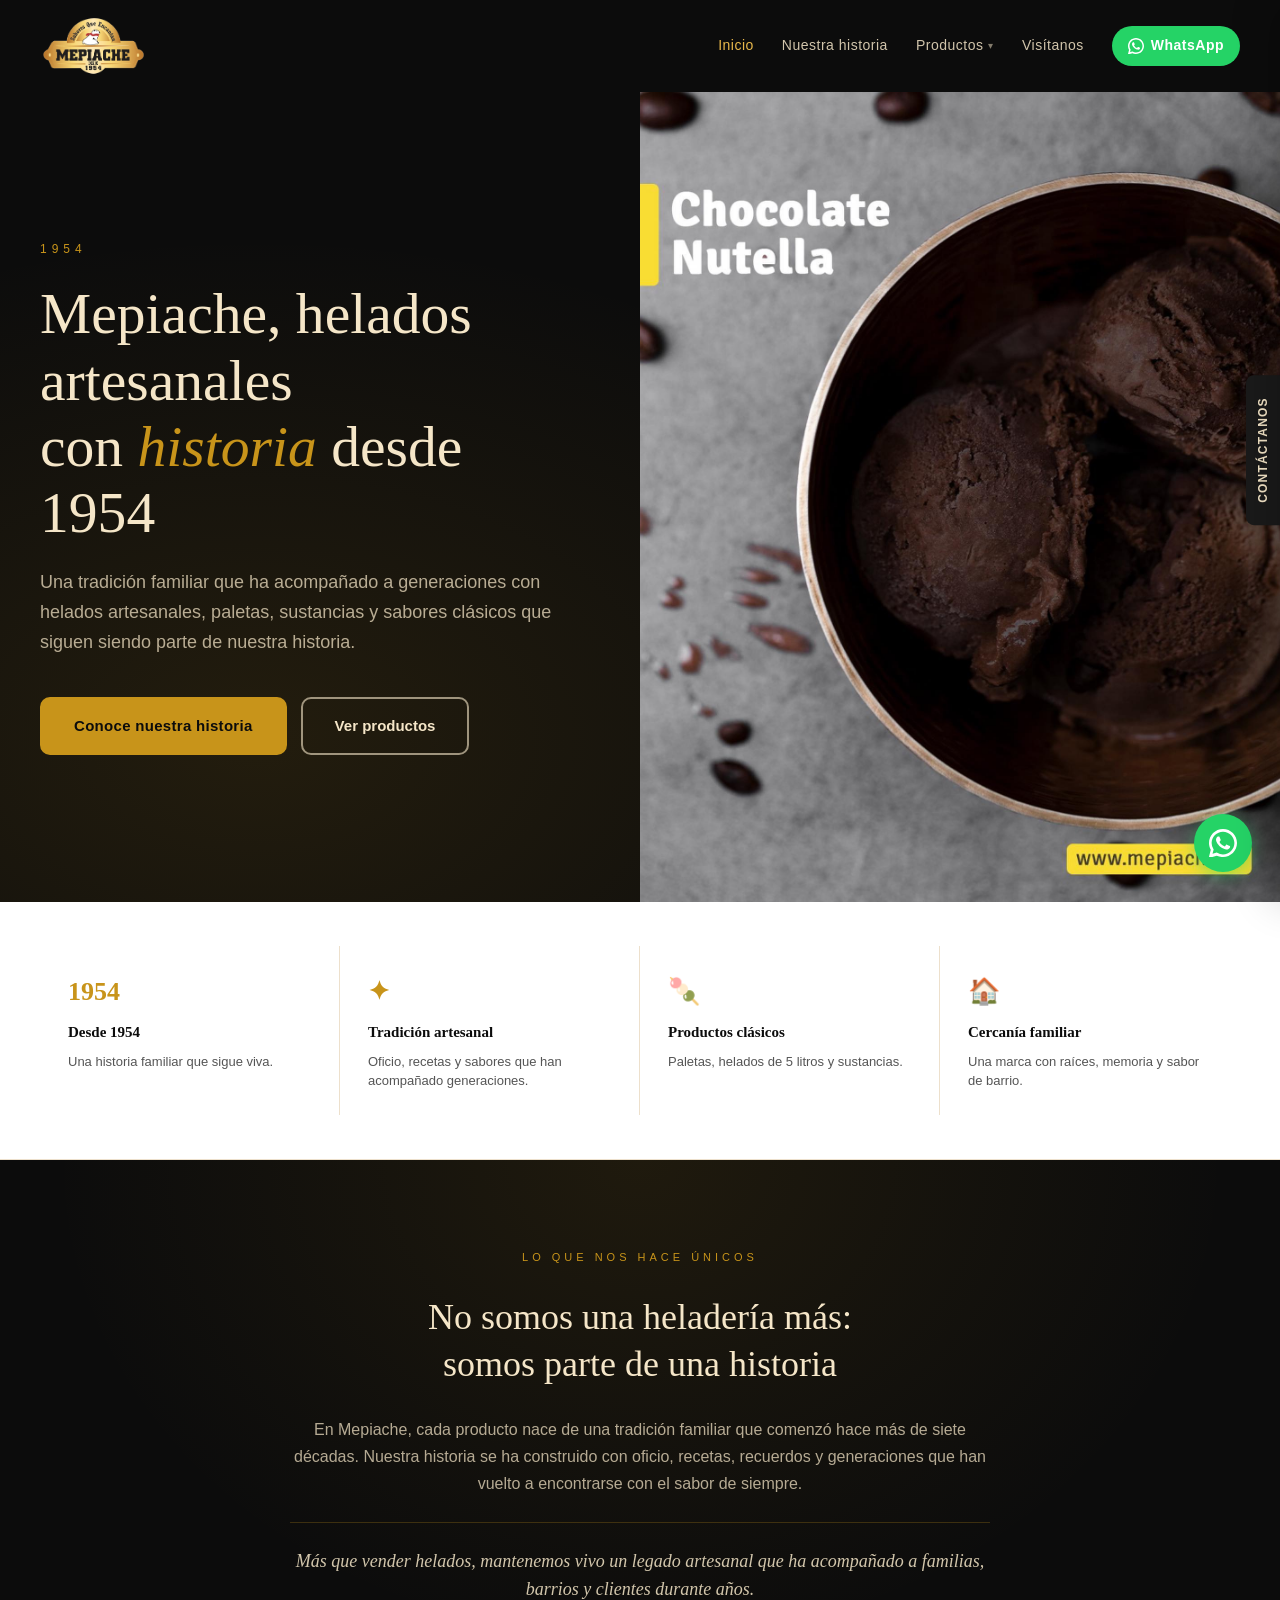
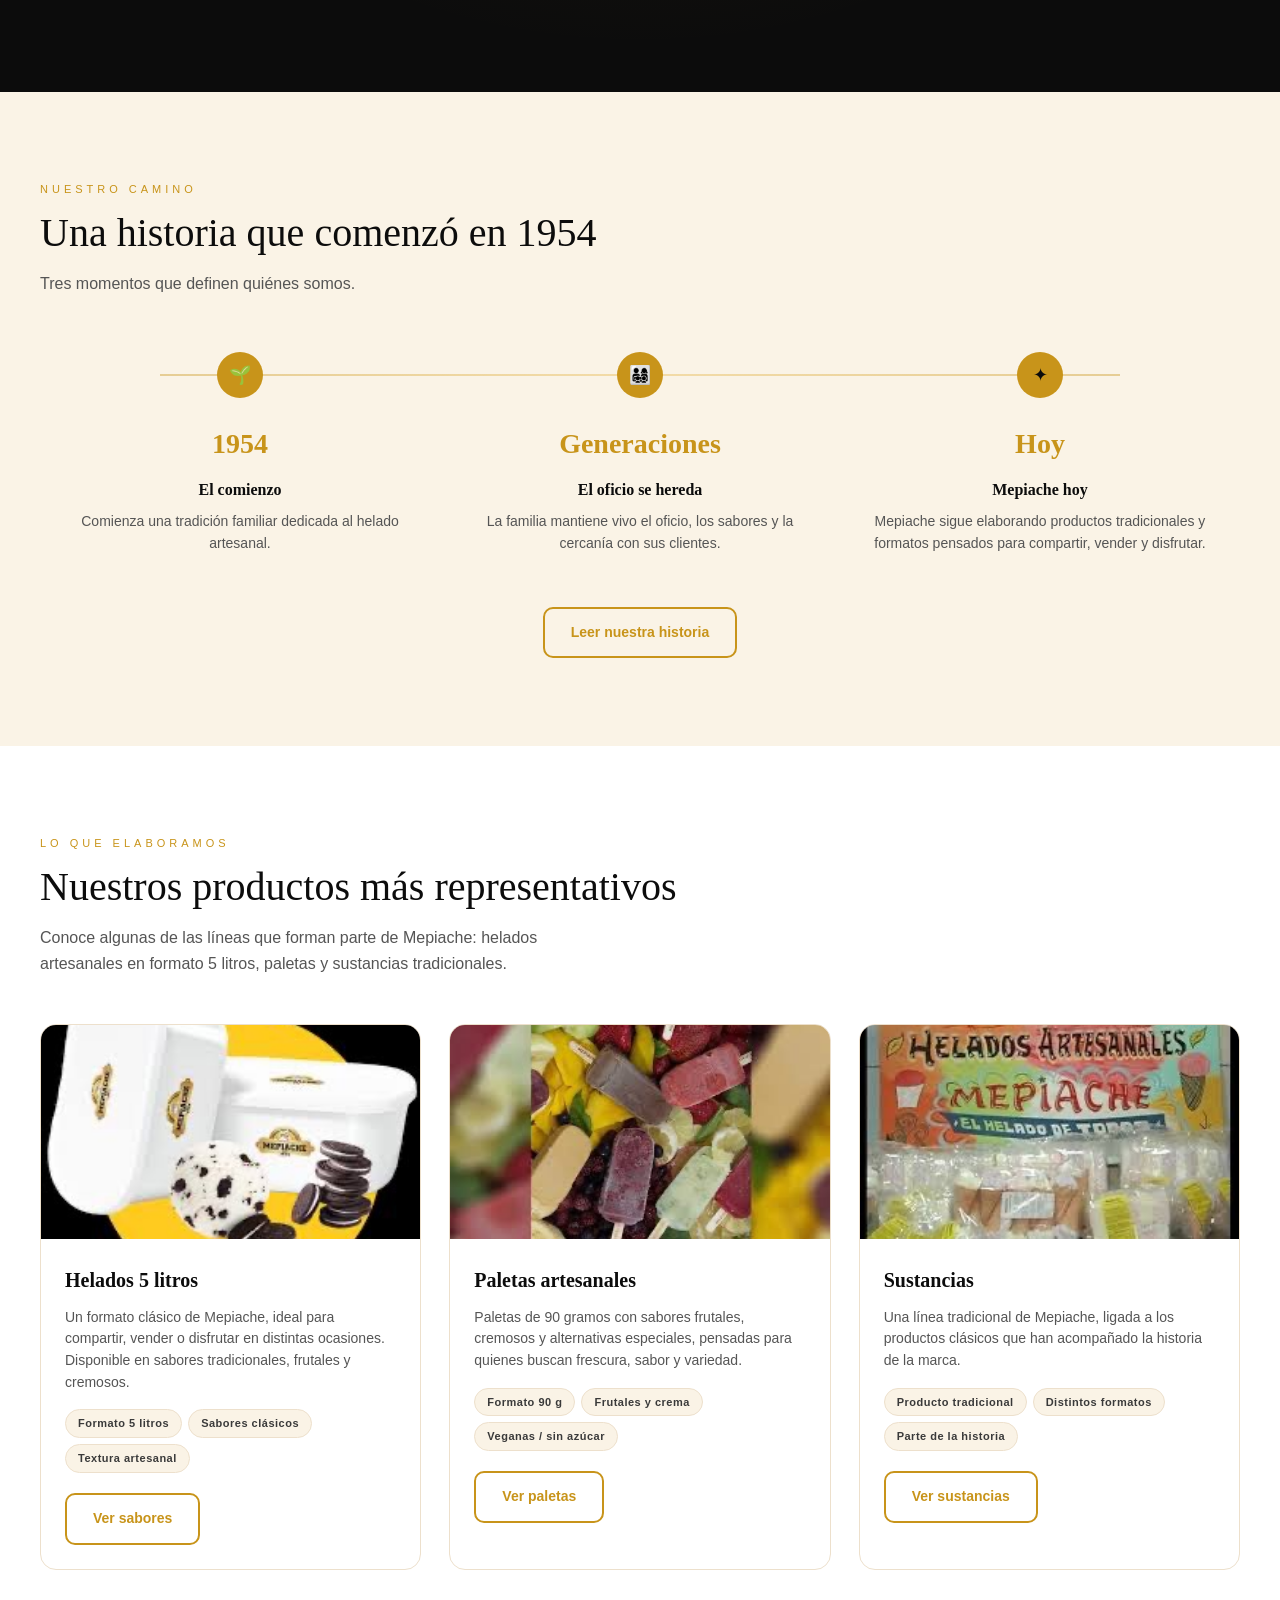
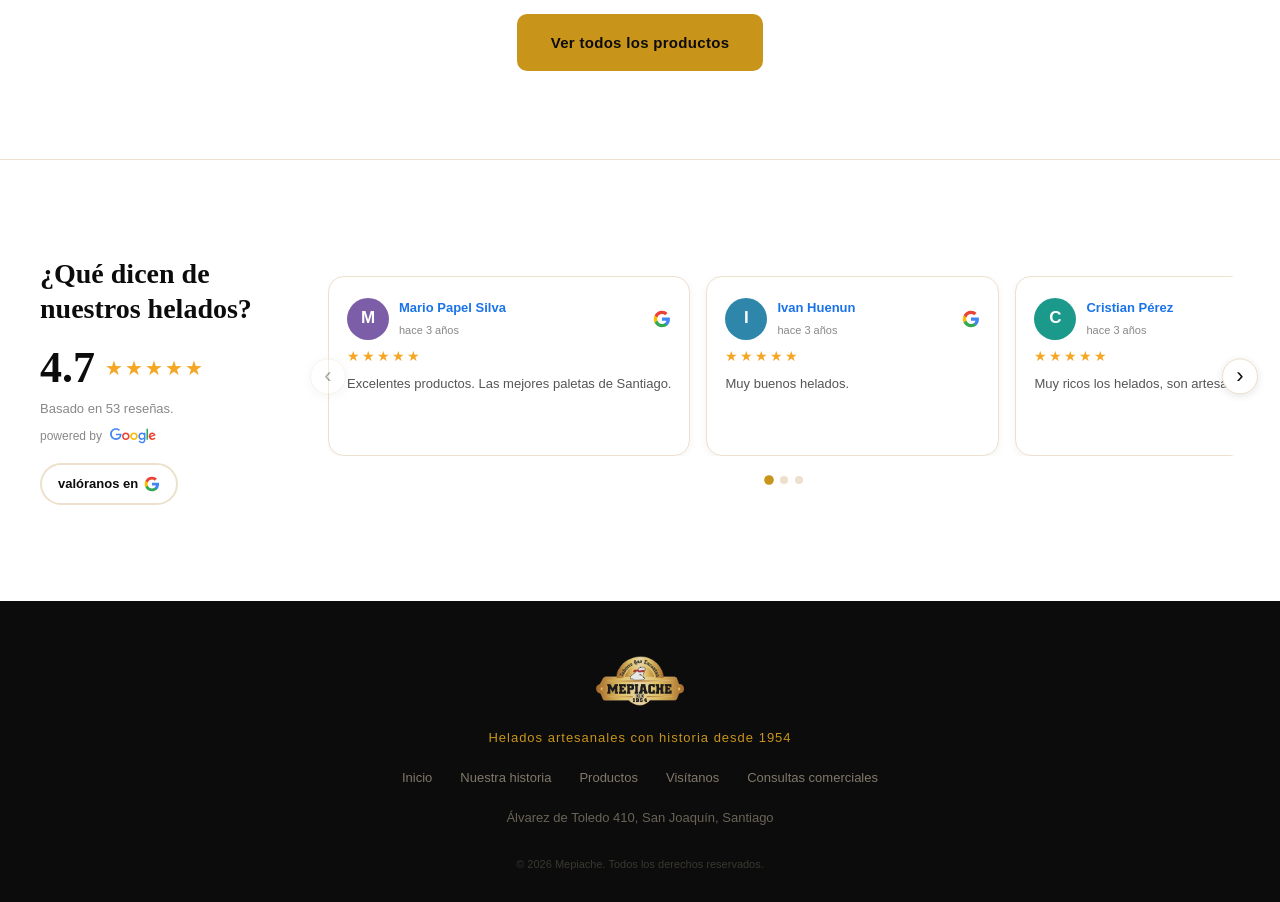
<file: index.html>
<!DOCTYPE html>
<html lang="es">
<head>
  <meta charset="UTF-8">
  <meta name="viewport" content="width=device-width, initial-scale=1.0">
  <title>Mepiache — Helados Artesanales Desde 1954</title>
  <meta name="description" content="Mepiache, heladería artesanal familiar con historia desde 1954. Paletas, helados y sustancias elaborados con oficio y tradición.">
  <!-- Open Graph -->
  <meta property="og:type"        content="website">
  <meta property="og:site_name"   content="Mepiache Helados Artesanales">
  <meta property="og:url"         content="https://mepiache.vercel.app/">
  <meta property="og:title"       content="Mepiache — Helados Artesanales Desde 1954">
  <meta property="og:description" content="Mepiache, heladería artesanal familiar con historia desde 1954. Paletas, helados y sustancias elaborados con oficio y tradición.">
  <meta property="og:image"       content="https://mepiache.vercel.app/img/og-image.jpg">
  <meta property="og:image:width" content="1200">
  <meta property="og:image:height" content="630">
  <!-- Twitter Card -->
  <meta name="twitter:card"        content="summary_large_image">
  <meta name="twitter:title"       content="Mepiache — Helados Artesanales Desde 1954">
  <meta name="twitter:description" content="Mepiache, heladería artesanal familiar con historia desde 1954. Paletas, helados y sustancias elaborados con oficio y tradición.">
  <meta name="twitter:image"       content="https://mepiache.vercel.app/img/og-image.jpg">
  <link rel="stylesheet" href="styles.css">
</head>
<body>

  <!-- ════════════════ HEADER ════════════════ -->
  <header class="header" id="inicio">
    <div class="container header-inner">
      <a href="/" class="logo-link">
        <img src="logo.png" alt="Mepiache Helados Artesanales" class="logo-img">
      </a>
      <button class="menu-toggle" aria-label="Abrir menú" aria-expanded="false">
        <span></span><span></span><span></span>
      </button>
      <nav class="nav">
        <a href="/" class="activo">Inicio</a>
        <a href="/historia">Nuestra historia</a>
        <div class="nav-item">
          <a href="/productos">Productos</a>
          <div class="dropdown-menu">
            <a href="/productos#paletas"><span class="dropdown-icono">🍡</span>Paletas</a>
            <a href="/productos#5litros"><span class="dropdown-icono">🍨</span>5 Litros</a>
            <a href="/productos#10litros"><span class="dropdown-icono">🏺</span>10 Litros</a>
            <a href="/productos#gelato"><span class="dropdown-icono">✨</span>Gelato Chef</a>
            <a href="/productos#sustancias"><span class="dropdown-icono">🤍</span>Sustancias</a>
          </div>
        </div>
        <a href="/visitanos">Visítanos</a>
        <a href="https://wa.me/56963914909?text=Hola%20Mepiache" target="_blank" class="btn-whatsapp">
          <svg xmlns="http://www.w3.org/2000/svg" width="16" height="16" fill="currentColor" viewBox="0 0 24 24"><path d="M17.472 14.382c-.297-.149-1.758-.867-2.03-.967-.273-.099-.471-.148-.67.15-.197.297-.767.966-.94 1.164-.173.199-.347.223-.644.075-.297-.15-1.255-.463-2.39-1.475-.883-.788-1.48-1.761-1.653-2.059-.173-.297-.018-.458.13-.606.134-.133.298-.347.446-.52.149-.174.198-.298.298-.497.099-.198.05-.371-.025-.52-.075-.149-.669-1.612-.916-2.207-.242-.579-.487-.5-.669-.51-.173-.008-.371-.01-.57-.01-.198 0-.52.074-.792.372-.272.297-1.04 1.016-1.04 2.479 0 1.462 1.065 2.875 1.213 3.074.149.198 2.096 3.2 5.077 4.487.709.306 1.262.489 1.694.625.712.227 1.36.195 1.871.118.571-.085 1.758-.719 2.006-1.413.248-.694.248-1.289.173-1.413-.074-.124-.272-.198-.57-.347z"/><path d="M12 0C5.373 0 0 5.373 0 12c0 2.124.558 4.122 1.535 5.854L.057 23.571a.75.75 0 00.914.914l5.674-1.472A11.942 11.942 0 0012 24c6.627 0 12-5.373 12-12S18.627 0 12 0zm0 21.75a9.713 9.713 0 01-4.951-1.355l-.355-.21-3.668.952.978-3.584-.23-.368A9.713 9.713 0 012.25 12C2.25 6.615 6.615 2.25 12 2.25S21.75 6.615 21.75 12 17.385 21.75 12 21.75z"/></svg>
          WhatsApp
        </a>
      </nav>
    </div>
  </header>

  <!-- ════════════════ HERO ════════════════ -->
  <section class="hero">
    <div class="hero-contenido container" style="max-width: none; padding-left: max(40px, calc((100vw - 1360px) / 2 + 40px));">
      <p class="hero-desde">1954</p>
      <h1>Mepiache, helados artesanales<br>con <em>historia</em> desde 1954</h1>
      <p class="hero-sub">Una tradición familiar que ha acompañado a generaciones con helados artesanales, paletas, sustancias y sabores clásicos que siguen siendo parte de nuestra historia.</p>
      <div class="hero-ctas">
        <a href="/historia" class="btn-primario">Conoce nuestra historia</a>
        <a href="/productos" class="btn-secundario">Ver productos</a>
      </div>
    </div>
    <div class="hero-imagen">
      <img src="img/chocolate-nutella.jpg" alt="Paleta artesanal Mepiache — Disfruta el verano">
    </div>
  </section>

  <!-- ════════════════ FRANJA DE IDENTIDAD ════════════════ -->
  <div class="identidad-strip">
    <div class="container">
      <div class="identidad-grid">

        <div class="identidad-card">
          <span class="identidad-anio">1954</span>
          <h3>Desde 1954</h3>
          <p>Una historia familiar que sigue viva.</p>
        </div>

        <div class="identidad-card">
          <span class="identidad-anio">✦</span>
          <h3>Tradición artesanal</h3>
          <p>Oficio, recetas y sabores que han acompañado generaciones.</p>
        </div>

        <div class="identidad-card">
          <span class="identidad-anio">🍡</span>
          <h3>Productos clásicos</h3>
          <p>Paletas, helados de 5 litros y sustancias.</p>
        </div>

        <div class="identidad-card">
          <span class="identidad-anio">🏠</span>
          <h3>Cercanía familiar</h3>
          <p>Una marca con raíces, memoria y sabor de barrio.</p>
        </div>

      </div>
    </div>
  </div>

  <!-- ════════════════ DIFERENCIADOR ════════════════ -->
  <section class="diferenciador">
    <div class="container">
      <span class="diferenciador-label">Lo que nos hace únicos</span>
      <h2>No somos una heladería más:<br>somos parte de una historia</h2>
      <p class="diferenciador-texto">En Mepiache, cada producto nace de una tradición familiar que comenzó hace más de siete décadas. Nuestra historia se ha construido con oficio, recetas, recuerdos y generaciones que han vuelto a encontrarse con el sabor de siempre.</p>
      <p class="diferenciador-cita">Más que vender helados, mantenemos vivo un legado artesanal que ha acompañado a familias, barrios y clientes durante años.</p>
    </div>
  </section>

  <!-- ════════════════ PREVIEW DE HISTORIA ════════════════ -->
  <section class="timeline-seccion">
    <div class="container">
      <div class="header-seccion">
        <span class="etiqueta-seccion">Nuestro camino</span>
        <h2 class="titulo-seccion">Una historia que comenzó en 1954</h2>
        <p class="subtitulo-seccion">Tres momentos que definen quiénes somos.</p>
      </div>

      <div class="timeline">

        <div class="timeline-item">
          <div class="timeline-punto"><span>🌱</span></div>
          <div>
            <span class="timeline-anio">1954</span>
            <h3>El comienzo</h3>
            <p>Comienza una tradición familiar dedicada al helado artesanal.</p>
          </div>
        </div>

        <div class="timeline-item">
          <div class="timeline-punto"><span>👨‍👩‍👧‍👦</span></div>
          <div>
            <span class="timeline-anio">Generaciones</span>
            <h3>El oficio se hereda</h3>
            <p>La familia mantiene vivo el oficio, los sabores y la cercanía con sus clientes.</p>
          </div>
        </div>

        <div class="timeline-item">
          <div class="timeline-punto"><span>✦</span></div>
          <div>
            <span class="timeline-anio">Hoy</span>
            <h3>Mepiache hoy</h3>
            <p>Mepiache sigue elaborando productos tradicionales y formatos pensados para compartir, vender y disfrutar.</p>
          </div>
        </div>

      </div>

      <div class="timeline-cta">
        <a href="/historia" class="btn-outline">Leer nuestra historia</a>
      </div>
    </div>
  </section>

  <!-- ════════════════ PREVIEW PRODUCTOS ════════════════ -->
  <section class="productos-preview">
    <div class="container">
      <span class="etiqueta-seccion">Lo que elaboramos</span>
      <h2 class="titulo-seccion">Nuestros productos más representativos</h2>
      <p class="subtitulo-seccion">Conoce algunas de las líneas que forman parte de Mepiache: helados artesanales en formato 5 litros, paletas y sustancias tradicionales.</p>

      <div class="productos-preview-grid">

        <div class="producto-preview-card">
          <div class="producto-preview-img">
            <img src="img/envase-5litros.jpg" alt="Helados Mepiache formato 5 litros">
          </div>
          <div class="producto-preview-cuerpo">
            <h3>Helados 5 litros</h3>
            <p>Un formato clásico de Mepiache, ideal para compartir, vender o disfrutar en distintas ocasiones. Disponible en sabores tradicionales, frutales y cremosos.</p>
            <div class="producto-chips">
              <span class="producto-chip">Formato 5 litros</span>
              <span class="producto-chip">Sabores clásicos</span>
              <span class="producto-chip">Textura artesanal</span>
            </div>
            <a href="/productos#5litros" class="btn-outline">Ver sabores</a>
          </div>
        </div>

        <div class="producto-preview-card">
          <div class="producto-preview-img">
            <img src="img/paletas-variedad.jpg" alt="Paletas artesanales Mepiache">
          </div>
          <div class="producto-preview-cuerpo">
            <h3>Paletas artesanales</h3>
            <p>Paletas de 90 gramos con sabores frutales, cremosos y alternativas especiales, pensadas para quienes buscan frescura, sabor y variedad.</p>
            <div class="producto-chips">
              <span class="producto-chip">Formato 90 g</span>
              <span class="producto-chip">Frutales y crema</span>
              <span class="producto-chip">Veganas / sin azúcar</span>
            </div>
            <a href="/productos#paletas" class="btn-outline">Ver paletas</a>
          </div>
        </div>

        <div class="producto-preview-card">
          <div class="producto-preview-img">
            <img src="img/local-historico.jpg" alt="Mepiache — heladería artesanal">
          </div>
          <div class="producto-preview-cuerpo">
            <h3>Sustancias</h3>
            <p>Una línea tradicional de Mepiache, ligada a los productos clásicos que han acompañado la historia de la marca.</p>
            <div class="producto-chips">
              <span class="producto-chip">Producto tradicional</span>
              <span class="producto-chip">Distintos formatos</span>
              <span class="producto-chip">Parte de la historia</span>
            </div>
            <a href="/productos#sustancias" class="btn-outline">Ver sustancias</a>
          </div>
        </div>

      </div>

      <div class="productos-preview-cta">
        <a href="/productos" class="btn-primario">Ver todos los productos</a>
      </div>
    </div>
  </section>

  <!-- ════════════════ RESEÑAS GOOGLE ════════════════ -->
  <section class="seccion seccion-blanca reviews-seccion">
    <div class="container">
      <div class="reviews-layout">

        <!-- Columna izquierda: puntaje -->
        <div class="reviews-summary">
          <h2 class="reviews-titulo">¿Qué dicen de nuestros helados?</h2>
          <div class="reviews-score">
            <span class="score-numero">4.7</span>
            <div class="stars-row">
              <span class="star">★</span><span class="star">★</span><span class="star">★</span><span class="star">★</span><span class="star half">★</span>
            </div>
          </div>
          <p class="score-base">Basado en 53 reseñas.</p>
          <p class="score-powered">powered by
            <svg width="46" height="16" viewBox="0 0 272 92" xmlns="http://www.w3.org/2000/svg" style="vertical-align:middle;margin-left:4px;"><path d="M115.75 47.18c0 12.77-9.99 22.18-22.25 22.18s-22.25-9.41-22.25-22.18C71.25 34.32 81.24 25 93.5 25s22.25 9.32 22.25 22.18zm-9.74 0c0-7.98-5.79-13.44-12.51-13.44S80.99 39.2 80.99 47.18c0 7.9 5.79 13.44 12.51 13.44s12.51-5.55 12.51-13.44z" fill="#EA4335"/><path d="M163.75 47.18c0 12.77-9.99 22.18-22.25 22.18s-22.25-9.41-22.25-22.18c0-12.85 9.99-22.18 22.25-22.18s22.25 9.32 22.25 22.18zm-9.74 0c0-7.98-5.79-13.44-12.51-13.44s-12.51 5.46-12.51 13.44c0 7.9 5.79 13.44 12.51 13.44s12.51-5.55 12.51-13.44z" fill="#FBBC05"/><path d="M209.75 26.34v39.82c0 16.38-9.66 23.07-21.08 23.07-10.75 0-17.22-7.19-19.66-13.07l8.48-3.53c1.51 3.61 5.21 7.87 11.17 7.87 7.31 0 11.84-4.51 11.84-13v-3.19h-.34c-2.18 2.69-6.38 5.04-11.68 5.04-11.09 0-21.25-9.66-21.25-22.09 0-12.52 10.16-22.26 21.25-22.26 5.29 0 9.49 2.35 11.68 4.96h.34v-3.61h9.25zm-8.56 20.92c0-7.81-5.21-13.52-11.84-13.52-6.72 0-12.35 5.71-12.35 13.52 0 7.73 5.63 13.36 12.35 13.36 6.63 0 11.84-5.63 11.84-13.36z" fill="#4285F4"/><path d="M225 3v65h-9.5V3h9.5z" fill="#34A853"/><path d="M262.02 54.48l7.56 5.04c-2.44 3.61-8.32 9.83-18.48 9.83-12.6 0-22.01-9.74-22.01-22.18 0-13.19 9.49-22.18 20.92-22.18 11.51 0 17.14 9.16 18.98 14.11l1.01 2.52-29.65 12.28c2.27 4.45 5.8 6.72 10.75 6.72 4.96 0 8.4-2.44 10.92-6.14zm-23.27-7.98l19.82-8.23c-1.09-2.77-4.37-4.7-8.23-4.7-4.95 0-11.84 4.37-11.59 12.93z" fill="#EA4335"/><path d="M35.29 41.41V32h31.91c.31 1.64.47 3.58.47 5.68 0 7.06-1.93 15.79-8.15 22.01-6.05 6.3-13.78 9.66-24.02 9.66C16.32 69.35.36 53.89.36 34.67.36 15.45 16.32 0 35.5 0c10.5 0 17.98 4.12 23.6 9.49l-6.64 6.64c-4.03-3.78-9.49-6.72-16.97-6.72-13.86 0-24.7 11.17-24.7 25.03 0 13.86 10.84 25.03 24.7 25.03 8.99 0 14.11-3.61 17.39-6.89 2.66-2.66 4.41-6.46 5.1-11.65l-22.49.08z" fill="#4285F4"/></svg>
          </p>
          <a href="https://www.google.com/maps/place/MEPIACHE+Ltda/@-33.4920769,-70.6336537,829m/data=!3m1!1e3!4m6!3m5!1s0x9662dab1fd8597ef:0xe120444253fe02da!8m2!3d-33.4922046!4d-70.6336706!16s%2Fg%2F1tkspktc" target="_blank" class="btn-valoranos">
            valóranos en
            <svg width="16" height="16" viewBox="0 0 24 24" fill="none" style="vertical-align:middle;"><path d="M22.56 12.25c0-.78-.07-1.53-.2-2.25H12v4.26h5.92c-.26 1.37-1.04 2.53-2.21 3.31v2.77h3.57c2.08-1.92 3.28-4.74 3.28-8.09z" fill="#4285F4"/><path d="M12 23c2.97 0 5.46-.98 7.28-2.66l-3.57-2.77c-.98.66-2.23 1.06-3.71 1.06-2.86 0-5.29-1.93-6.16-4.53H2.18v2.84C3.99 20.53 7.7 23 12 23z" fill="#34A853"/><path d="M5.84 14.09c-.22-.66-.35-1.36-.35-2.09s.13-1.43.35-2.09V7.07H2.18C1.43 8.55 1 10.22 1 12s.43 3.45 1.18 4.93l3.66-2.84z" fill="#FBBC05"/><path d="M12 5.38c1.62 0 3.06.56 4.21 1.64l3.15-3.15C17.45 2.09 14.97 1 12 1 7.7 1 3.99 3.47 2.18 7.07l3.66 2.84c.87-2.6 3.3-4.53 6.16-4.53z" fill="#EA4335"/></svg>
          </a>
        </div>

        <!-- Columna derecha: carrusel -->
        <div class="reviews-carousel-outer">
          <button class="carousel-btn carousel-prev" aria-label="Anterior">&#8249;</button>

          <div class="reviews-carousel-viewport">
            <div class="reviews-track" id="reviewsTrack">

              <div class="review-card">
                <div class="review-top">
                  <div class="review-avatar" style="background:#7B5EA7;">M</div>
                  <div class="review-meta">
                    <p class="review-nombre">Mario Papel Silva</p>
                    <p class="review-fecha">hace 3 años</p>
                  </div>
                  <svg class="review-google-icon" width="18" height="18" viewBox="0 0 24 24" fill="none"><path d="M22.56 12.25c0-.78-.07-1.53-.2-2.25H12v4.26h5.92c-.26 1.37-1.04 2.53-2.21 3.31v2.77h3.57c2.08-1.92 3.28-4.74 3.28-8.09z" fill="#4285F4"/><path d="M12 23c2.97 0 5.46-.98 7.28-2.66l-3.57-2.77c-.98.66-2.23 1.06-3.71 1.06-2.86 0-5.29-1.93-6.16-4.53H2.18v2.84C3.99 20.53 7.7 23 12 23z" fill="#34A853"/><path d="M5.84 14.09c-.22-.66-.35-1.36-.35-2.09s.13-1.43.35-2.09V7.07H2.18C1.43 8.55 1 10.22 1 12s.43 3.45 1.18 4.93l3.66-2.84z" fill="#FBBC05"/><path d="M12 5.38c1.62 0 3.06.56 4.21 1.64l3.15-3.15C17.45 2.09 14.97 1 12 1 7.7 1 3.99 3.47 2.18 7.07l3.66 2.84c.87-2.6 3.3-4.53 6.16-4.53z" fill="#EA4335"/></svg>
                </div>
                <div class="stars-row small"><span class="star">★</span><span class="star">★</span><span class="star">★</span><span class="star">★</span><span class="star">★</span></div>
                <p class="review-texto">Excelentes productos. Las mejores paletas de Santiago.</p>
              </div>

              <div class="review-card">
                <div class="review-top">
                  <div class="review-avatar" style="background:#2E86AB;">I</div>
                  <div class="review-meta">
                    <p class="review-nombre">Ivan Huenun</p>
                    <p class="review-fecha">hace 3 años</p>
                  </div>
                  <svg class="review-google-icon" width="18" height="18" viewBox="0 0 24 24" fill="none"><path d="M22.56 12.25c0-.78-.07-1.53-.2-2.25H12v4.26h5.92c-.26 1.37-1.04 2.53-2.21 3.31v2.77h3.57c2.08-1.92 3.28-4.74 3.28-8.09z" fill="#4285F4"/><path d="M12 23c2.97 0 5.46-.98 7.28-2.66l-3.57-2.77c-.98.66-2.23 1.06-3.71 1.06-2.86 0-5.29-1.93-6.16-4.53H2.18v2.84C3.99 20.53 7.7 23 12 23z" fill="#34A853"/><path d="M5.84 14.09c-.22-.66-.35-1.36-.35-2.09s.13-1.43.35-2.09V7.07H2.18C1.43 8.55 1 10.22 1 12s.43 3.45 1.18 4.93l3.66-2.84z" fill="#FBBC05"/><path d="M12 5.38c1.62 0 3.06.56 4.21 1.64l3.15-3.15C17.45 2.09 14.97 1 12 1 7.7 1 3.99 3.47 2.18 7.07l3.66 2.84c.87-2.6 3.3-4.53 6.16-4.53z" fill="#EA4335"/></svg>
                </div>
                <div class="stars-row small"><span class="star">★</span><span class="star">★</span><span class="star">★</span><span class="star">★</span><span class="star">★</span></div>
                <p class="review-texto">Muy buenos helados.</p>
              </div>

              <div class="review-card">
                <div class="review-top">
                  <div class="review-avatar" style="background:#1B998B;">C</div>
                  <div class="review-meta">
                    <p class="review-nombre">Cristian Pérez</p>
                    <p class="review-fecha">hace 3 años</p>
                  </div>
                  <svg class="review-google-icon" width="18" height="18" viewBox="0 0 24 24" fill="none"><path d="M22.56 12.25c0-.78-.07-1.53-.2-2.25H12v4.26h5.92c-.26 1.37-1.04 2.53-2.21 3.31v2.77h3.57c2.08-1.92 3.28-4.74 3.28-8.09z" fill="#4285F4"/><path d="M12 23c2.97 0 5.46-.98 7.28-2.66l-3.57-2.77c-.98.66-2.23 1.06-3.71 1.06-2.86 0-5.29-1.93-6.16-4.53H2.18v2.84C3.99 20.53 7.7 23 12 23z" fill="#34A853"/><path d="M5.84 14.09c-.22-.66-.35-1.36-.35-2.09s.13-1.43.35-2.09V7.07H2.18C1.43 8.55 1 10.22 1 12s.43 3.45 1.18 4.93l3.66-2.84z" fill="#FBBC05"/><path d="M12 5.38c1.62 0 3.06.56 4.21 1.64l3.15-3.15C17.45 2.09 14.97 1 12 1 7.7 1 3.99 3.47 2.18 7.07l3.66 2.84c.87-2.6 3.3-4.53 6.16-4.53z" fill="#EA4335"/></svg>
                </div>
                <div class="stars-row small"><span class="star">★</span><span class="star">★</span><span class="star">★</span><span class="star">★</span><span class="star">★</span></div>
                <p class="review-texto">Muy ricos los helados, son artesanales de muchos sabores. Hay doble, triple con fruta y también de máquina.</p>
              </div>

              <div class="review-card">
                <div class="review-top">
                  <div class="review-avatar" style="background:#E84855;">C</div>
                  <div class="review-meta">
                    <p class="review-nombre">Carmen L.</p>
                    <p class="review-fecha">hace 1 mes</p>
                  </div>
                  <svg class="review-google-icon" width="18" height="18" viewBox="0 0 24 24" fill="none"><path d="M22.56 12.25c0-.78-.07-1.53-.2-2.25H12v4.26h5.92c-.26 1.37-1.04 2.53-2.21 3.31v2.77h3.57c2.08-1.92 3.28-4.74 3.28-8.09z" fill="#4285F4"/><path d="M12 23c2.97 0 5.46-.98 7.28-2.66l-3.57-2.77c-.98.66-2.23 1.06-3.71 1.06-2.86 0-5.29-1.93-6.16-4.53H2.18v2.84C3.99 20.53 7.7 23 12 23z" fill="#34A853"/><path d="M5.84 14.09c-.22-.66-.35-1.36-.35-2.09s.13-1.43.35-2.09V7.07H2.18C1.43 8.55 1 10.22 1 12s.43 3.45 1.18 4.93l3.66-2.84z" fill="#FBBC05"/><path d="M12 5.38c1.62 0 3.06.56 4.21 1.64l3.15-3.15C17.45 2.09 14.97 1 12 1 7.7 1 3.99 3.47 2.18 7.07l3.66 2.84c.87-2.6 3.3-4.53 6.16-4.53z" fill="#EA4335"/></svg>
                </div>
                <div class="stars-row small"><span class="star">★</span><span class="star">★</span><span class="star">★</span><span class="star">★</span><span class="star">★</span></div>
                <p class="review-texto">Me recuerda a la infancia. Mi familia lleva generaciones comprando en Mepiache. El helado de Lúcuma Manjar no tiene comparación.</p>
              </div>

              <div class="review-card">
                <div class="review-top">
                  <div class="review-avatar" style="background:#F18F01;">P</div>
                  <div class="review-meta">
                    <p class="review-nombre">Pablo M.</p>
                    <p class="review-fecha">hace 2 meses</p>
                  </div>
                  <svg class="review-google-icon" width="18" height="18" viewBox="0 0 24 24" fill="none"><path d="M22.56 12.25c0-.78-.07-1.53-.2-2.25H12v4.26h5.92c-.26 1.37-1.04 2.53-2.21 3.31v2.77h3.57c2.08-1.92 3.28-4.74 3.28-8.09z" fill="#4285F4"/><path d="M12 23c2.97 0 5.46-.98 7.28-2.66l-3.57-2.77c-.98.66-2.23 1.06-3.71 1.06-2.86 0-5.29-1.93-6.16-4.53H2.18v2.84C3.99 20.53 7.7 23 12 23z" fill="#34A853"/><path d="M5.84 14.09c-.22-.66-.35-1.36-.35-2.09s.13-1.43.35-2.09V7.07H2.18C1.43 8.55 1 10.22 1 12s.43 3.45 1.18 4.93l3.66-2.84z" fill="#FBBC05"/><path d="M12 5.38c1.62 0 3.06.56 4.21 1.64l3.15-3.15C17.45 2.09 14.97 1 12 1 7.7 1 3.99 3.47 2.18 7.07l3.66 2.84c.87-2.6 3.3-4.53 6.16-4.53z" fill="#EA4335"/></svg>
                </div>
                <div class="stars-row small"><span class="star">★</span><span class="star">★</span><span class="star">★</span><span class="star">★</span><span class="star">★</span></div>
                <p class="review-texto">Fui por primera vez y quedé sorprendido. Se nota que son artesanales de verdad, con ingredientes frescos. Volvería siempre.</p>
              </div>

            </div>
          </div>

          <button class="carousel-btn carousel-next" aria-label="Siguiente">&#8250;</button>

          <div class="carousel-dots" id="reviewsDots"></div>
        </div>

      </div>
    </div>
  </section>

  <!-- ════════════════ FOOTER ════════════════ -->
  <footer class="footer">
    <div class="container footer-inner">
      <img src="logo.png" alt="Mepiache" class="footer-logo">
      <p class="footer-tagline" data-config="tagline">Helados artesanales con historia desde 1954</p>
      <div class="footer-links">
        <a href="/">Inicio</a>
        <a href="/historia">Nuestra historia</a>
        <a href="/productos">Productos</a>
        <a href="/visitanos">Visítanos</a>
        <button class="footer-link-discreto js-abrir-empresas">Consultas comerciales</button>
      </div>
      <p class="footer-datos" data-config="direccion">Álvarez de Toledo 410, San Joaquín, Santiago</p>
      <p class="footer-copy" data-config="copyright">© 2026 Mepiache. Todos los derechos reservados.</p>
    </div>
  </footer>

  <a href="https://wa.me/56963914909?text=Hola%20Mepiache" target="_blank" class="wa-flotante" title="Escribir por WhatsApp">
    <svg xmlns="http://www.w3.org/2000/svg" width="28" height="28" fill="white" viewBox="0 0 24 24"><path d="M17.472 14.382c-.297-.149-1.758-.867-2.03-.967-.273-.099-.471-.148-.67.15-.197.297-.767.966-.94 1.164-.173.199-.347.223-.644.075-.297-.15-1.255-.463-2.39-1.475-.883-.788-1.48-1.761-1.653-2.059-.173-.297-.018-.458.13-.606.134-.133.298-.347.446-.52.149-.174.198-.298.298-.497.099-.198.05-.371-.025-.52-.075-.149-.669-1.612-.916-2.207-.242-.579-.487-.5-.669-.51-.173-.008-.371-.01-.57-.01-.198 0-.52.074-.792.372-.272.297-1.04 1.016-1.04 2.479 0 1.462 1.065 2.875 1.213 3.074.149.198 2.096 3.2 5.077 4.487.709.306 1.262.489 1.694.625.712.227 1.36.195 1.871.118.571-.085 1.758-.719 2.006-1.413.248-.694.248-1.289.173-1.413-.074-.124-.272-.198-.57-.347z"/><path d="M12 0C5.373 0 0 5.373 0 12c0 2.124.558 4.122 1.535 5.854L.057 23.571a.75.75 0 00.914.914l5.674-1.472A11.942 11.942 0 0012 24c6.627 0 12-5.373 12-12S18.627 0 12 0zm0 21.75a9.713 9.713 0 01-4.951-1.355l-.355-.21-3.668.952.978-3.584-.23-.368A9.713 9.713 0 012.25 12C2.25 6.615 6.615 2.25 12 2.25S21.75 6.615 21.75 12 17.385 21.75 12 21.75z"/></svg>
  </a>

  <!-- DRAWER: inyectado por drawer.js -->


  <script src="config.js"></script>
  <script src="nav.js"></script>
  <script src="drawer.js"></script>
  <script src="contacto.js"></script>
  <script>
    // Reviews carousel
    (function () {
      const track   = document.getElementById('reviewsTrack');
      const dotsEl  = document.getElementById('reviewsDots');
      if (!track || !dotsEl) return;

      const cards   = Array.from(track.querySelectorAll('.review-card'));
      const prevBtn = document.querySelector('.carousel-prev');
      const nextBtn = document.querySelector('.carousel-next');
      let current   = 0;

      function visibleCount() {
        return window.innerWidth < 640 ? 1 : window.innerWidth < 960 ? 2 : 3;
      }

      function maxIndex() {
        return Math.max(0, cards.length - visibleCount());
      }

      function cardStep() {
        return cards[0] ? cards[0].offsetWidth + 16 : 0;
      }

      function buildDots() {
        dotsEl.innerHTML = '';
        const total = maxIndex() + 1;
        for (let i = 0; i < total; i++) {
          const btn = document.createElement('button');
          btn.className = 'carousel-dot' + (i === current ? ' activo' : '');
          btn.setAttribute('aria-label', 'Ir a reseña ' + (i + 1));
          btn.addEventListener('click', () => goTo(i));
          dotsEl.appendChild(btn);
        }
      }

      function goTo(index) {
        current = Math.max(0, Math.min(index, maxIndex()));
        track.style.transform = 'translateX(-' + (current * cardStep()) + 'px)';

        dotsEl.querySelectorAll('.carousel-dot').forEach(function (d, i) {
          d.classList.toggle('activo', i === current);
        });

        if (prevBtn) {
          prevBtn.disabled      = current === 0;
          prevBtn.style.opacity = current === 0 ? '0.35' : '1';
        }
        if (nextBtn) {
          nextBtn.disabled      = current >= maxIndex();
          nextBtn.style.opacity = current >= maxIndex() ? '0.35' : '1';
        }
      }

      if (prevBtn) prevBtn.addEventListener('click', function () { goTo(current - 1); });
      if (nextBtn) nextBtn.addEventListener('click', function () { goTo(current + 1); });

      buildDots();
      goTo(0);

      window.addEventListener('resize', function () {
        current = Math.min(current, maxIndex());
        buildDots();
        goTo(current);
      });
    })();
  </script>
</body>
</html>
</file>
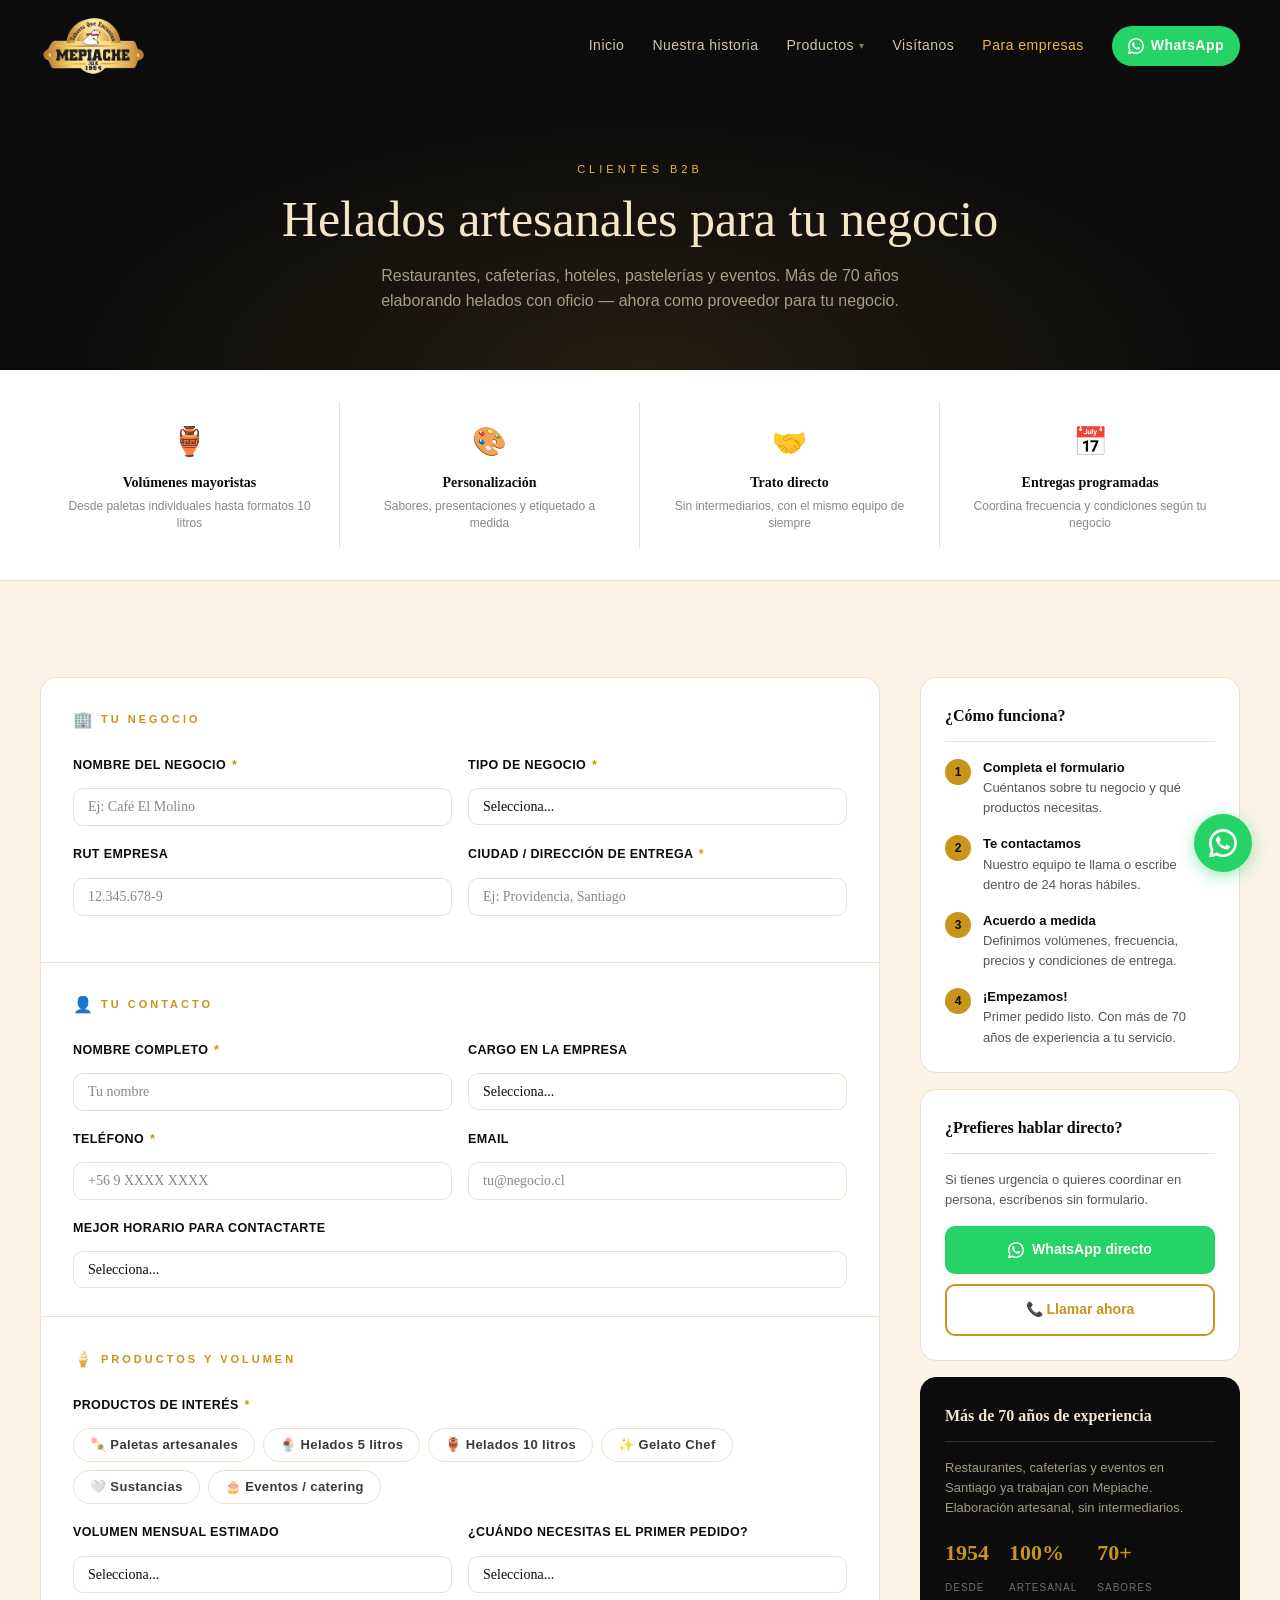
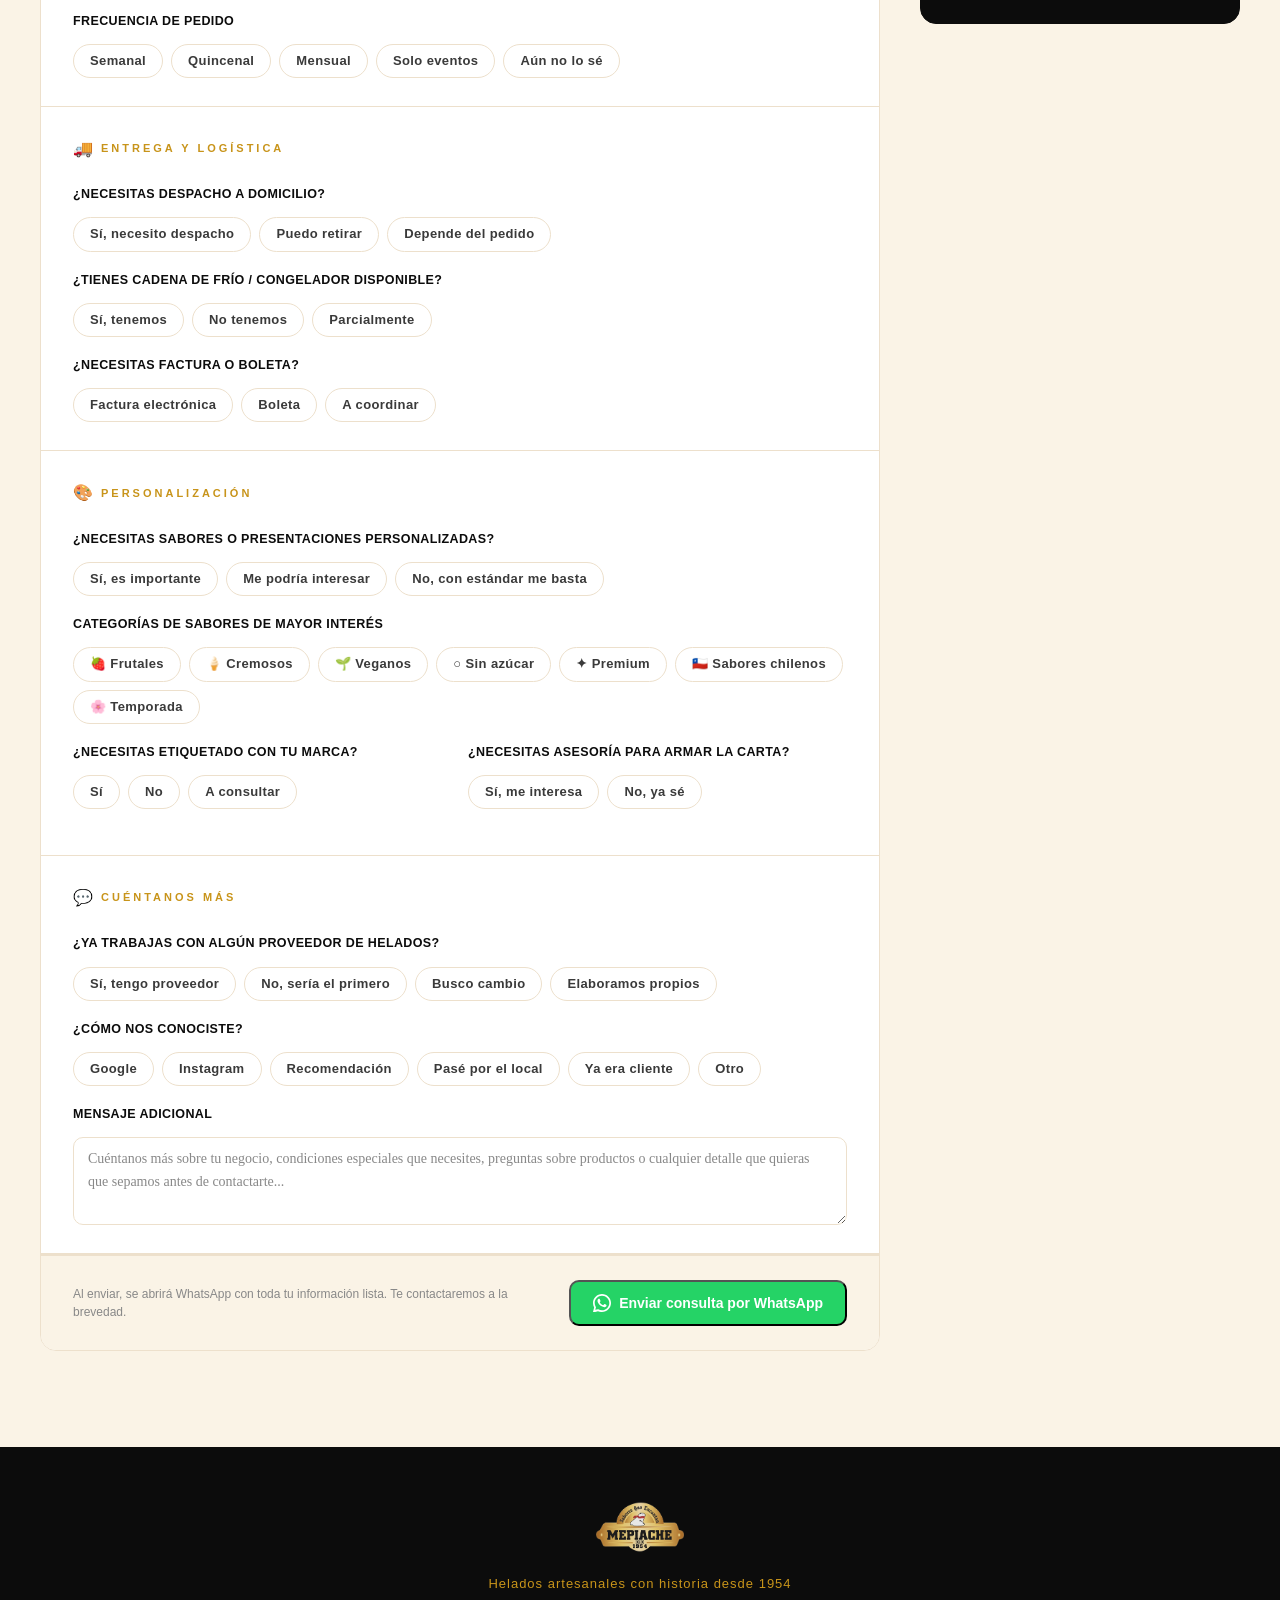
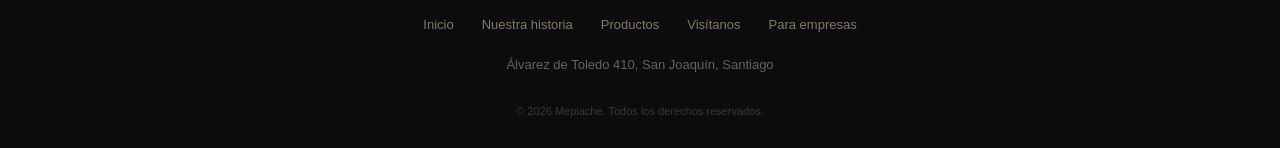
<file: b2b.html>
<!DOCTYPE html>
<html lang="es">
<head>
  <meta charset="UTF-8">
  <meta name="viewport" content="width=device-width, initial-scale=1.0">
  <title>Para Empresas — Mepiache Helados Artesanales</title>
  <meta name="description" content="Somos proveedores de helados artesanales para restaurantes, cafeterías, hoteles y eventos en Santiago. Más de 70 años de experiencia.">
  <!-- Open Graph -->
  <meta property="og:type"        content="website">
  <meta property="og:site_name"   content="Mepiache Helados Artesanales">
  <meta property="og:url"         content="https://mepiache.vercel.app/b2b">
  <meta property="og:title"       content="Para Empresas — Mepiache Helados Artesanales">
  <meta property="og:description" content="Somos proveedores de helados artesanales para restaurantes, cafeterías, hoteles y eventos en Santiago. Más de 70 años de experiencia.">
  <meta property="og:image"       content="https://mepiache.vercel.app/img/og-image.jpg">
  <meta property="og:image:width" content="1200">
  <meta property="og:image:height" content="630">
  <!-- Twitter Card -->
  <meta name="twitter:card"        content="summary_large_image">
  <meta name="twitter:title"       content="Para Empresas — Mepiache Helados Artesanales">
  <meta name="twitter:description" content="Somos proveedores de helados artesanales para restaurantes, cafeterías, hoteles y eventos en Santiago. Más de 70 años de experiencia.">
  <meta name="twitter:image"       content="https://mepiache.vercel.app/img/og-image.jpg">
  <link rel="stylesheet" href="styles.css">
</head>
<body>

  <!-- ════════════════ HEADER ════════════════ -->
  <header class="header">
    <div class="container header-inner">
      <a href="/" class="logo-link">
        <img src="logo.png" alt="Mepiache Helados Artesanales" class="logo-img">
      </a>
      <button class="menu-toggle" aria-label="Abrir menú" aria-expanded="false">
        <span></span><span></span><span></span>
      </button>
      <nav class="nav">
        <a href="/">Inicio</a>
        <a href="/historia">Nuestra historia</a>
        <div class="nav-item">
          <a href="/productos">Productos</a>
          <div class="dropdown-menu">
            <a href="/productos#paletas"><span class="dropdown-icono">🍡</span>Paletas</a>
            <a href="/productos#5litros"><span class="dropdown-icono">🍨</span>5 Litros</a>
            <a href="/productos#10litros"><span class="dropdown-icono">🏺</span>10 Litros</a>
            <a href="/productos#gelato"><span class="dropdown-icono">✨</span>Gelato Chef</a>
            <a href="/productos#sustancias"><span class="dropdown-icono">🤍</span>Sustancias</a>
          </div>
        </div>
        <a href="/visitanos">Visítanos</a>
        <a href="/b2b" class="activo">Para empresas</a>
        <a href="https://wa.me/56963914909?text=Hola%20Mepiache" target="_blank" class="btn-whatsapp">
          <svg xmlns="http://www.w3.org/2000/svg" width="16" height="16" fill="currentColor" viewBox="0 0 24 24"><path d="M17.472 14.382c-.297-.149-1.758-.867-2.03-.967-.273-.099-.471-.148-.67.15-.197.297-.767.966-.94 1.164-.173.199-.347.223-.644.075-.297-.15-1.255-.463-2.39-1.475-.883-.788-1.48-1.761-1.653-2.059-.173-.297-.018-.458.13-.606.134-.133.298-.347.446-.52.149-.174.198-.298.298-.497.099-.198.05-.371-.025-.52-.075-.149-.669-1.612-.916-2.207-.242-.579-.487-.5-.669-.51-.173-.008-.371-.01-.57-.01-.198 0-.52.074-.792.372-.272.297-1.04 1.016-1.04 2.479 0 1.462 1.065 2.875 1.213 3.074.149.198 2.096 3.2 5.077 4.487.709.306 1.262.489 1.694.625.712.227 1.36.195 1.871.118.571-.085 1.758-.719 2.006-1.413.248-.694.248-1.289.173-1.413-.074-.124-.272-.198-.57-.347z"/><path d="M12 0C5.373 0 0 5.373 0 12c0 2.124.558 4.122 1.535 5.854L.057 23.571a.75.75 0 00.914.914l5.674-1.472A11.942 11.942 0 0012 24c6.627 0 12-5.373 12-12S18.627 0 12 0zm0 21.75a9.713 9.713 0 01-4.951-1.355l-.355-.21-3.668.952.978-3.584-.23-.368A9.713 9.713 0 012.25 12C2.25 6.615 6.615 2.25 12 2.25S21.75 6.615 21.75 12 17.385 21.75 12 21.75z"/></svg>
          WhatsApp
        </a>
      </nav>
    </div>
  </header>

  <!-- ════════════════ PAGE HERO ════════════════ -->
  <section class="page-hero">
    <div class="container">
      <span class="etiqueta-seccion claro">Clientes B2B</span>
      <h1 class="page-hero-titulo">Helados artesanales para tu negocio</h1>
      <p class="page-hero-sub">Restaurantes, cafeterías, hoteles, pastelerías y eventos. Más de 70 años elaborando helados con oficio — ahora como proveedor para tu negocio.</p>
    </div>
  </section>

  <!-- ════════════════ BENEFICIOS ════════════════ -->
  <div class="b2b-beneficios-strip">
    <div class="container">
      <div class="b2b-beneficios-grid">
        <div class="b2b-beneficio">
          <span class="b2b-beneficio-icono">🏺</span>
          <h4>Volúmenes mayoristas</h4>
          <p>Desde paletas individuales hasta formatos 10 litros</p>
        </div>
        <div class="b2b-beneficio">
          <span class="b2b-beneficio-icono">🎨</span>
          <h4>Personalización</h4>
          <p>Sabores, presentaciones y etiquetado a medida</p>
        </div>
        <div class="b2b-beneficio">
          <span class="b2b-beneficio-icono">🤝</span>
          <h4>Trato directo</h4>
          <p>Sin intermediarios, con el mismo equipo de siempre</p>
        </div>
        <div class="b2b-beneficio">
          <span class="b2b-beneficio-icono">📅</span>
          <h4>Entregas programadas</h4>
          <p>Coordina frecuencia y condiciones según tu negocio</p>
        </div>
      </div>
    </div>
  </div>

  <!-- ════════════════ FORMULARIO ════════════════ -->
  <section class="seccion seccion-crema">
    <div class="container">
      <div class="b2b-layout">

        <!-- ── Formulario principal ── -->
        <div>
          <form id="form-b2b" class="b2b-form" novalidate>

            <!-- Sec 1: Tu negocio -->
            <div class="b2b-form-sec">
              <p class="b2b-sec-titulo"><span class="b2b-sec-icono">🏢</span> Tu negocio</p>
              <div class="b2b-grid-2">
                <div class="form-grupo">
                  <label class="form-label" for="negocio-nombre">Nombre del negocio <span class="req">*</span></label>
                  <input id="negocio-nombre" class="form-input" type="text" placeholder="Ej: Café El Molino" required>
                </div>
                <div class="form-grupo">
                  <label class="form-label" for="negocio-tipo">Tipo de negocio <span class="req">*</span></label>
                  <select id="negocio-tipo" class="form-select" required>
                    <option value="">Selecciona...</option>
                    <option>Restaurante</option>
                    <option>Cafetería / Café</option>
                    <option>Hotel / Hostal</option>
                    <option>Pastelería / Panadería</option>
                    <option>Catering / Eventos</option>
                    <option>Supermercado / Almacén / Minimarket</option>
                    <option>Heladería / Gelatería</option>
                    <option>Casino / Servicio de alimentación</option>
                    <option>Empresa / Corporativo</option>
                    <option>Colegio / Universidad</option>
                    <option>Otro</option>
                  </select>
                </div>
              </div>
              <div class="b2b-grid-2">
                <div class="form-grupo">
                  <label class="form-label" for="negocio-rut">RUT empresa</label>
                  <input id="negocio-rut" class="form-input" type="text" placeholder="12.345.678-9">
                </div>
                <div class="form-grupo">
                  <label class="form-label" for="negocio-ciudad">Ciudad / Dirección de entrega <span class="req">*</span></label>
                  <input id="negocio-ciudad" class="form-input" type="text" placeholder="Ej: Providencia, Santiago" required>
                </div>
              </div>
            </div>

            <!-- Sec 2: Tu contacto -->
            <div class="b2b-form-sec">
              <p class="b2b-sec-titulo"><span class="b2b-sec-icono">👤</span> Tu contacto</p>
              <div class="b2b-grid-2">
                <div class="form-grupo">
                  <label class="form-label" for="contacto-nombre">Nombre completo <span class="req">*</span></label>
                  <input id="contacto-nombre" class="form-input" type="text" placeholder="Tu nombre" required>
                </div>
                <div class="form-grupo">
                  <label class="form-label" for="contacto-cargo">Cargo en la empresa</label>
                  <select id="contacto-cargo" class="form-select">
                    <option value="">Selecciona...</option>
                    <option>Dueño / Dueña</option>
                    <option>Gerente general</option>
                    <option>Encargado de compras</option>
                    <option>Chef / Cocinero jefe</option>
                    <option>Administrador / Administradora</option>
                    <option>Coordinador de eventos</option>
                    <option>Otro</option>
                  </select>
                </div>
              </div>
              <div class="b2b-grid-2">
                <div class="form-grupo">
                  <label class="form-label" for="contacto-tel">Teléfono <span class="req">*</span></label>
                  <input id="contacto-tel" class="form-input" type="tel" placeholder="+56 9 XXXX XXXX" required>
                </div>
                <div class="form-grupo">
                  <label class="form-label" for="contacto-email">Email</label>
                  <input id="contacto-email" class="form-input" type="email" placeholder="tu@negocio.cl">
                </div>
              </div>
              <div class="form-grupo">
                <label class="form-label" for="contacto-horario">Mejor horario para contactarte</label>
                <select id="contacto-horario" class="form-select">
                  <option value="">Selecciona...</option>
                  <option>Mañana (9:00 – 12:00)</option>
                  <option>Mediodía (12:00 – 14:00)</option>
                  <option>Tarde (14:00 – 18:00)</option>
                  <option>Cualquier hora de oficina</option>
                  <option>Solo WhatsApp (respondo cuando pueda)</option>
                </select>
              </div>
            </div>

            <!-- Sec 3: Productos y volumen -->
            <div class="b2b-form-sec">
              <p class="b2b-sec-titulo"><span class="b2b-sec-icono">🍦</span> Productos y volumen</p>
              <div class="form-grupo">
                <label class="form-label">Productos de interés <span class="req">*</span></label>
                <div class="form-chips">
                  <label><input type="checkbox" name="productos" class="form-chip-input" data-label="Paletas artesanales"><span class="form-chip-label">🍡 Paletas artesanales</span></label>
                  <label><input type="checkbox" name="productos" class="form-chip-input" data-label="Helados 5 litros"><span class="form-chip-label">🍨 Helados 5 litros</span></label>
                  <label><input type="checkbox" name="productos" class="form-chip-input" data-label="Helados 10 litros"><span class="form-chip-label">🏺 Helados 10 litros</span></label>
                  <label><input type="checkbox" name="productos" class="form-chip-input" data-label="Gelato Chef"><span class="form-chip-label">✨ Gelato Chef</span></label>
                  <label><input type="checkbox" name="productos" class="form-chip-input" data-label="Sustancias para elaboración"><span class="form-chip-label">🤍 Sustancias</span></label>
                  <label><input type="checkbox" name="productos" class="form-chip-input" data-label="Productos para eventos / catering"><span class="form-chip-label">🎂 Eventos / catering</span></label>
                </div>
                <p class="form-error-msg" id="productos-error">Selecciona al menos un producto</p>
              </div>
              <div class="b2b-grid-2">
                <div class="form-grupo">
                  <label class="form-label" for="volumen">Volumen mensual estimado</label>
                  <select id="volumen" class="form-select">
                    <option value="">Selecciona...</option>
                    <option>Menos de 50 unidades / mes</option>
                    <option>50 – 200 unidades / mes</option>
                    <option>200 – 500 unidades / mes</option>
                    <option>Más de 500 unidades / mes</option>
                    <option>Pedido único / evento</option>
                    <option>Aún no lo sé</option>
                  </select>
                </div>
                <div class="form-grupo">
                  <label class="form-label" for="primer-pedido">¿Cuándo necesitas el primer pedido?</label>
                  <select id="primer-pedido" class="form-select">
                    <option value="">Selecciona...</option>
                    <option>Lo antes posible</option>
                    <option>En 1 – 2 semanas</option>
                    <option>Este mes</option>
                    <option>El próximo mes</option>
                    <option>Estoy cotizando (sin fecha aún)</option>
                  </select>
                </div>
              </div>
              <div class="form-grupo">
                <label class="form-label">Frecuencia de pedido</label>
                <div class="form-chips">
                  <label><input type="radio" name="frecuencia" class="form-chip-input form-chip-radio" data-label="Semanal"><span class="form-chip-label">Semanal</span></label>
                  <label><input type="radio" name="frecuencia" class="form-chip-input form-chip-radio" data-label="Quincenal"><span class="form-chip-label">Quincenal</span></label>
                  <label><input type="radio" name="frecuencia" class="form-chip-input form-chip-radio" data-label="Mensual"><span class="form-chip-label">Mensual</span></label>
                  <label><input type="radio" name="frecuencia" class="form-chip-input form-chip-radio" data-label="Solo para eventos puntuales"><span class="form-chip-label">Solo eventos</span></label>
                  <label><input type="radio" name="frecuencia" class="form-chip-input form-chip-radio" data-label="Aún no lo sé"><span class="form-chip-label">Aún no lo sé</span></label>
                </div>
              </div>
            </div>

            <!-- Sec 4: Logística -->
            <div class="b2b-form-sec">
              <p class="b2b-sec-titulo"><span class="b2b-sec-icono">🚚</span> Entrega y logística</p>
              <div class="form-grupo">
                <label class="form-label">¿Necesitas despacho a domicilio?</label>
                <div class="form-chips">
                  <label><input type="radio" name="despacho" class="form-chip-input form-chip-radio" data-label="Sí, necesito despacho a mi local"><span class="form-chip-label">Sí, necesito despacho</span></label>
                  <label><input type="radio" name="despacho" class="form-chip-input form-chip-radio" data-label="Puedo retirar en San Joaquín"><span class="form-chip-label">Puedo retirar</span></label>
                  <label><input type="radio" name="despacho" class="form-chip-input form-chip-radio" data-label="Depende del volumen del pedido"><span class="form-chip-label">Depende del pedido</span></label>
                </div>
              </div>
              <div class="form-grupo">
                <label class="form-label">¿Tienes cadena de frío / congelador disponible?</label>
                <div class="form-chips">
                  <label><input type="radio" name="frio" class="form-chip-input form-chip-radio" data-label="Sí, tenemos congelador adecuado"><span class="form-chip-label">Sí, tenemos</span></label>
                  <label><input type="radio" name="frio" class="form-chip-input form-chip-radio" data-label="No tenemos, necesitamos orientación"><span class="form-chip-label">No tenemos</span></label>
                  <label><input type="radio" name="frio" class="form-chip-input form-chip-radio" data-label="Tenemos de forma parcial"><span class="form-chip-label">Parcialmente</span></label>
                </div>
              </div>
              <div class="form-grupo">
                <label class="form-label">¿Necesitas factura o boleta?</label>
                <div class="form-chips">
                  <label><input type="radio" name="factura" class="form-chip-input form-chip-radio" data-label="Factura electrónica"><span class="form-chip-label">Factura electrónica</span></label>
                  <label><input type="radio" name="factura" class="form-chip-input form-chip-radio" data-label="Boleta"><span class="form-chip-label">Boleta</span></label>
                  <label><input type="radio" name="factura" class="form-chip-input form-chip-radio" data-label="Indiferente / A coordinar"><span class="form-chip-label">A coordinar</span></label>
                </div>
              </div>
            </div>

            <!-- Sec 5: Personalización -->
            <div class="b2b-form-sec">
              <p class="b2b-sec-titulo"><span class="b2b-sec-icono">🎨</span> Personalización</p>
              <div class="form-grupo">
                <label class="form-label">¿Necesitas sabores o presentaciones personalizadas?</label>
                <div class="form-chips">
                  <label><input type="radio" name="personalizado" class="form-chip-input form-chip-radio" data-label="Sí, es importante para nosotros"><span class="form-chip-label">Sí, es importante</span></label>
                  <label><input type="radio" name="personalizado" class="form-chip-input form-chip-radio" data-label="Me podría interesar saber más"><span class="form-chip-label">Me podría interesar</span></label>
                  <label><input type="radio" name="personalizado" class="form-chip-input form-chip-radio" data-label="No, con los sabores estándar me basta"><span class="form-chip-label">No, con estándar me basta</span></label>
                </div>
              </div>
              <div class="form-grupo">
                <label class="form-label">Categorías de sabores de mayor interés</label>
                <div class="form-chips">
                  <label><input type="checkbox" name="sabores-tipo" class="form-chip-input" data-label="Frutales"><span class="form-chip-label">🍓 Frutales</span></label>
                  <label><input type="checkbox" name="sabores-tipo" class="form-chip-input" data-label="Cremosos / Lácteos"><span class="form-chip-label">🍦 Cremosos</span></label>
                  <label><input type="checkbox" name="sabores-tipo" class="form-chip-input" data-label="Veganos / Sin lactosa"><span class="form-chip-label">🌱 Veganos</span></label>
                  <label><input type="checkbox" name="sabores-tipo" class="form-chip-input" data-label="Sin azúcar"><span class="form-chip-label">○ Sin azúcar</span></label>
                  <label><input type="checkbox" name="sabores-tipo" class="form-chip-input" data-label="Premium / Gourmet"><span class="form-chip-label">✦ Premium</span></label>
                  <label><input type="checkbox" name="sabores-tipo" class="form-chip-input" data-label="Sabores chilenos clásicos (lúcuma, chirimoya, manjar)"><span class="form-chip-label">🇨🇱 Sabores chilenos</span></label>
                  <label><input type="checkbox" name="sabores-tipo" class="form-chip-input" data-label="Sabores de temporada"><span class="form-chip-label">🌸 Temporada</span></label>
                </div>
              </div>
              <div class="b2b-grid-2">
                <div class="form-grupo">
                  <label class="form-label">¿Necesitas etiquetado con tu marca?</label>
                  <div class="form-chips">
                    <label><input type="radio" name="etiquetado" class="form-chip-input form-chip-radio" data-label="Sí, quiero etiquetado con mi marca"><span class="form-chip-label">Sí</span></label>
                    <label><input type="radio" name="etiquetado" class="form-chip-input form-chip-radio" data-label="No, con etiqueta Mepiache está bien"><span class="form-chip-label">No</span></label>
                    <label><input type="radio" name="etiquetado" class="form-chip-input form-chip-radio" data-label="A consultar"><span class="form-chip-label">A consultar</span></label>
                  </div>
                </div>
                <div class="form-grupo">
                  <label class="form-label">¿Necesitas asesoría para armar la carta?</label>
                  <div class="form-chips">
                    <label><input type="radio" name="asesoria" class="form-chip-input form-chip-radio" data-label="Sí, me gustaría orientación para la carta"><span class="form-chip-label">Sí, me interesa</span></label>
                    <label><input type="radio" name="asesoria" class="form-chip-input form-chip-radio" data-label="No, ya sé lo que necesito"><span class="form-chip-label">No, ya sé</span></label>
                  </div>
                </div>
              </div>
            </div>

            <!-- Sec 6: Sobre tu situación actual -->
            <div class="b2b-form-sec">
              <p class="b2b-sec-titulo"><span class="b2b-sec-icono">💬</span> Cuéntanos más</p>
              <div class="form-grupo">
                <label class="form-label">¿Ya trabajas con algún proveedor de helados?</label>
                <div class="form-chips">
                  <label><input type="radio" name="proveedor" class="form-chip-input form-chip-radio" data-label="Sí, tengo proveedor actual"><span class="form-chip-label">Sí, tengo proveedor</span></label>
                  <label><input type="radio" name="proveedor" class="form-chip-input form-chip-radio" data-label="No, sería el primero"><span class="form-chip-label">No, sería el primero</span></label>
                  <label><input type="radio" name="proveedor" class="form-chip-input form-chip-radio" data-label="Tenía uno pero busco cambio"><span class="form-chip-label">Busco cambio</span></label>
                  <label><input type="radio" name="proveedor" class="form-chip-input form-chip-radio" data-label="Actualmente elaboramos nuestros propios helados"><span class="form-chip-label">Elaboramos propios</span></label>
                </div>
              </div>
              <div class="form-grupo">
                <label class="form-label">¿Cómo nos conociste?</label>
                <div class="form-chips">
                  <label><input type="radio" name="origen" class="form-chip-input form-chip-radio" data-label="Google / búsqueda web"><span class="form-chip-label">Google</span></label>
                  <label><input type="radio" name="origen" class="form-chip-input form-chip-radio" data-label="Instagram"><span class="form-chip-label">Instagram</span></label>
                  <label><input type="radio" name="origen" class="form-chip-input form-chip-radio" data-label="Recomendación de otro negocio"><span class="form-chip-label">Recomendación</span></label>
                  <label><input type="radio" name="origen" class="form-chip-input form-chip-radio" data-label="Pasé por el local en San Joaquín"><span class="form-chip-label">Pasé por el local</span></label>
                  <label><input type="radio" name="origen" class="form-chip-input form-chip-radio" data-label="Ya era cliente como persona"><span class="form-chip-label">Ya era cliente</span></label>
                  <label><input type="radio" name="origen" class="form-chip-input form-chip-radio" data-label="Otro"><span class="form-chip-label">Otro</span></label>
                </div>
              </div>
              <div class="form-grupo">
                <label class="form-label" for="mensaje">Mensaje adicional</label>
                <textarea id="mensaje" class="form-textarea" placeholder="Cuéntanos más sobre tu negocio, condiciones especiales que necesites, preguntas sobre productos o cualquier detalle que quieras que sepamos antes de contactarte..."></textarea>
              </div>
            </div>

            <!-- Submit -->
            <div class="b2b-submit-area">
              <p class="b2b-submit-nota">Al enviar, se abrirá WhatsApp con toda tu información lista. Te contactaremos a la brevedad.</p>
              <button type="submit" class="btn-wa">
                <svg xmlns="http://www.w3.org/2000/svg" width="18" height="18" fill="currentColor" viewBox="0 0 24 24"><path d="M17.472 14.382c-.297-.149-1.758-.867-2.03-.967-.273-.099-.471-.148-.67.15-.197.297-.767.966-.94 1.164-.173.199-.347.223-.644.075-.297-.15-1.255-.463-2.39-1.475-.883-.788-1.48-1.761-1.653-2.059-.173-.297-.018-.458.13-.606.134-.133.298-.347.446-.52.149-.174.198-.298.298-.497.099-.198.05-.371-.025-.52-.075-.149-.669-1.612-.916-2.207-.242-.579-.487-.5-.669-.51-.173-.008-.371-.01-.57-.01-.198 0-.52.074-.792.372-.272.297-1.04 1.016-1.04 2.479 0 1.462 1.065 2.875 1.213 3.074.149.198 2.096 3.2 5.077 4.487.709.306 1.262.489 1.694.625.712.227 1.36.195 1.871.118.571-.085 1.758-.719 2.006-1.413.248-.694.248-1.289.173-1.413-.074-.124-.272-.198-.57-.347z"/><path d="M12 0C5.373 0 0 5.373 0 12c0 2.124.558 4.122 1.535 5.854L.057 23.571a.75.75 0 00.914.914l5.674-1.472A11.942 11.942 0 0012 24c6.627 0 12-5.373 12-12S18.627 0 12 0zm0 21.75a9.713 9.713 0 01-4.951-1.355l-.355-.21-3.668.952.978-3.584-.23-.368A9.713 9.713 0 012.25 12C2.25 6.615 6.615 2.25 12 2.25S21.75 6.615 21.75 12 17.385 21.75 12 21.75z"/></svg>
                Enviar consulta por WhatsApp
              </button>
            </div>

          </form>
        </div>

        <!-- ── Sidebar ── -->
        <aside class="b2b-sidebar">

          <div class="b2b-sidebar-card">
            <h3>¿Cómo funciona?</h3>
            <div class="b2b-paso">
              <div class="b2b-paso-num">1</div>
              <p><strong>Completa el formulario</strong><br>Cuéntanos sobre tu negocio y qué productos necesitas.</p>
            </div>
            <div class="b2b-paso">
              <div class="b2b-paso-num">2</div>
              <p><strong>Te contactamos</strong><br>Nuestro equipo te llama o escribe dentro de 24 horas hábiles.</p>
            </div>
            <div class="b2b-paso">
              <div class="b2b-paso-num">3</div>
              <p><strong>Acuerdo a medida</strong><br>Definimos volúmenes, frecuencia, precios y condiciones de entrega.</p>
            </div>
            <div class="b2b-paso">
              <div class="b2b-paso-num">4</div>
              <p><strong>¡Empezamos!</strong><br>Primer pedido listo. Con más de 70 años de experiencia a tu servicio.</p>
            </div>
          </div>

          <div class="b2b-sidebar-card">
            <h3>¿Prefieres hablar directo?</h3>
            <p style="font-family: Arial, sans-serif; font-size: 13px; color: var(--gris-texto); margin-bottom: 16px; line-height: 1.55;">Si tienes urgencia o quieres coordinar en persona, escríbenos sin formulario.</p>
            <div style="display: flex; flex-direction: column; gap: 10px;">
              <a href="https://wa.me/56963914909?text=Hola%20Mepiache,%20quiero%20consultar%20sobre%20ser%20cliente%20B2B" target="_blank" class="btn-wa btn-full">
                <svg xmlns="http://www.w3.org/2000/svg" width="16" height="16" fill="currentColor" viewBox="0 0 24 24"><path d="M17.472 14.382c-.297-.149-1.758-.867-2.03-.967-.273-.099-.471-.148-.67.15-.197.297-.767.966-.94 1.164-.173.199-.347.223-.644.075-.297-.15-1.255-.463-2.39-1.475-.883-.788-1.48-1.761-1.653-2.059-.173-.297-.018-.458.13-.606.134-.133.298-.347.446-.52.149-.174.198-.298.298-.497.099-.198.05-.371-.025-.52-.075-.149-.669-1.612-.916-2.207-.242-.579-.487-.5-.669-.51-.173-.008-.371-.01-.57-.01-.198 0-.52.074-.792.372-.272.297-1.04 1.016-1.04 2.479 0 1.462 1.065 2.875 1.213 3.074.149.198 2.096 3.2 5.077 4.487.709.306 1.262.489 1.694.625.712.227 1.36.195 1.871.118.571-.085 1.758-.719 2.006-1.413.248-.694.248-1.289.173-1.413-.074-.124-.272-.198-.57-.347z"/><path d="M12 0C5.373 0 0 5.373 0 12c0 2.124.558 4.122 1.535 5.854L.057 23.571a.75.75 0 00.914.914l5.674-1.472A11.942 11.942 0 0012 24c6.627 0 12-5.373 12-12S18.627 0 12 0zm0 21.75a9.713 9.713 0 01-4.951-1.355l-.355-.21-3.668.952.978-3.584-.23-.368A9.713 9.713 0 012.25 12C2.25 6.615 6.615 2.25 12 2.25S21.75 6.615 21.75 12 17.385 21.75 12 21.75z"/></svg>
                WhatsApp directo
              </a>
              <a href="tel:+56963914909" class="btn-outline btn-full">📞 Llamar ahora</a>
            </div>
          </div>

          <div class="b2b-sidebar-card oscuro">
            <h3>Más de 70 años de experiencia</h3>
            <p style="font-family: Arial, sans-serif; font-size: 13px; color: rgba(245,230,200,0.65); line-height: 1.55; margin: 0;">Restaurantes, cafeterías y eventos en Santiago ya trabajan con Mepiache. Elaboración artesanal, sin intermediarios.</p>
            <div class="b2b-stats-mini">
              <div class="b2b-stat-mini">
                <strong>1954</strong>
                <span>Desde</span>
              </div>
              <div class="b2b-stat-mini">
                <strong>100%</strong>
                <span>Artesanal</span>
              </div>
              <div class="b2b-stat-mini">
                <strong>70+</strong>
                <span>Sabores</span>
              </div>
            </div>
          </div>

        </aside>
      </div>
    </div>
  </section>

  <!-- ════════════════ FOOTER ════════════════ -->
  <footer class="footer">
    <div class="container footer-inner">
      <img src="logo.png" alt="Mepiache" class="footer-logo">
      <p class="footer-tagline" data-config="tagline">Helados artesanales con historia desde 1954</p>
      <div class="footer-links">
        <a href="/">Inicio</a>
        <a href="/historia">Nuestra historia</a>
        <a href="/productos">Productos</a>
        <a href="/visitanos">Visítanos</a>
        <a href="/b2b">Para empresas</a>
      </div>
      <p class="footer-datos" data-config="direccion">Álvarez de Toledo 410, San Joaquín, Santiago</p>
      <p class="footer-copy" data-config="copyright">© 2026 Mepiache. Todos los derechos reservados.</p>
    </div>
  </footer>

  <a href="https://wa.me/56963914909?text=Hola%20Mepiache" target="_blank" class="wa-flotante" title="Escribir por WhatsApp">
    <svg xmlns="http://www.w3.org/2000/svg" width="28" height="28" fill="white" viewBox="0 0 24 24"><path d="M17.472 14.382c-.297-.149-1.758-.867-2.03-.967-.273-.099-.471-.148-.67.15-.197.297-.767.966-.94 1.164-.173.199-.347.223-.644.075-.297-.15-1.255-.463-2.39-1.475-.883-.788-1.48-1.761-1.653-2.059-.173-.297-.018-.458.13-.606.134-.133.298-.347.446-.52.149-.174.198-.298.298-.497.099-.198.05-.371-.025-.52-.075-.149-.669-1.612-.916-2.207-.242-.579-.487-.5-.669-.51-.173-.008-.371-.01-.57-.01-.198 0-.52.074-.792.372-.272.297-1.04 1.016-1.04 2.479 0 1.462 1.065 2.875 1.213 3.074.149.198 2.096 3.2 5.077 4.487.709.306 1.262.489 1.694.625.712.227 1.36.195 1.871.118.571-.085 1.758-.719 2.006-1.413.248-.694.248-1.289.173-1.413-.074-.124-.272-.198-.57-.347z"/><path d="M12 0C5.373 0 0 5.373 0 12c0 2.124.558 4.122 1.535 5.854L.057 23.571a.75.75 0 00.914.914l5.674-1.472A11.942 11.942 0 0012 24c6.627 0 12-5.373 12-12S18.627 0 12 0zm0 21.75a9.713 9.713 0 01-4.951-1.355l-.355-.21-3.668.952.978-3.584-.23-.368A9.713 9.713 0 012.25 12C2.25 6.615 6.615 2.25 12 2.25S21.75 6.615 21.75 12 17.385 21.75 12 21.75z"/></svg>
  </a>

  <script src="config.js"></script>
  <script>
    window.addEventListener('scroll', () => {
      document.querySelector('.header').classList.toggle('scrolled', window.scrollY > 40);
    });
    var menuToggle = document.querySelector('.menu-toggle');
    var headerEl   = document.querySelector('.header');
    menuToggle.addEventListener('click', function () {
      var open = headerEl.classList.toggle('menu-abierto');
      this.setAttribute('aria-expanded', String(open));
    });
    document.querySelectorAll('.nav-item > a').forEach(function(a) {
      a.addEventListener('click', function(e) {
        if (window.innerWidth <= 900) {
          var ni = this.closest('.nav-item');
          if (ni.classList.contains('abierto')) {
            ni.classList.remove('abierto');
          } else {
            e.preventDefault();
            ni.classList.add('abierto');
          }
        }
      });
    });
    document.addEventListener('click', function(e) {
      if (!e.target.closest('.nav-item')) document.querySelectorAll('.nav-item').forEach(function(n) { n.classList.remove('abierto'); });
      if (!e.target.closest('.header')) { headerEl.classList.remove('menu-abierto'); menuToggle.setAttribute('aria-expanded', 'false'); }
    });

    /* ── Envío del formulario B2B → WhatsApp ── */
    document.getElementById('form-b2b').addEventListener('submit', function(e) {
      e.preventDefault();

      var valid = true;

      // Validar campos required
      this.querySelectorAll('[required]').forEach(function(el) {
        el.classList.remove('error');
        if (!el.value.trim()) { el.classList.add('error'); valid = false; }
      });

      // Validar al menos 1 producto
      var prods = document.querySelectorAll('input[name="productos"]:checked');
      var prodErr = document.getElementById('productos-error');
      if (prods.length === 0) {
        prodErr.classList.add('visible');
        valid = false;
      } else {
        prodErr.classList.remove('visible');
      }

      if (!valid) {
        var first = document.querySelector('.form-input.error, .form-select.error, .form-error-msg.visible');
        if (first) first.scrollIntoView({ behavior: 'smooth', block: 'center' });
        return;
      }

      // Helpers
      var val = function(id) { return document.getElementById(id).value.trim(); };
      var checked = function(name) {
        var arr = [];
        document.querySelectorAll('input[name="' + name + '"]:checked').forEach(function(el) { arr.push(el.dataset.label); });
        return arr;
      };
      var radio = function(name) {
        var el = document.querySelector('input[name="' + name + '"]:checked');
        return el ? el.dataset.label : '';
      };

      // Construir mensaje
      var L = [];
      L.push('Hola Mepiache, me interesa trabajar con ustedes como cliente B2B.\n');

      L.push('🏢 *Negocio:* ' + val('negocio-nombre') + ' (' + val('negocio-tipo') + ')');
      if (val('negocio-rut')) L.push('🪪 *RUT:* ' + val('negocio-rut'));
      L.push('📍 *Ubicación:* ' + val('negocio-ciudad'));
      L.push('');

      var cargo = val('contacto-cargo');
      L.push('👤 *Contacto:* ' + val('contacto-nombre') + (cargo ? ', ' + cargo : ''));
      L.push('📞 *Teléfono:* ' + val('contacto-tel'));
      if (val('contacto-email'))  L.push('✉️ *Email:* ' + val('contacto-email'));
      if (val('contacto-horario')) L.push('⏰ *Mejor hora:* ' + val('contacto-horario'));
      L.push('');

      var productos = checked('productos');
      if (productos.length) {
        L.push('🍦 *Productos de interés:*');
        productos.forEach(function(p) { L.push('  · ' + p); });
        L.push('');
      }
      if (val('volumen'))       L.push('📦 *Volumen mensual:* ' + val('volumen'));
      if (val('primer-pedido')) L.push('📅 *Primer pedido:* ' + val('primer-pedido'));
      if (radio('frecuencia'))  L.push('🔄 *Frecuencia:* ' + radio('frecuencia'));
      if (radio('despacho'))    L.push('🚚 *Despacho:* ' + radio('despacho'));
      if (radio('frio'))        L.push('❄️ *Cadena de frío:* ' + radio('frio'));
      if (radio('factura'))     L.push('🧾 *Facturación:* ' + radio('factura'));
      L.push('');

      if (radio('personalizado')) L.push('🎨 *Personalización:* ' + radio('personalizado'));
      var saboresTipo = checked('sabores-tipo');
      if (saboresTipo.length) L.push('🍓 *Sabores preferidos:* ' + saboresTipo.join(', '));
      if (radio('etiquetado'))  L.push('🏷️ *Etiquetado propio:* ' + radio('etiquetado'));
      if (radio('asesoria'))    L.push('📋 *Asesoría carta:* ' + radio('asesoria'));
      L.push('');

      if (radio('proveedor'))   L.push('🤝 *Proveedor actual:* ' + radio('proveedor'));
      if (radio('origen'))      L.push('📣 *Cómo nos conoció:* ' + radio('origen'));

      if (val('mensaje')) {
        L.push('');
        L.push('💬 *Notas adicionales:*');
        L.push(val('mensaje'));
      }

      var url = 'https://wa.me/' + MEPIACHE.wa + '?text=' + encodeURIComponent(L.join('\n'));
      window.open(url, '_blank');
    });

    // Quitar error al corregir campo
    document.querySelectorAll('.form-input[required], .form-select[required]').forEach(function(el) {
      el.addEventListener('input', function() { this.classList.remove('error'); });
    });
    document.querySelectorAll('input[name="productos"]').forEach(function(cb) {
      cb.addEventListener('change', function() {
        if (document.querySelectorAll('input[name="productos"]:checked').length > 0) {
          document.getElementById('productos-error').classList.remove('visible');
        }
      });
    });
  </script>
</body>
</html>
</file>
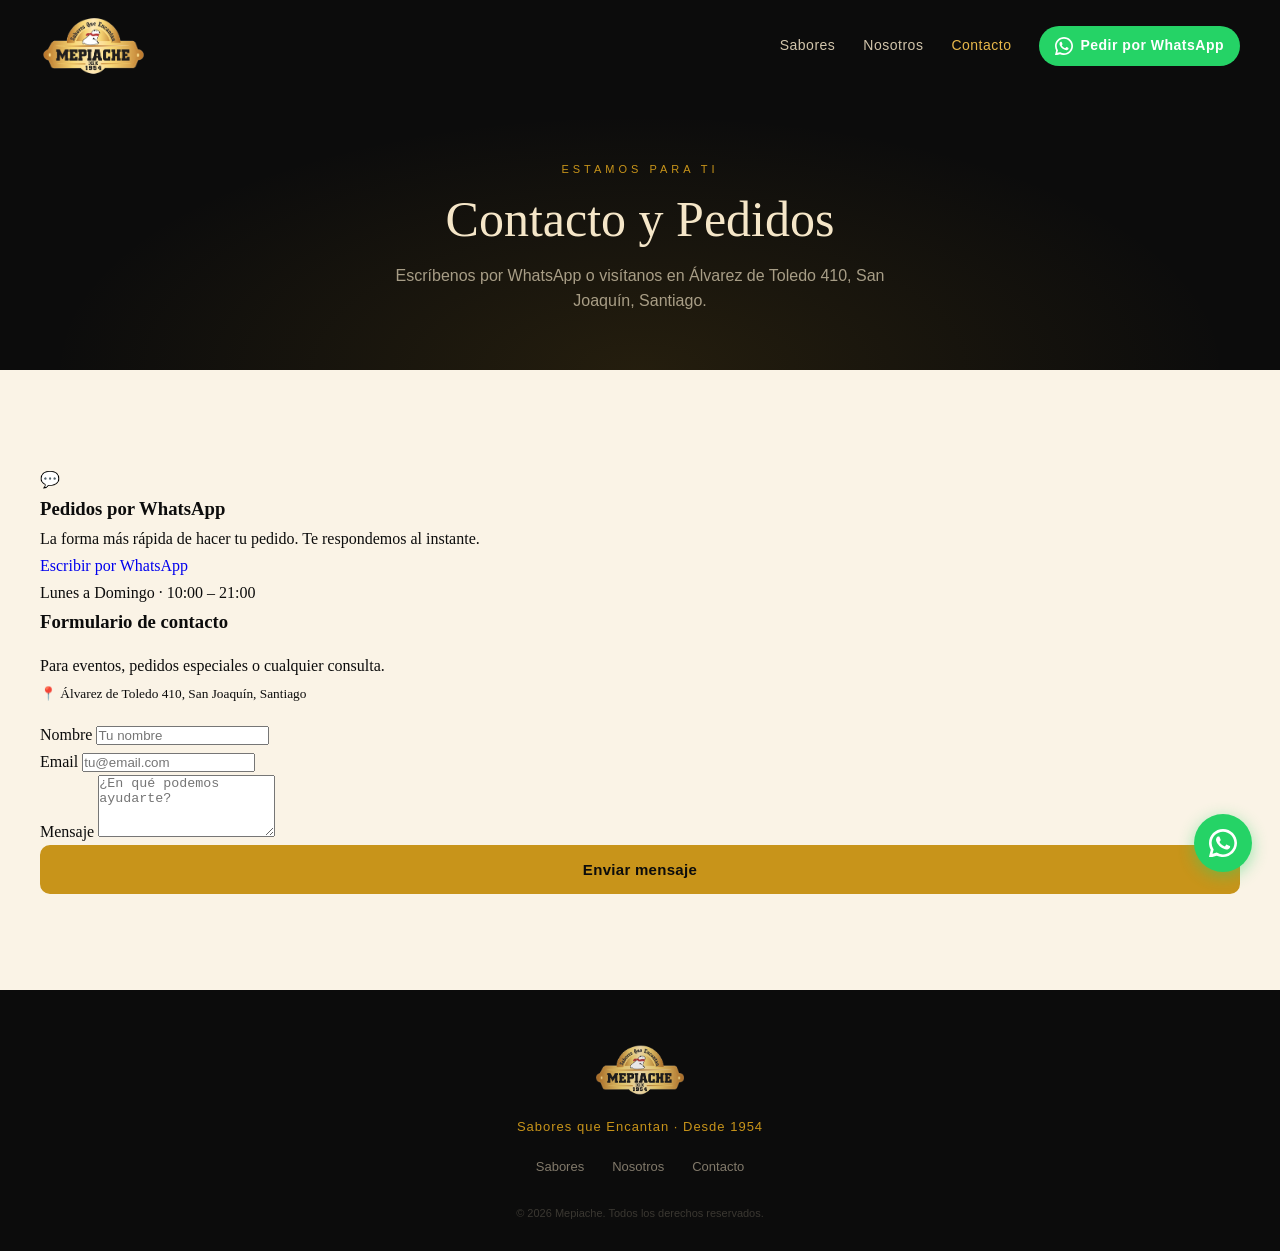
<file: contacto.html>
<!DOCTYPE html>
<html lang="es">
<head>
  <meta charset="UTF-8">
  <meta name="viewport" content="width=device-width, initial-scale=1.0">
  <title>Contacto — Mepiache Helados Artesanales</title>
  <meta name="description" content="Contacta a Mepiache para pedidos por WhatsApp o visítanos en Álvarez de Toledo 410, San Joaquín, Santiago.">
  <!-- Open Graph -->
  <meta property="og:type"        content="website">
  <meta property="og:site_name"   content="Mepiache Helados Artesanales">
  <meta property="og:url"         content="https://mepiache.vercel.app/contacto">
  <meta property="og:title"       content="Contacto — Mepiache Helados Artesanales">
  <meta property="og:description" content="Contacta a Mepiache para pedidos por WhatsApp o visítanos en Álvarez de Toledo 410, San Joaquín, Santiago.">
  <meta property="og:image"       content="https://mepiache.vercel.app/img/og-image.jpg">
  <meta property="og:image:width" content="1200">
  <meta property="og:image:height" content="630">
  <!-- Twitter Card -->
  <meta name="twitter:card"        content="summary_large_image">
  <meta name="twitter:title"       content="Contacto — Mepiache Helados Artesanales">
  <meta name="twitter:description" content="Contacta a Mepiache para pedidos por WhatsApp o visítanos en Álvarez de Toledo 410, San Joaquín, Santiago.">
  <meta name="twitter:image"       content="https://mepiache.vercel.app/img/og-image.jpg">
  <link rel="stylesheet" href="styles.css">
</head>
<body>

  <!-- ── HEADER ──────────────────────────────────────────── -->
  <header class="header">
    <div class="container header-inner">
      <a href="index.html" class="logo-link">
        <img src="logo.png" alt="Mepiache Helados Artesanales" class="logo-img">
      </a>
      <nav class="nav">
        <a href="sabores.html">Sabores</a>
        <a href="nosotros.html">Nosotros</a>
        <a href="contacto.html" class="activo">Contacto</a>
        <a href="https://wa.me/56963914909" target="_blank" class="btn-whatsapp">
          <svg xmlns="http://www.w3.org/2000/svg" width="18" height="18" fill="currentColor" viewBox="0 0 24 24">
            <path d="M17.472 14.382c-.297-.149-1.758-.867-2.03-.967-.273-.099-.471-.148-.67.15-.197.297-.767.966-.94 1.164-.173.199-.347.223-.644.075-.297-.15-1.255-.463-2.39-1.475-.883-.788-1.48-1.761-1.653-2.059-.173-.297-.018-.458.13-.606.134-.133.298-.347.446-.52.149-.174.198-.298.298-.497.099-.198.05-.371-.025-.52-.075-.149-.669-1.612-.916-2.207-.242-.579-.487-.5-.669-.51-.173-.008-.371-.01-.57-.01-.198 0-.52.074-.792.372-.272.297-1.04 1.016-1.04 2.479 0 1.462 1.065 2.875 1.213 3.074.149.198 2.096 3.2 5.077 4.487.709.306 1.262.489 1.694.625.712.227 1.36.195 1.871.118.571-.085 1.758-.719 2.006-1.413.248-.694.248-1.289.173-1.413-.074-.124-.272-.198-.57-.347z"/>
            <path d="M12 0C5.373 0 0 5.373 0 12c0 2.124.558 4.122 1.535 5.854L.057 23.571a.75.75 0 00.914.914l5.674-1.472A11.942 11.942 0 0012 24c6.627 0 12-5.373 12-12S18.627 0 12 0zm0 21.75a9.713 9.713 0 01-4.951-1.355l-.355-.21-3.668.952.978-3.584-.23-.368A9.713 9.713 0 012.25 12C2.25 6.615 6.615 2.25 12 2.25S21.75 6.615 21.75 12 17.385 21.75 12 21.75z"/>
          </svg>
          Pedir por WhatsApp
        </a>
      </nav>
    </div>
  </header>

  <!-- ── BANNER DE PÁGINA ──────────────────────────────────── -->
  <section class="page-hero">
    <div class="container">
      <p class="etiqueta-seccion">Estamos para ti</p>
      <h1 class="page-hero-titulo">Contacto y Pedidos</h1>
      <p class="page-hero-sub">Escríbenos por WhatsApp o visítanos en Álvarez de Toledo 410, San Joaquín, Santiago.</p>
    </div>
  </section>

  <!-- ── CONTACTO ─────────────────────────────────────────── -->
  <section class="seccion seccion-crema">
    <div class="container">

      <div class="contacto-grid">

        <!-- WhatsApp -->
        <div class="contacto-whatsapp">
          <div class="wa-icono">💬</div>
          <h3>Pedidos por WhatsApp</h3>
          <p>La forma más rápida de hacer tu pedido. Te respondemos al instante.</p>
          <a href="https://wa.me/56963914909?text=Hola%20Mepiache,%20quiero%20hacer%20un%20pedido" target="_blank" class="btn-whatsapp-grande">
            Escribir por WhatsApp
          </a>
          <p class="horario">Lunes a Domingo · 10:00 – 21:00</p>
        </div>

        <!-- Formulario -->
        <div class="contacto-form">
          <h3>Formulario de contacto</h3>
          <p>Para eventos, pedidos especiales o cualquier consulta.<br><small>📍 Álvarez de Toledo 410, San Joaquín, Santiago</small></p>
          <form action="https://formspree.io/f/tu-id-aqui" method="POST">
            <div class="campo">
              <label for="nombre">Nombre</label>
              <input type="text" id="nombre" name="nombre" placeholder="Tu nombre" required>
            </div>
            <div class="campo">
              <label for="email">Email</label>
              <input type="email" id="email" name="email" placeholder="tu@email.com" required>
            </div>
            <div class="campo">
              <label for="mensaje">Mensaje</label>
              <textarea id="mensaje" name="mensaje" rows="4" placeholder="¿En qué podemos ayudarte?" required></textarea>
            </div>
            <input type="hidden" name="_subject" value="Nuevo contacto desde mepiache.cl">
            <button type="submit" class="btn-primario btn-full">Enviar mensaje</button>
          </form>
        </div>

      </div>
    </div>
  </section>

  <!-- ── FOOTER ───────────────────────────────────────────── -->
  <footer class="footer">
    <div class="container footer-inner">
      <img src="logo.png" alt="Mepiache" class="footer-logo">
      <p class="footer-tagline">Sabores que Encantan · Desde 1954</p>
      <div class="footer-links">
        <a href="sabores.html">Sabores</a>
        <a href="nosotros.html">Nosotros</a>
        <a href="contacto.html">Contacto</a>
      </div>
      <p class="footer-copy">© 2026 Mepiache. Todos los derechos reservados.</p>
    </div>
  </footer>

  <!-- ── BOTÓN FLOTANTE WHATSAPP ─────────────────────────── -->
  <a href="https://wa.me/56963914909?text=Hola%20Mepiache,%20quiero%20hacer%20un%20pedido"
     target="_blank" class="wa-flotante" title="Escribir por WhatsApp">
    <svg xmlns="http://www.w3.org/2000/svg" width="28" height="28" fill="white" viewBox="0 0 24 24">
      <path d="M17.472 14.382c-.297-.149-1.758-.867-2.03-.967-.273-.099-.471-.148-.67.15-.197.297-.767.966-.94 1.164-.173.199-.347.223-.644.075-.297-.15-1.255-.463-2.39-1.475-.883-.788-1.48-1.761-1.653-2.059-.173-.297-.018-.458.13-.606.134-.133.298-.347.446-.52.149-.174.198-.298.298-.497.099-.198.05-.371-.025-.52-.075-.149-.669-1.612-.916-2.207-.242-.579-.487-.5-.669-.51-.173-.008-.371-.01-.57-.01-.198 0-.52.074-.792.372-.272.297-1.04 1.016-1.04 2.479 0 1.462 1.065 2.875 1.213 3.074.149.198 2.096 3.2 5.077 4.487.709.306 1.262.489 1.694.625.712.227 1.36.195 1.871.118.571-.085 1.758-.719 2.006-1.413.248-.694.248-1.289.173-1.413-.074-.124-.272-.198-.57-.347z"/>
      <path d="M12 0C5.373 0 0 5.373 0 12c0 2.124.558 4.122 1.535 5.854L.057 23.571a.75.75 0 00.914.914l5.674-1.472A11.942 11.942 0 0012 24c6.627 0 12-5.373 12-12S18.627 0 12 0zm0 21.75a9.713 9.713 0 01-4.951-1.355l-.355-.21-3.668.952.978-3.584-.23-.368A9.713 9.713 0 012.25 12C2.25 6.615 6.615 2.25 12 2.25S21.75 6.615 21.75 12 17.385 21.75 12 21.75z"/>
    </svg>
  </a>

  <script>
    window.addEventListener('scroll', () => {
      document.querySelector('.header').classList.toggle('scrolled', window.scrollY > 40);
    });

    const form = document.querySelector('form');
    if (form) {
      form.addEventListener('submit', async function(e) {
        e.preventDefault();
        const data = new FormData(form);
        const res = await fetch(form.action, { method: 'POST', body: data, headers: { 'Accept': 'application/json' } });
        if (res.ok) {
          form.innerHTML = '<p class="form-ok">✓ Mensaje enviado. Te contactamos pronto.</p>';
        } else {
          alert('Hubo un error. Intenta de nuevo.');
        }
      });
    }
  </script>

</body>
</html>
</file>
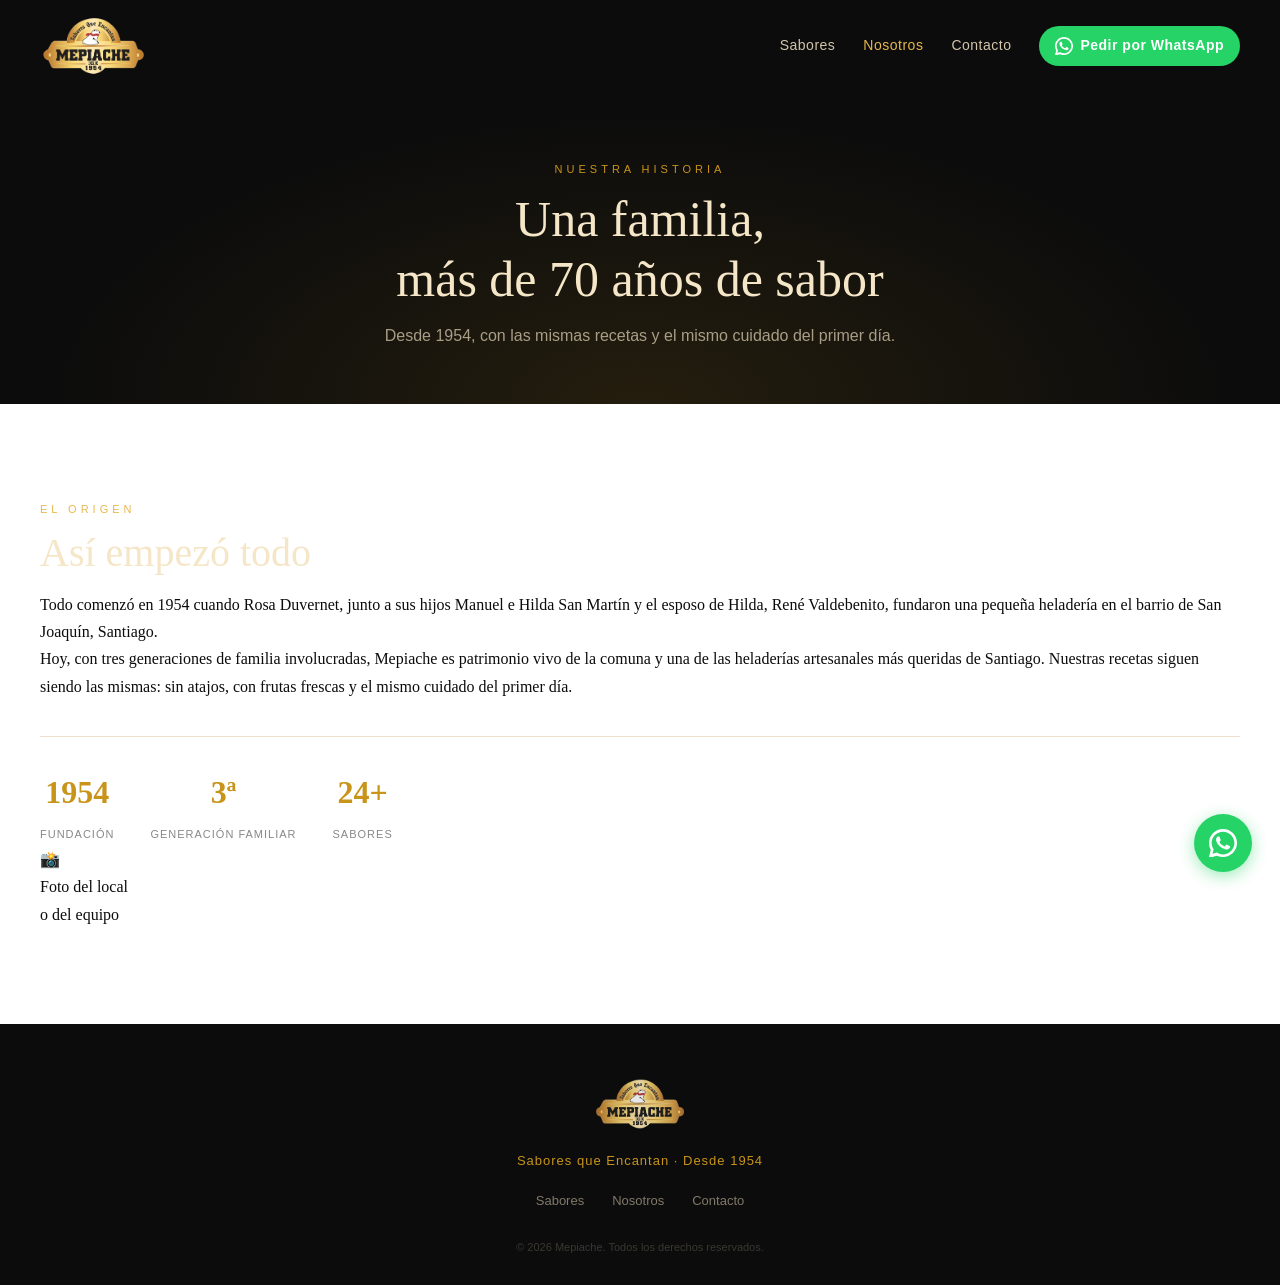
<file: nosotros.html>
<!DOCTYPE html>
<html lang="es">
<head>
  <meta charset="UTF-8">
  <meta name="viewport" content="width=device-width, initial-scale=1.0">
  <title>Nosotros — Mepiache Helados Artesanales</title>
  <meta name="description" content="La historia de Mepiache: una familia, más de 70 años de sabor artesanal desde 1954 en San Joaquín, Santiago.">
  <link rel="stylesheet" href="styles.css">
</head>
<body>

  <!-- ── HEADER ──────────────────────────────────────────── -->
  <header class="header">
    <div class="container header-inner">
      <a href="index.html" class="logo-link">
        <img src="logo.png" alt="Mepiache Helados Artesanales" class="logo-img">
      </a>
      <nav class="nav">
        <a href="sabores.html">Sabores</a>
        <a href="nosotros.html" class="activo">Nosotros</a>
        <a href="contacto.html">Contacto</a>
        <a href="https://wa.me/56963914909" target="_blank" class="btn-whatsapp">
          <svg xmlns="http://www.w3.org/2000/svg" width="18" height="18" fill="currentColor" viewBox="0 0 24 24">
            <path d="M17.472 14.382c-.297-.149-1.758-.867-2.03-.967-.273-.099-.471-.148-.67.15-.197.297-.767.966-.94 1.164-.173.199-.347.223-.644.075-.297-.15-1.255-.463-2.39-1.475-.883-.788-1.48-1.761-1.653-2.059-.173-.297-.018-.458.13-.606.134-.133.298-.347.446-.52.149-.174.198-.298.298-.497.099-.198.05-.371-.025-.52-.075-.149-.669-1.612-.916-2.207-.242-.579-.487-.5-.669-.51-.173-.008-.371-.01-.57-.01-.198 0-.52.074-.792.372-.272.297-1.04 1.016-1.04 2.479 0 1.462 1.065 2.875 1.213 3.074.149.198 2.096 3.2 5.077 4.487.709.306 1.262.489 1.694.625.712.227 1.36.195 1.871.118.571-.085 1.758-.719 2.006-1.413.248-.694.248-1.289.173-1.413-.074-.124-.272-.198-.57-.347z"/>
            <path d="M12 0C5.373 0 0 5.373 0 12c0 2.124.558 4.122 1.535 5.854L.057 23.571a.75.75 0 00.914.914l5.674-1.472A11.942 11.942 0 0012 24c6.627 0 12-5.373 12-12S18.627 0 12 0zm0 21.75a9.713 9.713 0 01-4.951-1.355l-.355-.21-3.668.952.978-3.584-.23-.368A9.713 9.713 0 012.25 12C2.25 6.615 6.615 2.25 12 2.25S21.75 6.615 21.75 12 17.385 21.75 12 21.75z"/>
          </svg>
          Pedir por WhatsApp
        </a>
      </nav>
    </div>
  </header>

  <!-- ── BANNER DE PÁGINA ──────────────────────────────────── -->
  <section class="page-hero">
    <div class="container">
      <p class="etiqueta-seccion">Nuestra historia</p>
      <h1 class="page-hero-titulo">Una familia,<br>más de 70 años de sabor</h1>
      <p class="page-hero-sub">Desde 1954, con las mismas recetas y el mismo cuidado del primer día.</p>
    </div>
  </section>

  <!-- ── NOSOTROS ─────────────────────────────────────────── -->
  <section class="seccion seccion-oscura">
    <div class="container nosotros-grid">
      <div class="nosotros-texto">
        <p class="etiqueta-seccion claro">El origen</p>
        <h2 class="titulo-seccion claro">Así empezó todo</h2>
        <p>Todo comenzó en 1954 cuando Rosa Duvernet, junto a sus hijos Manuel e Hilda San Martín y el esposo de Hilda, René Valdebenito, fundaron una pequeña heladería en el barrio de San Joaquín, Santiago.</p>
        <p>Hoy, con tres generaciones de familia involucradas, Mepiache es patrimonio vivo de la comuna y una de las heladerías artesanales más queridas de Santiago. Nuestras recetas siguen siendo las mismas: sin atajos, con frutas frescas y el mismo cuidado del primer día.</p>
        <div class="stats">
          <div class="stat">
            <span class="stat-numero">1954</span>
            <span class="stat-label">Fundación</span>
          </div>
          <div class="stat">
            <span class="stat-numero">3ª</span>
            <span class="stat-label">Generación familiar</span>
          </div>
          <div class="stat">
            <span class="stat-numero">24+</span>
            <span class="stat-label">Sabores</span>
          </div>
        </div>
      </div>
      <div class="nosotros-imagen">
        <div class="imagen-placeholder">
          <span>📸</span>
          <p>Foto del local<br>o del equipo</p>
        </div>
      </div>
    </div>
  </section>

  <!-- ── FOOTER ───────────────────────────────────────────── -->
  <footer class="footer">
    <div class="container footer-inner">
      <img src="logo.png" alt="Mepiache" class="footer-logo">
      <p class="footer-tagline">Sabores que Encantan · Desde 1954</p>
      <div class="footer-links">
        <a href="sabores.html">Sabores</a>
        <a href="nosotros.html">Nosotros</a>
        <a href="contacto.html">Contacto</a>
      </div>
      <p class="footer-copy">© 2026 Mepiache. Todos los derechos reservados.</p>
    </div>
  </footer>

  <!-- ── BOTÓN FLOTANTE WHATSAPP ─────────────────────────── -->
  <a href="https://wa.me/56963914909?text=Hola%20Mepiache,%20quiero%20hacer%20un%20pedido"
     target="_blank" class="wa-flotante" title="Escribir por WhatsApp">
    <svg xmlns="http://www.w3.org/2000/svg" width="28" height="28" fill="white" viewBox="0 0 24 24">
      <path d="M17.472 14.382c-.297-.149-1.758-.867-2.03-.967-.273-.099-.471-.148-.67.15-.197.297-.767.966-.94 1.164-.173.199-.347.223-.644.075-.297-.15-1.255-.463-2.39-1.475-.883-.788-1.48-1.761-1.653-2.059-.173-.297-.018-.458.13-.606.134-.133.298-.347.446-.52.149-.174.198-.298.298-.497.099-.198.05-.371-.025-.52-.075-.149-.669-1.612-.916-2.207-.242-.579-.487-.5-.669-.51-.173-.008-.371-.01-.57-.01-.198 0-.52.074-.792.372-.272.297-1.04 1.016-1.04 2.479 0 1.462 1.065 2.875 1.213 3.074.149.198 2.096 3.2 5.077 4.487.709.306 1.262.489 1.694.625.712.227 1.36.195 1.871.118.571-.085 1.758-.719 2.006-1.413.248-.694.248-1.289.173-1.413-.074-.124-.272-.198-.57-.347z"/>
      <path d="M12 0C5.373 0 0 5.373 0 12c0 2.124.558 4.122 1.535 5.854L.057 23.571a.75.75 0 00.914.914l5.674-1.472A11.942 11.942 0 0012 24c6.627 0 12-5.373 12-12S18.627 0 12 0zm0 21.75a9.713 9.713 0 01-4.951-1.355l-.355-.21-3.668.952.978-3.584-.23-.368A9.713 9.713 0 012.25 12C2.25 6.615 6.615 2.25 12 2.25S21.75 6.615 21.75 12 17.385 21.75 12 21.75z"/>
    </svg>
  </a>

  <script>
    window.addEventListener('scroll', () => {
      document.querySelector('.header').classList.toggle('scrolled', window.scrollY > 40);
    });
  </script>

</body>
</html>
</file>
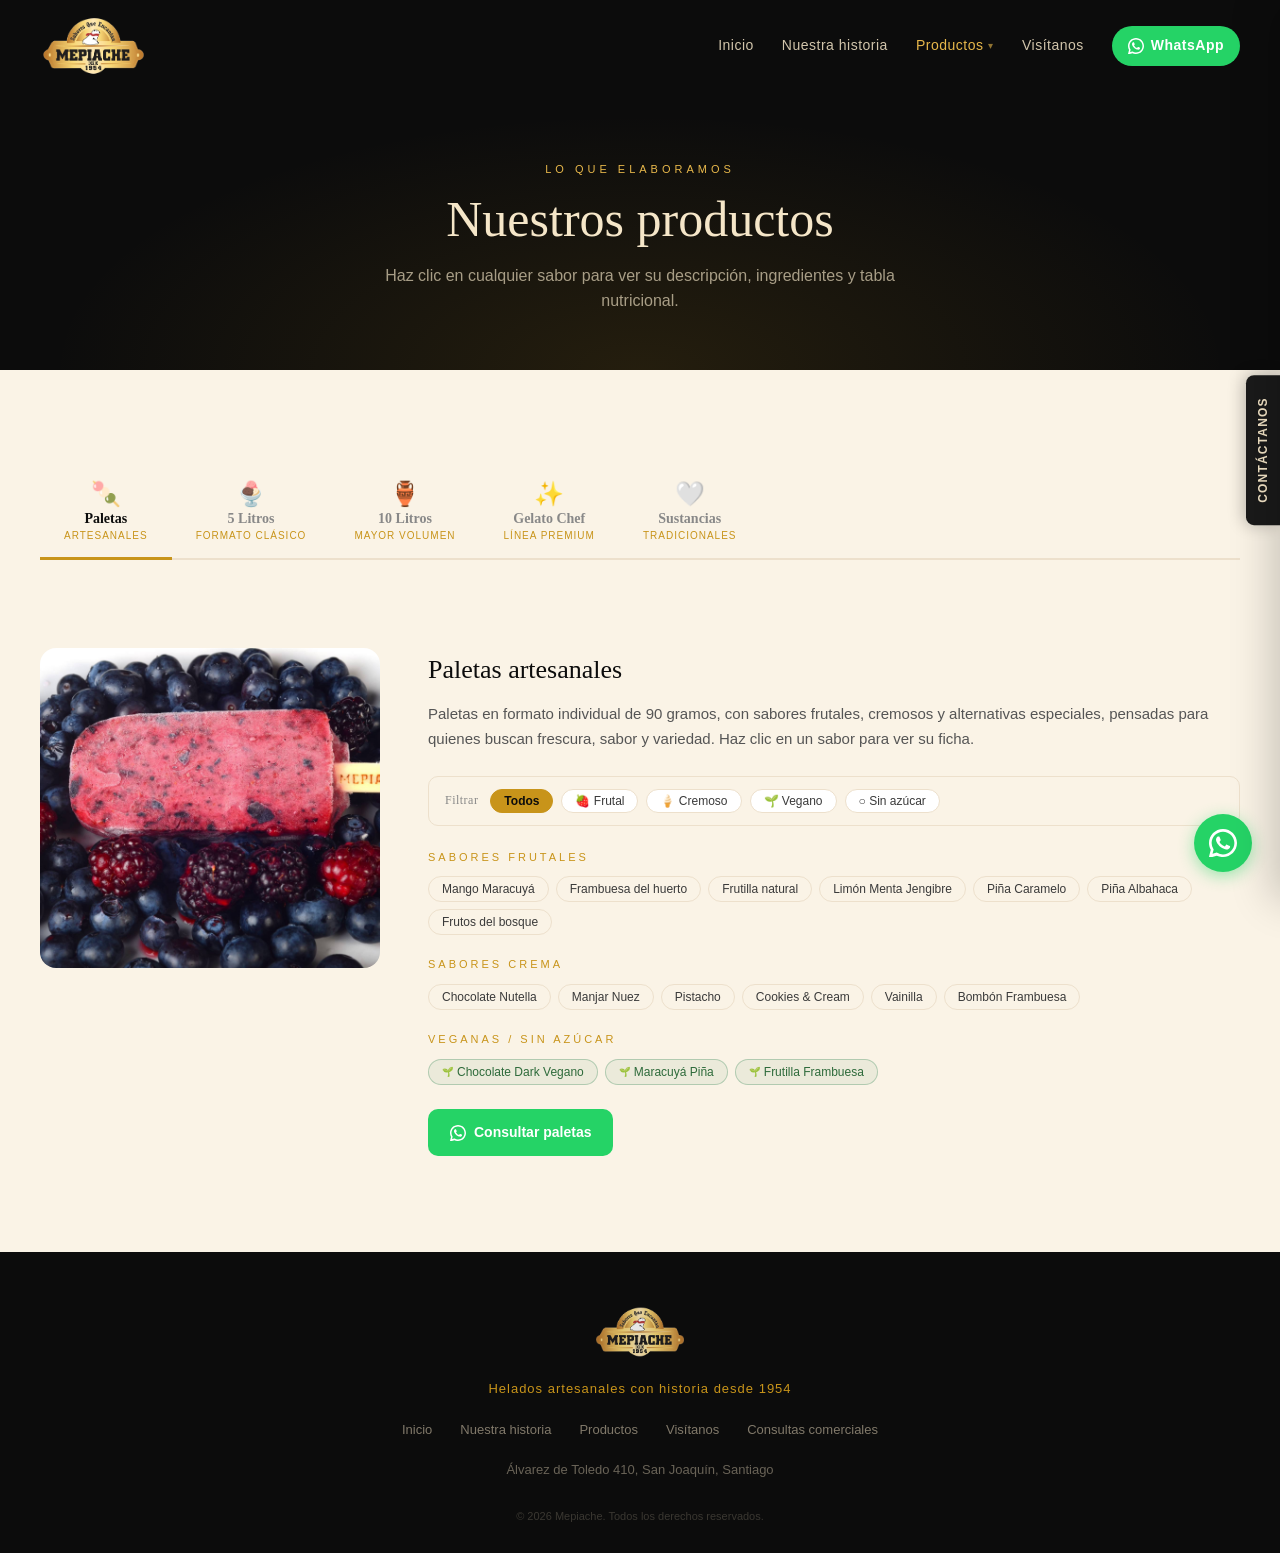
<file: productos.html>
<!DOCTYPE html>
<html lang="es">
<head>
  <meta charset="UTF-8">
  <meta name="viewport" content="width=device-width, initial-scale=1.0">
  <title>Productos — Mepiache Helados Artesanales</title>
  <meta name="description" content="Paletas artesanales, helados 5 y 10 litros, Gelato Chef y sustancias. Los productos de Mepiache con más de 70 años de tradición artesanal.">
  <!-- Open Graph -->
  <meta property="og:type"        content="website">
  <meta property="og:site_name"   content="Mepiache Helados Artesanales">
  <meta property="og:url"         content="https://mepiache.vercel.app/productos">
  <meta property="og:title"       content="Productos — Mepiache Helados Artesanales">
  <meta property="og:description" content="Paletas artesanales, helados 5 y 10 litros, Gelato Chef y sustancias. Los productos de Mepiache con más de 70 años de tradición artesanal.">
  <meta property="og:image"       content="https://mepiache.vercel.app/img/og-image.jpg">
  <meta property="og:image:width" content="1200">
  <meta property="og:image:height" content="630">
  <!-- Twitter Card -->
  <meta name="twitter:card"        content="summary_large_image">
  <meta name="twitter:title"       content="Productos — Mepiache Helados Artesanales">
  <meta name="twitter:description" content="Paletas artesanales, helados 5 y 10 litros, Gelato Chef y sustancias. Los productos de Mepiache con más de 70 años de tradición artesanal.">
  <meta name="twitter:image"       content="https://mepiache.vercel.app/img/og-image.jpg">
  <link rel="stylesheet" href="styles.css">
</head>
<body>

  <!-- ════════════════ HEADER ════════════════ -->
  <header class="header">
    <div class="container header-inner">
      <a href="/" class="logo-link">
        <img src="logo.png" alt="Mepiache Helados Artesanales" class="logo-img">
      </a>
      <button class="menu-toggle" aria-label="Abrir menú" aria-expanded="false">
        <span></span><span></span><span></span>
      </button>
      <nav class="nav">
        <a href="/">Inicio</a>
        <a href="/historia">Nuestra historia</a>
        <div class="nav-item">
          <a href="/productos" class="activo">Productos</a>
          <div class="dropdown-menu">
            <a href="/productos#paletas"><span class="dropdown-icono">🍡</span>Paletas</a>
            <a href="/productos#5litros"><span class="dropdown-icono">🍨</span>5 Litros</a>
            <a href="/productos#10litros"><span class="dropdown-icono">🏺</span>10 Litros</a>
            <a href="/productos#gelato"><span class="dropdown-icono">✨</span>Gelato Chef</a>
            <a href="/productos#sustancias"><span class="dropdown-icono">🤍</span>Sustancias</a>
          </div>
        </div>
        <a href="/visitanos">Visítanos</a>
        <a href="https://wa.me/56963914909?text=Hola%20Mepiache" target="_blank" class="btn-whatsapp">
          <svg xmlns="http://www.w3.org/2000/svg" width="16" height="16" fill="currentColor" viewBox="0 0 24 24"><path d="M17.472 14.382c-.297-.149-1.758-.867-2.03-.967-.273-.099-.471-.148-.67.15-.197.297-.767.966-.94 1.164-.173.199-.347.223-.644.075-.297-.15-1.255-.463-2.39-1.475-.883-.788-1.48-1.761-1.653-2.059-.173-.297-.018-.458.13-.606.134-.133.298-.347.446-.52.149-.174.198-.298.298-.497.099-.198.05-.371-.025-.52-.075-.149-.669-1.612-.916-2.207-.242-.579-.487-.5-.669-.51-.173-.008-.371-.01-.57-.01-.198 0-.52.074-.792.372-.272.297-1.04 1.016-1.04 2.479 0 1.462 1.065 2.875 1.213 3.074.149.198 2.096 3.2 5.077 4.487.709.306 1.262.489 1.694.625.712.227 1.36.195 1.871.118.571-.085 1.758-.719 2.006-1.413.248-.694.248-1.289.173-1.413-.074-.124-.272-.198-.57-.347z"/><path d="M12 0C5.373 0 0 5.373 0 12c0 2.124.558 4.122 1.535 5.854L.057 23.571a.75.75 0 00.914.914l5.674-1.472A11.942 11.942 0 0012 24c6.627 0 12-5.373 12-12S18.627 0 12 0zm0 21.75a9.713 9.713 0 01-4.951-1.355l-.355-.21-3.668.952.978-3.584-.23-.368A9.713 9.713 0 012.25 12C2.25 6.615 6.615 2.25 12 2.25S21.75 6.615 21.75 12 17.385 21.75 12 21.75z"/></svg>
          WhatsApp
        </a>
      </nav>
    </div>
  </header>

  <!-- ════════════════ PAGE HERO ════════════════ -->
  <section class="page-hero">
    <div class="container">
      <span class="etiqueta-seccion claro">Lo que elaboramos</span>
      <h1 class="page-hero-titulo">Nuestros productos</h1>
      <p class="page-hero-sub">Haz clic en cualquier sabor para ver su descripción, ingredientes y tabla nutricional.</p>
    </div>
  </section>

  <!-- ════════════════ TABS + CATEGORÍAS ════════════════ -->
  <section class="seccion seccion-crema">
    <div class="container">
      <div class="tabs-nav" role="tablist" id="tabs-nav-container"></div>
      <div id="tabs-panels-container"></div>
    </div>
  </section>

  <!-- ════════════════ FOOTER ════════════════ -->
  <footer class="footer">
    <div class="container footer-inner">
      <img src="logo.png" alt="Mepiache" class="footer-logo">
      <p class="footer-tagline" data-config="tagline">Helados artesanales con historia desde 1954</p>
      <div class="footer-links">
        <a href="/">Inicio</a>
        <a href="/historia">Nuestra historia</a>
        <a href="/productos">Productos</a>
        <a href="/visitanos">Visítanos</a>
        <button class="footer-link-discreto js-abrir-empresas">Consultas comerciales</button>
      </div>
      <p class="footer-datos" data-config="direccion">Álvarez de Toledo 410, San Joaquín, Santiago</p>
      <p class="footer-copy" data-config="copyright">© 2026 Mepiache. Todos los derechos reservados.</p>
    </div>
  </footer>

  <a href="https://wa.me/56963914909?text=Hola%20Mepiache" target="_blank" class="wa-flotante" title="Escribir por WhatsApp">
    <svg xmlns="http://www.w3.org/2000/svg" width="28" height="28" fill="white" viewBox="0 0 24 24"><path d="M17.472 14.382c-.297-.149-1.758-.867-2.03-.967-.273-.099-.471-.148-.67.15-.197.297-.767.966-.94 1.164-.173.199-.347.223-.644.075-.297-.15-1.255-.463-2.39-1.475-.883-.788-1.48-1.761-1.653-2.059-.173-.297-.018-.458.13-.606.134-.133.298-.347.446-.52.149-.174.198-.298.298-.497.099-.198.05-.371-.025-.52-.075-.149-.669-1.612-.916-2.207-.242-.579-.487-.5-.669-.51-.173-.008-.371-.01-.57-.01-.198 0-.52.074-.792.372-.272.297-1.04 1.016-1.04 2.479 0 1.462 1.065 2.875 1.213 3.074.149.198 2.096 3.2 5.077 4.487.709.306 1.262.489 1.694.625.712.227 1.36.195 1.871.118.571-.085 1.758-.719 2.006-1.413.248-.694.248-1.289.173-1.413-.074-.124-.272-.198-.57-.347z"/><path d="M12 0C5.373 0 0 5.373 0 12c0 2.124.558 4.122 1.535 5.854L.057 23.571a.75.75 0 00.914.914l5.674-1.472A11.942 11.942 0 0012 24c6.627 0 12-5.373 12-12S18.627 0 12 0zm0 21.75a9.713 9.713 0 01-4.951-1.355l-.355-.21-3.668.952.978-3.584-.23-.368A9.713 9.713 0 012.25 12C2.25 6.615 6.615 2.25 12 2.25S21.75 6.615 21.75 12 17.385 21.75 12 21.75z"/></svg>
  </a>

  <!-- DRAWER: inyectado por drawer.js -->

  <script src="config.js"></script>
  <script src="nav.js"></script>
  <script src="drawer.js"></script>
  <script src="contacto.js"></script>
  <script src="productos.js"></script>
  <script src="catalogo.js"></script>

</body>
</html>
</file>
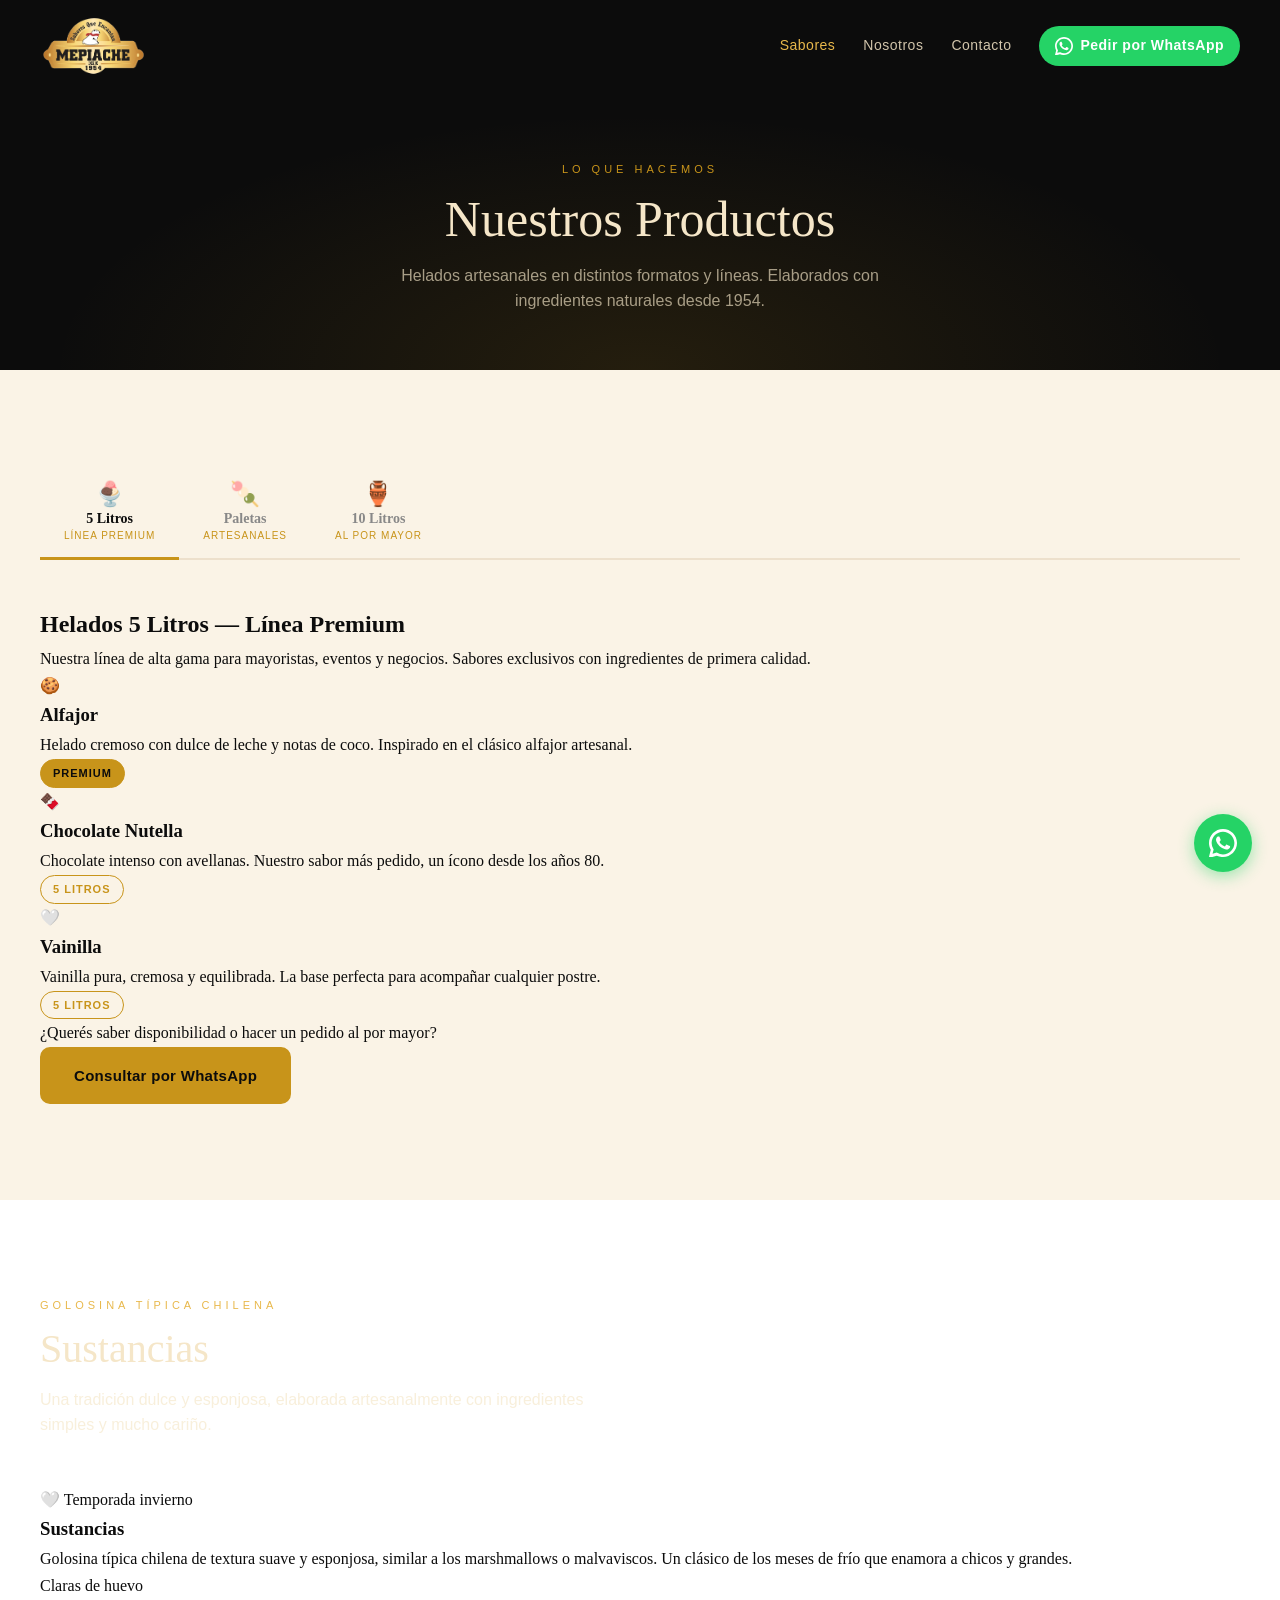
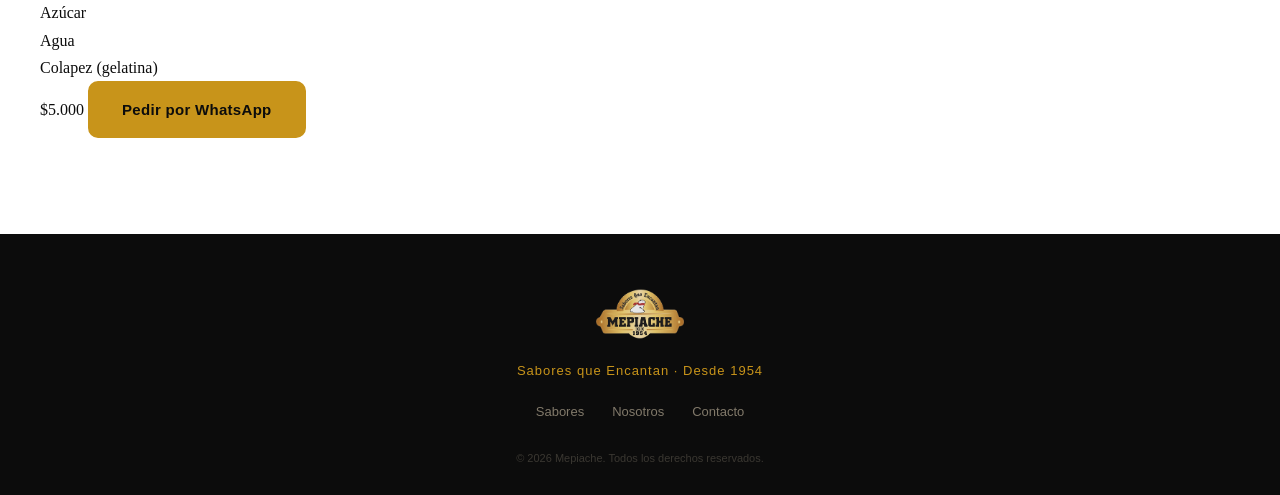
<file: sabores.html>
<!DOCTYPE html>
<html lang="es">
<head>
  <meta charset="UTF-8">
  <meta name="viewport" content="width=device-width, initial-scale=1.0">
  <title>Sabores — Mepiache Helados Artesanales</title>
  <meta name="description" content="Descubrí todos los productos de Mepiache: helados en formato 5 litros, paletas artesanales y envases de 10 litros.">
  <link rel="stylesheet" href="styles.css">
</head>
<body>

  <!-- ── HEADER ──────────────────────────────────────────── -->
  <header class="header">
    <div class="container header-inner">
      <a href="index.html" class="logo-link">
        <img src="logo.png" alt="Mepiache Helados Artesanales" class="logo-img">
      </a>
      <nav class="nav">
        <a href="sabores.html" class="activo">Sabores</a>
        <a href="nosotros.html">Nosotros</a>
        <a href="contacto.html">Contacto</a>
        <a href="https://wa.me/56963914909" target="_blank" class="btn-whatsapp">
          <svg xmlns="http://www.w3.org/2000/svg" width="18" height="18" fill="currentColor" viewBox="0 0 24 24">
            <path d="M17.472 14.382c-.297-.149-1.758-.867-2.03-.967-.273-.099-.471-.148-.67.15-.197.297-.767.966-.94 1.164-.173.199-.347.223-.644.075-.297-.15-1.255-.463-2.39-1.475-.883-.788-1.48-1.761-1.653-2.059-.173-.297-.018-.458.13-.606.134-.133.298-.347.446-.52.149-.174.198-.298.298-.497.099-.198.05-.371-.025-.52-.075-.149-.669-1.612-.916-2.207-.242-.579-.487-.5-.669-.51-.173-.008-.371-.01-.57-.01-.198 0-.52.074-.792.372-.272.297-1.04 1.016-1.04 2.479 0 1.462 1.065 2.875 1.213 3.074.149.198 2.096 3.2 5.077 4.487.709.306 1.262.489 1.694.625.712.227 1.36.195 1.871.118.571-.085 1.758-.719 2.006-1.413.248-.694.248-1.289.173-1.413-.074-.124-.272-.198-.57-.347z"/>
            <path d="M12 0C5.373 0 0 5.373 0 12c0 2.124.558 4.122 1.535 5.854L.057 23.571a.75.75 0 00.914.914l5.674-1.472A11.942 11.942 0 0012 24c6.627 0 12-5.373 12-12S18.627 0 12 0zm0 21.75a9.713 9.713 0 01-4.951-1.355l-.355-.21-3.668.952.978-3.584-.23-.368A9.713 9.713 0 012.25 12C2.25 6.615 6.615 2.25 12 2.25S21.75 6.615 21.75 12 17.385 21.75 12 21.75z"/>
          </svg>
          Pedir por WhatsApp
        </a>
      </nav>
    </div>
  </header>

  <!-- ── BANNER DE PÁGINA ──────────────────────────────────── -->
  <section class="page-hero">
    <div class="container">
      <p class="etiqueta-seccion">Lo que hacemos</p>
      <h1 class="page-hero-titulo">Nuestros Productos</h1>
      <p class="page-hero-sub">Helados artesanales en distintos formatos y líneas. Elaborados con ingredientes naturales desde 1954.</p>
    </div>
  </section>

  <!-- ── HELADOS CON TABS ──────────────────────────────────── -->
  <section class="seccion seccion-crema">
    <div class="container">

      <!-- Tabs de navegación -->
      <div class="tabs-nav" role="tablist">
        <button class="tab-btn activo" data-tab="5litros" role="tab">
          <span class="tab-icono">🍨</span>
          <span class="tab-nombre">5 Litros</span>
          <span class="tab-desc-corta">Línea Premium</span>
        </button>
        <button class="tab-btn" data-tab="paletas" role="tab">
          <span class="tab-icono">🍡</span>
          <span class="tab-nombre">Paletas</span>
          <span class="tab-desc-corta">Artesanales</span>
        </button>
        <button class="tab-btn" data-tab="10litros" role="tab">
          <span class="tab-icono">🏺</span>
          <span class="tab-nombre">10 Litros</span>
          <span class="tab-desc-corta">Al por mayor</span>
        </button>
      </div>

      <!-- Panel: 5 Litros -->
      <div class="tab-panel activo" id="tab-5litros" role="tabpanel">
        <div class="tab-info">
          <h2 class="tab-titulo">Helados 5 Litros — Línea Premium</h2>
          <p class="tab-subtitulo">Nuestra línea de alta gama para mayoristas, eventos y negocios. Sabores exclusivos con ingredientes de primera calidad.</p>
        </div>
        <div class="grid-sabores">

          <div class="card-sabor destacado">
            <div class="sabor-icono">🍪</div>
            <h3>Alfajor</h3>
            <p>Helado cremoso con dulce de leche y notas de coco. Inspirado en el clásico alfajor artesanal.</p>
            <span class="tag tag-premium">Premium</span>
          </div>

          <div class="card-sabor">
            <div class="sabor-icono">🍫</div>
            <h3>Chocolate Nutella</h3>
            <p>Chocolate intenso con avellanas. Nuestro sabor más pedido, un ícono desde los años 80.</p>
            <span class="tag">5 Litros</span>
          </div>

          <div class="card-sabor">
            <div class="sabor-icono">🤍</div>
            <h3>Vainilla</h3>
            <p>Vainilla pura, cremosa y equilibrada. La base perfecta para acompañar cualquier postre.</p>
            <span class="tag">5 Litros</span>
          </div>

        </div>
      </div>

      <!-- Panel: Paletas -->
      <div class="tab-panel" id="tab-paletas" role="tabpanel">
        <div class="tab-info">
          <h2 class="tab-titulo">Paletas Artesanales</h2>
          <p class="tab-subtitulo">Elaboradas diariamente con frutas frescas y recetas propias. Sin colorantes artificiales, sabores que sorprenden.</p>
        </div>
        <div class="grid-sabores">

          <div class="card-sabor destacado">
            <div class="sabor-icono">🥭</div>
            <h3>Mango Maracuyá</h3>
            <p>Tropical e intensa. Frutas frescas seleccionadas que combinan dulzura y acidez perfectamente.</p>
            <span class="tag tag-premium">Favorita</span>
          </div>

          <div class="card-sabor">
            <div class="sabor-icono">🌿</div>
            <h3>Pistacho</h3>
            <p>Paleta cremosa de pistacho con un sabor suave, distinguido y levemente dulce.</p>
            <span class="tag">Paleta</span>
          </div>

          <div class="card-sabor">
            <div class="sabor-icono">🍋</div>
            <h3>Limón Menta Jengibre</h3>
            <p>Refrescante y sorprendente. Una combinación de tres sabores que despierta todos los sentidos.</p>
            <span class="tag">Paleta</span>
          </div>

        </div>
      </div>

      <!-- Panel: 10 Litros -->
      <div class="tab-panel" id="tab-10litros" role="tabpanel">
        <div class="tab-info">
          <h2 class="tab-titulo">Helados 10 Litros — Al por Mayor</h2>
          <p class="tab-subtitulo">Ideal para reuniones grandes, negocios y distribuidores. Los sabores clásicos más pedidos en envase familiar.</p>
        </div>
        <div class="grid-sabores">

          <div class="card-sabor">
            <div class="sabor-icono">🍫</div>
            <h3>Chocolate</h3>
            <p>Chocolate cremoso y equilibrado, el favorito de todas las edades para cualquier ocasión.</p>
            <span class="tag">10 Litros</span>
          </div>

          <div class="card-sabor">
            <div class="sabor-icono">🍓</div>
            <h3>Frutilla</h3>
            <p>Elaborado con frutillas frescas de temporada. Frutal, vibrante y sin colorantes artificiales.</p>
            <span class="tag">10 Litros</span>
          </div>

          <div class="card-sabor">
            <div class="sabor-icono">🍦</div>
            <h3>Vainilla</h3>
            <p>El clásico irresistible. Suave y cremoso, perfecto para combinar con cualquier acompañamiento.</p>
            <span class="tag">10 Litros</span>
          </div>

        </div>
      </div>

      <!-- CTA -->
      <div class="sabores-cta">
        <p>¿Querés saber disponibilidad o hacer un pedido al por mayor?</p>
        <a href="https://wa.me/56963914909?text=Hola,%20quiero%20consultar%20disponibilidad%20de%20helados" target="_blank" class="btn-primario">Consultar por WhatsApp</a>
      </div>

    </div>
  </section>

  <!-- ── SUSTANCIAS ────────────────────────────────────────── -->
  <section class="seccion seccion-oscura" id="sustancias">
    <div class="container">
      <p class="etiqueta-seccion claro">Golosina típica chilena</p>
      <h2 class="titulo-seccion claro">Sustancias</h2>
      <p class="subtitulo-seccion" style="color: rgba(245,230,200,0.65);">Una tradición dulce y esponjosa, elaborada artesanalmente con ingredientes simples y mucho cariño.</p>

      <div class="sustancias-grid">

        <div class="card-sustancia">
          <div class="sustancia-header">
            <span class="sustancia-icono">🤍</span>
            <span class="badge-temporada">Temporada invierno</span>
          </div>
          <h3>Sustancias</h3>
          <p class="sustancia-descripcion">Golosina típica chilena de textura suave y esponjosa, similar a los marshmallows o malvaviscos. Un clásico de los meses de frío que enamora a chicos y grandes.</p>
          <ul class="sustancia-ingredientes">
            <li>Claras de huevo</li>
            <li>Azúcar</li>
            <li>Agua</li>
            <li>Colapez (gelatina)</li>
          </ul>
          <div class="sustancia-footer">
            <span class="sustancia-precio">$5.000</span>
            <a href="https://wa.me/56963914909?text=Hola%20Mepiache,%20quiero%20pedir%20sustancias" target="_blank" class="btn-primario btn-sustancia">Pedir por WhatsApp</a>
          </div>
        </div>

      </div>
    </div>
  </section>

  <!-- ── FOOTER ───────────────────────────────────────────── -->
  <footer class="footer">
    <div class="container footer-inner">
      <img src="logo.png" alt="Mepiache" class="footer-logo">
      <p class="footer-tagline">Sabores que Encantan · Desde 1954</p>
      <div class="footer-links">
        <a href="sabores.html">Sabores</a>
        <a href="nosotros.html">Nosotros</a>
        <a href="contacto.html">Contacto</a>
      </div>
      <p class="footer-copy">© 2026 Mepiache. Todos los derechos reservados.</p>
    </div>
  </footer>

  <!-- ── BOTÓN FLOTANTE WHATSAPP ─────────────────────────── -->
  <a href="https://wa.me/56963914909?text=Hola%20Mepiache,%20quiero%20hacer%20un%20pedido"
     target="_blank" class="wa-flotante" title="Escribir por WhatsApp">
    <svg xmlns="http://www.w3.org/2000/svg" width="28" height="28" fill="white" viewBox="0 0 24 24">
      <path d="M17.472 14.382c-.297-.149-1.758-.867-2.03-.967-.273-.099-.471-.148-.67.15-.197.297-.767.966-.94 1.164-.173.199-.347.223-.644.075-.297-.15-1.255-.463-2.39-1.475-.883-.788-1.48-1.761-1.653-2.059-.173-.297-.018-.458.13-.606.134-.133.298-.347.446-.52.149-.174.198-.298.298-.497.099-.198.05-.371-.025-.52-.075-.149-.669-1.612-.916-2.207-.242-.579-.487-.5-.669-.51-.173-.008-.371-.01-.57-.01-.198 0-.52.074-.792.372-.272.297-1.04 1.016-1.04 2.479 0 1.462 1.065 2.875 1.213 3.074.149.198 2.096 3.2 5.077 4.487.709.306 1.262.489 1.694.625.712.227 1.36.195 1.871.118.571-.085 1.758-.719 2.006-1.413.248-.694.248-1.289.173-1.413-.074-.124-.272-.198-.57-.347z"/>
      <path d="M12 0C5.373 0 0 5.373 0 12c0 2.124.558 4.122 1.535 5.854L.057 23.571a.75.75 0 00.914.914l5.674-1.472A11.942 11.942 0 0012 24c6.627 0 12-5.373 12-12S18.627 0 12 0zm0 21.75a9.713 9.713 0 01-4.951-1.355l-.355-.21-3.668.952.978-3.584-.23-.368A9.713 9.713 0 012.25 12C2.25 6.615 6.615 2.25 12 2.25S21.75 6.615 21.75 12 17.385 21.75 12 21.75z"/>
    </svg>
  </a>

  <script>
    window.addEventListener('scroll', () => {
      document.querySelector('.header').classList.toggle('scrolled', window.scrollY > 40);
    });

    document.querySelectorAll('.tab-btn').forEach(btn => {
      btn.addEventListener('click', function() {
        document.querySelectorAll('.tab-btn').forEach(b => b.classList.remove('activo'));
        document.querySelectorAll('.tab-panel').forEach(p => p.classList.remove('activo'));
        this.classList.add('activo');
        document.getElementById('tab-' + this.dataset.tab).classList.add('activo');
      });
    });
  </script>

</body>
</html>
</file>
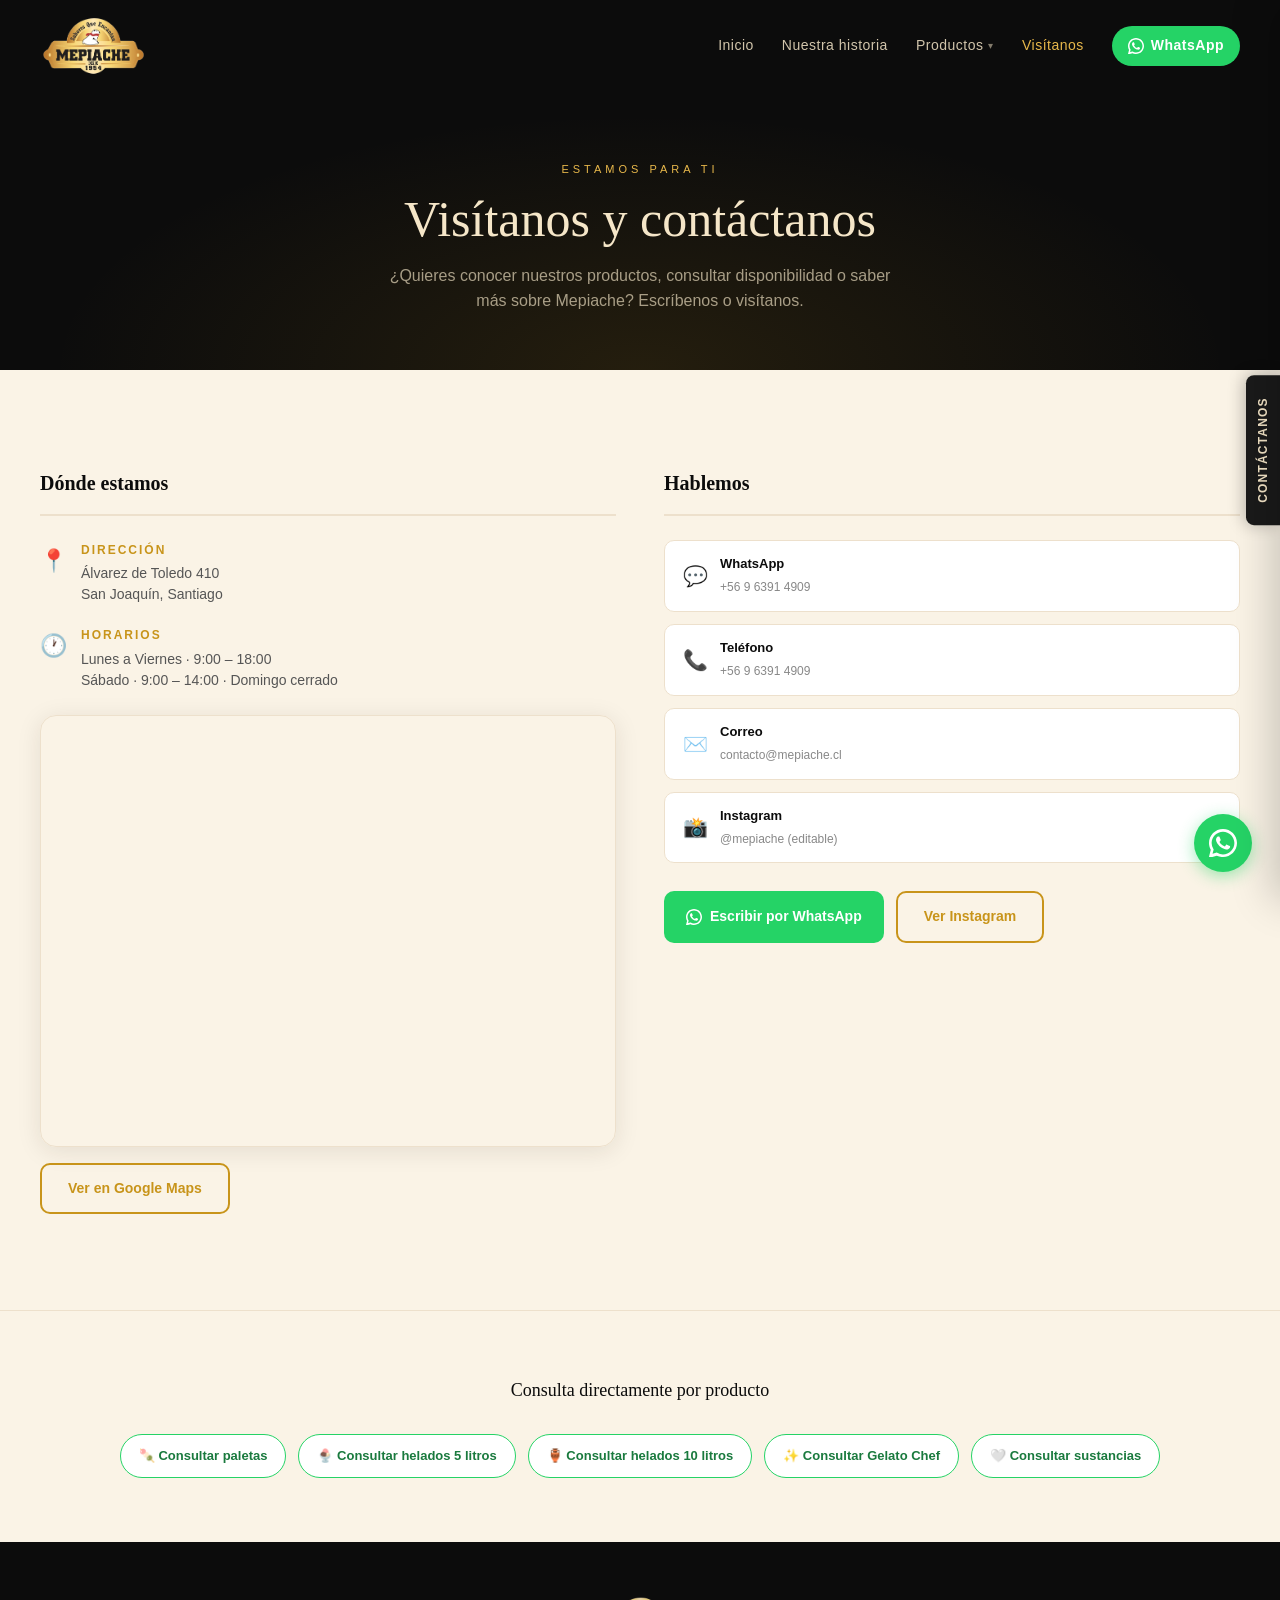
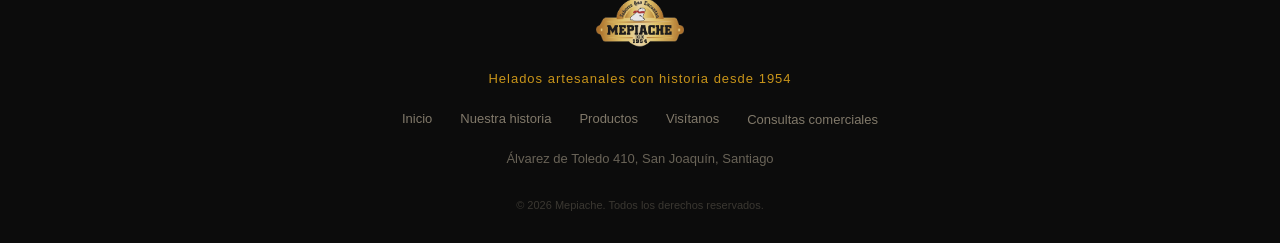
<file: visitanos.html>
<!DOCTYPE html>
<html lang="es">
<head>
  <meta charset="UTF-8">
  <meta name="viewport" content="width=device-width, initial-scale=1.0">
  <title>Visítanos — Mepiache Helados Artesanales</title>
  <meta name="description" content="Visítanos en Álvarez de Toledo 410, San Joaquín, Santiago. Escríbenos por WhatsApp o redes sociales.">
  <!-- Open Graph -->
  <meta property="og:type"        content="website">
  <meta property="og:site_name"   content="Mepiache Helados Artesanales">
  <meta property="og:url"         content="https://mepiache.vercel.app/visitanos">
  <meta property="og:title"       content="Visítanos — Mepiache Helados Artesanales">
  <meta property="og:description" content="Visítanos en Álvarez de Toledo 410, San Joaquín, Santiago. Escríbenos por WhatsApp o redes sociales.">
  <meta property="og:image"       content="https://mepiache.vercel.app/img/og-image.jpg">
  <meta property="og:image:width" content="1200">
  <meta property="og:image:height" content="630">
  <!-- Twitter Card -->
  <meta name="twitter:card"        content="summary_large_image">
  <meta name="twitter:title"       content="Visítanos — Mepiache Helados Artesanales">
  <meta name="twitter:description" content="Visítanos en Álvarez de Toledo 410, San Joaquín, Santiago. Escríbenos por WhatsApp o redes sociales.">
  <meta name="twitter:image"       content="https://mepiache.vercel.app/img/og-image.jpg">
  <link rel="stylesheet" href="styles.css">
</head>
<body>

  <!-- ════════════════ HEADER ════════════════ -->
  <header class="header">
    <div class="container header-inner">
      <a href="/" class="logo-link">
        <img src="logo.png" alt="Mepiache Helados Artesanales" class="logo-img">
      </a>
      <button class="menu-toggle" aria-label="Abrir menú" aria-expanded="false">
        <span></span><span></span><span></span>
      </button>
      <nav class="nav">
        <a href="/">Inicio</a>
        <a href="/historia">Nuestra historia</a>
        <div class="nav-item">
          <a href="/productos">Productos</a>
          <div class="dropdown-menu">
            <a href="/productos#paletas"><span class="dropdown-icono">🍡</span>Paletas</a>
            <a href="/productos#5litros"><span class="dropdown-icono">🍨</span>5 Litros</a>
            <a href="/productos#10litros"><span class="dropdown-icono">🏺</span>10 Litros</a>
            <a href="/productos#gelato"><span class="dropdown-icono">✨</span>Gelato Chef</a>
            <a href="/productos#sustancias"><span class="dropdown-icono">🤍</span>Sustancias</a>
          </div>
        </div>
        <a href="/visitanos" class="activo">Visítanos</a>
        <a href="https://wa.me/56963914909?text=Hola%20Mepiache" target="_blank" class="btn-whatsapp">
          <svg xmlns="http://www.w3.org/2000/svg" width="16" height="16" fill="currentColor" viewBox="0 0 24 24"><path d="M17.472 14.382c-.297-.149-1.758-.867-2.03-.967-.273-.099-.471-.148-.67.15-.197.297-.767.966-.94 1.164-.173.199-.347.223-.644.075-.297-.15-1.255-.463-2.39-1.475-.883-.788-1.48-1.761-1.653-2.059-.173-.297-.018-.458.13-.606.134-.133.298-.347.446-.52.149-.174.198-.298.298-.497.099-.198.05-.371-.025-.52-.075-.149-.669-1.612-.916-2.207-.242-.579-.487-.5-.669-.51-.173-.008-.371-.01-.57-.01-.198 0-.52.074-.792.372-.272.297-1.04 1.016-1.04 2.479 0 1.462 1.065 2.875 1.213 3.074.149.198 2.096 3.2 5.077 4.487.709.306 1.262.489 1.694.625.712.227 1.36.195 1.871.118.571-.085 1.758-.719 2.006-1.413.248-.694.248-1.289.173-1.413-.074-.124-.272-.198-.57-.347z"/><path d="M12 0C5.373 0 0 5.373 0 12c0 2.124.558 4.122 1.535 5.854L.057 23.571a.75.75 0 00.914.914l5.674-1.472A11.942 11.942 0 0012 24c6.627 0 12-5.373 12-12S18.627 0 12 0zm0 21.75a9.713 9.713 0 01-4.951-1.355l-.355-.21-3.668.952.978-3.584-.23-.368A9.713 9.713 0 012.25 12C2.25 6.615 6.615 2.25 12 2.25S21.75 6.615 21.75 12 17.385 21.75 12 21.75z"/></svg>
          WhatsApp
        </a>
      </nav>
    </div>
  </header>

  <!-- ════════════════ PAGE HERO ════════════════ -->
  <section class="page-hero">
    <div class="container">
      <span class="etiqueta-seccion claro">Estamos para ti</span>
      <h1 class="page-hero-titulo">Visítanos y contáctanos</h1>
      <p class="page-hero-sub">¿Quieres conocer nuestros productos, consultar disponibilidad o saber más sobre Mepiache? Escríbenos o visítanos.</p>
    </div>
  </section>

  <!-- ════════════════ CONTACTO + UBICACIÓN ════════════════ -->
  <section class="seccion seccion-crema">
    <div class="container">

      <div class="visitanos-grid">

        <!-- Columna izquierda: dónde estamos -->
        <div class="visitanos-col">
          <h3>Dónde estamos</h3>

          <div class="dato-contacto">
            <span class="dato-icono">📍</span>
            <div class="dato-info">
              <strong>Dirección</strong>
              <p>Álvarez de Toledo 410<br>San Joaquín, Santiago</p>
            </div>
          </div>

          <div class="dato-contacto">
            <span class="dato-icono">🕐</span>
            <div class="dato-info">
              <strong>Horarios</strong>
              <p><span data-config="horario-semana">Lunes a Viernes · 9:00 – 18:00</span><br><span data-config="horario-finde">Sábado · 9:00 – 14:00 · Domingo cerrado</span></p>
            </div>
          </div>

          <div class="mapa-embed">
            <iframe
              src="https://maps.google.com/maps?q=-33.4922046,-70.6336706&hl=es&z=16&output=embed"
              data-gmaps-embed
              allowfullscreen=""
              loading="lazy"
              referrerpolicy="no-referrer-when-downgrade">
            </iframe>
          </div>

          <div style="margin-top:16px;">
            <a href="https://www.google.com/maps/place/MEPIACHE+Ltda/@-33.4920769,-70.6336537,829m/data=!3m1!1e3!4m6!3m5!1s0x9662dab1fd8597ef:0xe120444253fe02da!8m2!3d-33.4922046!4d-70.6336706!16s%2Fg%2F1tkspktc" data-gmaps target="_blank" class="btn-outline">Ver en Google Maps</a>
          </div>
        </div>

        <!-- Columna derecha: hablemos -->
        <div class="visitanos-col">
          <h3>Hablemos</h3>

          <div class="redes-grid">

            <a href="https://wa.me/56963914909?text=Hola%20Mepiache" target="_blank" class="red-btn">
              <span>💬</span>
              <div>
                <strong>WhatsApp</strong>
                <small data-config="telefono">+56 9 6391 4909</small>
              </div>
            </a>

            <a href="tel:+56963914909" class="red-btn">
              <span>📞</span>
              <div>
                <strong>Teléfono</strong>
                <small data-config="telefono">+56 9 6391 4909</small>
              </div>
            </a>

            <a href="mailto:contacto@mepiache.cl" class="red-btn">
              <span>✉️</span>
              <div>
                <strong>Correo</strong>
                <small data-config="email">contacto@mepiache.cl</small>
              </div>
            </a>

            <a href="https://instagram.com/heladeria.mepiache" target="_blank" class="red-btn">
              <span>📸</span>
              <div>
                <strong>Instagram</strong>
                <small>@mepiache (editable)</small>
              </div>
            </a>

          </div>

          <div style="margin-top:28px; display:flex; flex-wrap:wrap; gap:12px;">
            <a href="https://wa.me/56963914909?text=Hola%20Mepiache" target="_blank" class="btn-wa">
              <svg xmlns="http://www.w3.org/2000/svg" width="16" height="16" fill="currentColor" viewBox="0 0 24 24"><path d="M17.472 14.382c-.297-.149-1.758-.867-2.03-.967-.273-.099-.471-.148-.67.15-.197.297-.767.966-.94 1.164-.173.199-.347.223-.644.075-.297-.15-1.255-.463-2.39-1.475-.883-.788-1.48-1.761-1.653-2.059-.173-.297-.018-.458.13-.606.134-.133.298-.347.446-.52.149-.174.198-.298.298-.497.099-.198.05-.371-.025-.52-.075-.149-.669-1.612-.916-2.207-.242-.579-.487-.5-.669-.51-.173-.008-.371-.01-.57-.01-.198 0-.52.074-.792.372-.272.297-1.04 1.016-1.04 2.479 0 1.462 1.065 2.875 1.213 3.074.149.198 2.096 3.2 5.077 4.487.709.306 1.262.489 1.694.625.712.227 1.36.195 1.871.118.571-.085 1.758-.719 2.006-1.413.248-.694.248-1.289.173-1.413-.074-.124-.272-.198-.57-.347z"/><path d="M12 0C5.373 0 0 5.373 0 12c0 2.124.558 4.122 1.535 5.854L.057 23.571a.75.75 0 00.914.914l5.674-1.472A11.942 11.942 0 0012 24c6.627 0 12-5.373 12-12S18.627 0 12 0zm0 21.75a9.713 9.713 0 01-4.951-1.355l-.355-.21-3.668.952.978-3.584-.23-.368A9.713 9.713 0 012.25 12C2.25 6.615 6.615 2.25 12 2.25S21.75 6.615 21.75 12 17.385 21.75 12 21.75z"/></svg>
              Escribir por WhatsApp
            </a>
            <a href="https://instagram.com/heladeria.mepiache" target="_blank" class="btn-outline">Ver Instagram</a>
          </div>
        </div>

      </div>
    </div>
  </section>

  <!-- ════════════════ WA ACCESOS RÁPIDOS ════════════════ -->
  <div class="wa-rapidos-seccion">
    <div class="container">
      <p class="wa-rapidos-titulo">Consulta directamente por producto</p>
      <div class="wa-rapidos-grid">

        <a href="https://wa.me/56963914909?text=Hola%20Mepiache,%20quiero%20consultar%20las%20paletas%20artesanales" target="_blank" class="wa-rapido-btn">
          🍡 Consultar paletas
        </a>
        <a href="https://wa.me/56963914909?text=Hola%20Mepiache,%20quiero%20consultar%20helados%20de%205%20litros" target="_blank" class="wa-rapido-btn">
          🍨 Consultar helados 5 litros
        </a>
        <a href="https://wa.me/56963914909?text=Hola%20Mepiache,%20quiero%20consultar%20helados%20de%2010%20litros" target="_blank" class="wa-rapido-btn">
          🏺 Consultar helados 10 litros
        </a>
        <a href="https://wa.me/56963914909?text=Hola%20Mepiache,%20quiero%20consultar%20el%20Gelato%20Chef" target="_blank" class="wa-rapido-btn">
          ✨ Consultar Gelato Chef
        </a>
        <a href="https://wa.me/56963914909?text=Hola%20Mepiache,%20quiero%20consultar%20las%20sustancias" target="_blank" class="wa-rapido-btn">
          🤍 Consultar sustancias
        </a>

      </div>
    </div>
  </div>

  <!-- ════════════════ FOOTER ════════════════ -->
  <footer class="footer">
    <div class="container footer-inner">
      <img src="logo.png" alt="Mepiache" class="footer-logo">
      <p class="footer-tagline" data-config="tagline">Helados artesanales con historia desde 1954</p>
      <div class="footer-links">
        <a href="/">Inicio</a>
        <a href="/historia">Nuestra historia</a>
        <a href="/productos">Productos</a>
        <a href="/visitanos">Visítanos</a>
        <button class="footer-link-discreto js-abrir-empresas">Consultas comerciales</button>
      </div>
      <p class="footer-datos" data-config="direccion">Álvarez de Toledo 410, San Joaquín, Santiago</p>
      <p class="footer-copy" data-config="copyright">© 2026 Mepiache. Todos los derechos reservados.</p>
    </div>
  </footer>

  <a href="https://wa.me/56963914909?text=Hola%20Mepiache" target="_blank" class="wa-flotante" title="Escribir por WhatsApp">
    <svg xmlns="http://www.w3.org/2000/svg" width="28" height="28" fill="white" viewBox="0 0 24 24"><path d="M17.472 14.382c-.297-.149-1.758-.867-2.03-.967-.273-.099-.471-.148-.67.15-.197.297-.767.966-.94 1.164-.173.199-.347.223-.644.075-.297-.15-1.255-.463-2.39-1.475-.883-.788-1.48-1.761-1.653-2.059-.173-.297-.018-.458.13-.606.134-.133.298-.347.446-.52.149-.174.198-.298.298-.497.099-.198.05-.371-.025-.52-.075-.149-.669-1.612-.916-2.207-.242-.579-.487-.5-.669-.51-.173-.008-.371-.01-.57-.01-.198 0-.52.074-.792.372-.272.297-1.04 1.016-1.04 2.479 0 1.462 1.065 2.875 1.213 3.074.149.198 2.096 3.2 5.077 4.487.709.306 1.262.489 1.694.625.712.227 1.36.195 1.871.118.571-.085 1.758-.719 2.006-1.413.248-.694.248-1.289.173-1.413-.074-.124-.272-.198-.57-.347z"/><path d="M12 0C5.373 0 0 5.373 0 12c0 2.124.558 4.122 1.535 5.854L.057 23.571a.75.75 0 00.914.914l5.674-1.472A11.942 11.942 0 0012 24c6.627 0 12-5.373 12-12S18.627 0 12 0zm0 21.75a9.713 9.713 0 01-4.951-1.355l-.355-.21-3.668.952.978-3.584-.23-.368A9.713 9.713 0 012.25 12C2.25 6.615 6.615 2.25 12 2.25S21.75 6.615 21.75 12 17.385 21.75 12 21.75z"/></svg>
  </a>

  <!-- DRAWER: inyectado por drawer.js -->

  <script src="config.js"></script>
  <script src="nav.js"></script>
  <script src="drawer.js"></script>
  <script src="contacto.js"></script>
</body>
</html>
</file>
<file: styles.css>
/* ═══════════════════════════════════════════════════
   MEPIACHE — Helados Artesanales Desde 1954
   Paleta: Crema · Dorado · Café · Negro suave
═══════════════════════════════════════════════════ */

/* ── VARIABLES ─────────────────────────────────── */
:root {
  --negro:        #0C0C0C;
  --negro-suave:  #1A1A1A;
  --cafe:         #0C0C0C;
  --cafe-medio:   #3A3A3A;
  --dorado:       #C8941A;
  --dorado-claro: #E8B84B;
  --crema:        #F5E6C8;
  --crema-suave:  #FAF3E6;
  --crema-oscura: #EDE0CC;
  --blanco:       #FFFFFF;
  --gris-texto:   #555555;
  --gris-suave:   #888888;
  --burdeo:       #7D2B38;
  --radio:        10px;
  --radio-lg:     16px;
  --sombra:       0 4px 24px rgba(44,26,14,0.10);
  --sombra-hover: 0 10px 36px rgba(44,26,14,0.16);
}

/* ── RESET Y BASE ──────────────────────────────── */
* { box-sizing: border-box; margin: 0; padding: 0; }
html { scroll-behavior: smooth; overflow-x: hidden; }
body { overflow-x: hidden; }
body {
  font-family: 'Georgia', 'Times New Roman', serif;
  color: var(--cafe);
  background: var(--blanco);
  line-height: 1.7;
}
.container {
  max-width: 1360px;
  margin: 0 auto;
  padding: 0 40px;
}
img { max-width: 100%; display: block; }
a { text-decoration: none; }
ul { list-style: none; }

/* ── UTILIDADES ────────────────────────────────── */
.etiqueta-seccion {
  font-family: Arial, sans-serif;
  font-size: 11px;
  letter-spacing: 4px;
  text-transform: uppercase;
  color: var(--dorado);
  margin-bottom: 10px;
  display: block;
}
.etiqueta-seccion.claro { color: var(--dorado-claro); }

.titulo-seccion {
  font-size: clamp(26px, 3.5vw, 40px);
  font-weight: normal;
  line-height: 1.2;
  margin-bottom: 14px;
  color: var(--cafe);
}
.titulo-seccion.claro { color: var(--crema); }

.subtitulo-seccion {
  font-family: Arial, sans-serif;
  font-size: 16px;
  color: var(--gris-texto);
  max-width: 580px;
  line-height: 1.6;
  margin-bottom: 48px;
}

/* ── BOTONES ────────────────────────────────────── */
.btn-primario {
  display: inline-block;
  background: var(--dorado);
  color: var(--negro);
  font-weight: bold;
  font-size: 15px;
  padding: 14px 32px;
  border-radius: var(--radio);
  border: 2px solid var(--dorado);
  cursor: pointer;
  font-family: Arial, sans-serif;
  transition: background 0.2s, transform 0.15s;
  letter-spacing: 0.3px;
}
.btn-primario:hover {
  background: var(--dorado-claro);
  border-color: var(--dorado-claro);
  transform: translateY(-2px);
}
.btn-secundario {
  display: inline-block;
  background: transparent;
  color: var(--crema);
  font-weight: bold;
  font-size: 15px;
  padding: 14px 32px;
  border-radius: var(--radio);
  border: 2px solid rgba(245,230,200,0.6);
  font-family: Arial, sans-serif;
  transition: background 0.2s, color 0.2s, border-color 0.2s;
}
.btn-secundario:hover {
  background: var(--crema);
  color: var(--cafe);
  border-color: var(--crema);
}
.btn-outline {
  display: inline-block;
  background: transparent;
  color: var(--dorado);
  font-weight: bold;
  font-size: 14px;
  padding: 12px 26px;
  border-radius: var(--radio);
  border: 2px solid var(--dorado);
  font-family: Arial, sans-serif;
  transition: background 0.2s, color 0.2s;
}
.btn-outline:hover {
  background: var(--dorado);
  color: var(--negro);
}
.btn-outline.claro {
  color: var(--crema);
  border-color: rgba(245,230,200,0.5);
}
.btn-outline.claro:hover {
  background: var(--crema);
  color: var(--cafe);
  border-color: var(--crema);
}
.btn-wa {
  display: inline-flex;
  align-items: center;
  gap: 8px;
  background: #25D366;
  color: white;
  font-weight: bold;
  font-size: 14px;
  padding: 12px 22px;
  border-radius: var(--radio);
  font-family: Arial, sans-serif;
  transition: background 0.2s, transform 0.15s;
}
.btn-wa:hover {
  background: #1DA855;
  transform: translateY(-2px);
}
.btn-wa svg { flex-shrink: 0; }
.btn-full { width: 100%; text-align: center; justify-content: center; }

/* ── HEADER ─────────────────────────────────────── */
.header {
  position: sticky;
  top: 0;
  z-index: 200;
  background: var(--cafe);
  padding: 14px 0;
  transition: box-shadow 0.3s;
}
.header.scrolled {
  box-shadow: 0 2px 20px rgba(0,0,0,0.4);
}
.header-inner {
  display: flex;
  justify-content: space-between;
  align-items: center;
  gap: 16px;
}
.logo-img { height: 64px; width: auto; }
.nav {
  display: flex;
  align-items: center;
  gap: 28px;
}
.nav a {
  color: var(--crema);
  font-family: Arial, sans-serif;
  font-size: 14px;
  letter-spacing: 0.5px;
  transition: color 0.2s;
  opacity: 0.85;
}
.nav a:hover,
.nav a.activo { color: var(--dorado-claro); opacity: 1; }

/* ── NAV DROPDOWN ────────────────────────────────── */
.nav-item {
  position: relative;
}
.nav-item > a {
  display: flex;
  align-items: center;
  gap: 5px;
}
.nav-item > a::after {
  content: '▾';
  font-size: 10px;
  opacity: 0.6;
  transition: transform 0.2s;
}
.nav-item:hover > a::after,
.nav-item.abierto > a::after { transform: rotate(180deg); opacity: 1; }

.dropdown-menu {
  position: absolute;
  top: calc(100% + 14px);
  left: 50%;
  transform: translateX(-50%) translateY(-6px);
  background: var(--negro-suave);
  border: 1px solid rgba(200,148,26,0.22);
  border-radius: var(--radio);
  padding: 6px 0;
  min-width: 195px;
  box-shadow: 0 10px 36px rgba(0,0,0,0.45);
  opacity: 0;
  visibility: hidden;
  transition: opacity 0.2s, transform 0.2s, visibility 0.2s;
  z-index: 300;
}
.nav-item:hover .dropdown-menu,
.nav-item.abierto .dropdown-menu {
  opacity: 1;
  visibility: visible;
  transform: translateX(-50%) translateY(0);
}
.dropdown-menu::before {
  content: '';
  position: absolute;
  top: -6px;
  left: 50%;
  transform: translateX(-50%);
  border: 6px solid transparent;
  border-top: none;
  border-bottom-color: rgba(200,148,26,0.22);
}
.dropdown-menu a {
  display: flex !important;
  align-items: center;
  gap: 10px;
  padding: 9px 18px;
  color: rgba(245,230,200,0.82) !important;
  font-family: Arial, sans-serif;
  font-size: 13px;
  opacity: 1 !important;
  transition: background 0.15s, color 0.15s !important;
  letter-spacing: 0.3px;
}
.dropdown-menu a:hover {
  background: rgba(200,148,26,0.13);
  color: var(--dorado-claro) !important;
}
.dropdown-icono { font-size: 14px; width: 18px; text-align: center; flex-shrink: 0; }

.btn-whatsapp {
  display: flex;
  align-items: center;
  gap: 7px;
  background: #25D366;
  color: white !important;
  padding: 8px 16px;
  border-radius: 20px;
  font-size: 13px;
  font-weight: bold;
  font-family: Arial, sans-serif;
  transition: background 0.2s, transform 0.2s;
  opacity: 1 !important;
}
.btn-whatsapp:hover { background: #1DA855; transform: translateY(-1px); }

/* ── MENÚ HAMBURGUESA ───────────────────────────── */
.menu-toggle {
  display: none;
  flex-direction: column;
  justify-content: center;
  gap: 5px;
  background: none;
  border: none;
  cursor: pointer;
  padding: 8px;
  flex-shrink: 0;
}
.menu-toggle span {
  display: block;
  width: 22px;
  height: 2px;
  background: var(--crema);
  border-radius: 2px;
  transition: transform 0.28s ease, opacity 0.28s ease;
}
.header.menu-abierto .menu-toggle span:nth-child(1) {
  transform: translateY(7px) rotate(45deg);
}
.header.menu-abierto .menu-toggle span:nth-child(2) {
  opacity: 0;
  transform: scaleX(0);
}
.header.menu-abierto .menu-toggle span:nth-child(3) {
  transform: translateY(-7px) rotate(-45deg);
}

/* ── HERO (SPLIT) ───────────────────────────────── */
.hero {
  background: var(--cafe);
  min-height: 90vh;
  display: grid;
  grid-template-columns: 1fr 1fr;
  overflow: hidden;
  position: relative;
}
.hero::before {
  content: '';
  position: absolute;
  inset: 0;
  background: radial-gradient(ellipse at 20% 80%, rgba(200,148,26,0.12) 0%, transparent 55%);
  pointer-events: none;
}
.hero-contenido {
  display: flex;
  flex-direction: column;
  justify-content: center;
  padding: 100px 70px 100px 0;
  position: relative;
  z-index: 2;
}
.hero-desde {
  font-family: Arial, sans-serif;
  font-size: 12px;
  letter-spacing: 5px;
  text-transform: uppercase;
  color: var(--dorado);
  margin-bottom: 22px;
}
.hero h1 {
  font-size: clamp(36px, 4.5vw, 72px);
  color: var(--crema);
  line-height: 1.15;
  font-weight: normal;
  margin-bottom: 22px;
}
.hero h1 em { color: var(--dorado); font-style: italic; }
.hero-sub {
  font-family: Arial, sans-serif;
  font-size: 18px;
  color: rgba(245,230,200,0.72);
  line-height: 1.65;
  margin-bottom: 40px;
  max-width: 540px;
}
.hero-ctas { display: flex; gap: 14px; flex-wrap: wrap; }

.hero-imagen {
  position: relative;
  display: flex;
  align-items: stretch;
}
.hero-img-placeholder {
  width: 100%;
  background: rgba(200,148,26,0.07);
  border-left: 1px solid rgba(200,148,26,0.15);
  display: flex;
  flex-direction: column;
  align-items: center;
  justify-content: center;
  gap: 12px;
  color: rgba(245,230,200,0.25);
  font-family: Arial, sans-serif;
  font-size: 13px;
  text-align: center;
  padding: 40px;
}
.hero-img-placeholder span { font-size: 52px; opacity: 0.4; }

/* ── SECCIONES BASE ────────────────────────────── */
.seccion { padding: 96px 0; }
.seccion-crema  { background: var(--crema-suave); }
.seccion-crema2 { background: var(--crema-oscura); }
.seccion-cafe   { background: var(--cafe); }
.seccion-blanca { background: var(--blanco); }

/* ── FRANJA DE IDENTIDAD ────────────────────────── */
.identidad-strip {
  background: var(--blanco);
  padding: 44px 0;
  border-bottom: 1px solid var(--crema-oscura);
}
.identidad-grid {
  display: grid;
  grid-template-columns: repeat(4, 1fr);
  gap: 0;
}
.identidad-card {
  padding: 24px 28px;
  border-right: 1px solid var(--crema-oscura);
  transition: background 0.2s;
}
.identidad-card:last-child { border-right: none; }
.identidad-card:hover { background: var(--crema-suave); }
.identidad-anio {
  font-size: 26px;
  font-weight: bold;
  color: var(--dorado);
  display: block;
  margin-bottom: 6px;
  font-family: Georgia, serif;
}
.identidad-card h3 {
  font-size: 15px;
  color: var(--cafe);
  margin-bottom: 6px;
  font-weight: bold;
}
.identidad-card p {
  font-family: Arial, sans-serif;
  font-size: 13px;
  color: var(--gris-texto);
  line-height: 1.5;
}

/* ── BLOQUE DIFERENCIADOR ───────────────────────── */
.diferenciador {
  background: var(--cafe);
  padding: 88px 0;
  text-align: center;
  position: relative;
  overflow: hidden;
}
.diferenciador::before {
  content: '';
  position: absolute;
  inset: 0;
  background: radial-gradient(ellipse at 50% 0%, rgba(200,148,26,0.1) 0%, transparent 65%);
}
.diferenciador .container { position: relative; z-index: 1; max-width: 780px; }
.diferenciador-label {
  font-family: Arial, sans-serif;
  font-size: 11px;
  letter-spacing: 4px;
  text-transform: uppercase;
  color: var(--dorado);
  margin-bottom: 28px;
  display: block;
}
.diferenciador h2 {
  font-size: clamp(22px, 3vw, 36px);
  color: var(--crema);
  font-weight: normal;
  line-height: 1.3;
  margin-bottom: 28px;
}
.diferenciador-texto {
  font-family: Arial, sans-serif;
  font-size: 16px;
  color: rgba(245,230,200,0.72);
  line-height: 1.7;
  margin-bottom: 24px;
}
.diferenciador-cita {
  font-size: 18px;
  color: rgba(245,230,200,0.85);
  font-style: italic;
  line-height: 1.6;
  border-top: 1px solid rgba(200,148,26,0.25);
  padding-top: 24px;
  margin-top: 8px;
}

/* ── TIMELINE ───────────────────────────────────── */
.timeline-seccion { background: var(--crema-suave); padding: 88px 0; }
.timeline-seccion .header-seccion { margin-bottom: 56px; }
.timeline {
  display: grid;
  grid-template-columns: repeat(3, 1fr);
  gap: 0;
  position: relative;
  margin-bottom: 52px;
}
.timeline::before {
  content: '';
  position: absolute;
  top: 22px;
  left: 10%;
  right: 10%;
  height: 2px;
  background: linear-gradient(90deg, var(--dorado) 0%, var(--dorado-claro) 50%, var(--dorado) 100%);
  opacity: 0.4;
}
.timeline-item {
  display: flex;
  flex-direction: column;
  align-items: center;
  text-align: center;
  padding: 0 24px;
}
.timeline-punto {
  width: 46px;
  height: 46px;
  border-radius: 50%;
  background: var(--dorado);
  display: flex;
  align-items: center;
  justify-content: center;
  margin-bottom: 22px;
  position: relative;
  z-index: 1;
  flex-shrink: 0;
}
.timeline-punto span { font-size: 18px; }
.timeline-anio {
  font-size: 28px;
  font-weight: bold;
  color: var(--dorado);
  display: block;
  margin-bottom: 8px;
  font-family: Georgia, serif;
}
.timeline-item h3 {
  font-size: 16px;
  color: var(--cafe);
  margin-bottom: 8px;
}
.timeline-item p {
  font-family: Arial, sans-serif;
  font-size: 14px;
  color: var(--gris-texto);
  line-height: 1.55;
}
.timeline-cta { text-align: center; }

/* ── PREVIEW PRODUCTOS (INDEX) ──────────────────── */
.productos-preview { background: var(--blanco); padding: 88px 0; }
.productos-preview-grid {
  display: grid;
  grid-template-columns: repeat(3, 1fr);
  gap: 28px;
  margin-bottom: 44px;
}
.producto-preview-card {
  border-radius: var(--radio-lg);
  border: 1px solid var(--crema-oscura);
  overflow: hidden;
  transition: transform 0.2s, box-shadow 0.2s;
  background: var(--blanco);
}
.producto-preview-card:hover {
  transform: translateY(-6px);
  box-shadow: var(--sombra-hover);
}
.producto-preview-img {
  width: 100%;
  aspect-ratio: 16/9;
  background: var(--crema-oscura);
  display: flex;
  flex-direction: column;
  align-items: center;
  justify-content: center;
  gap: 8px;
  color: var(--gris-suave);
  font-family: Arial, sans-serif;
  font-size: 12px;
  text-align: center;
}
.producto-preview-img span { font-size: 36px; }
.producto-preview-cuerpo { padding: 24px; }
.producto-preview-cuerpo h3 {
  font-size: 20px;
  color: var(--cafe);
  margin-bottom: 10px;
}
.producto-preview-cuerpo p {
  font-family: Arial, sans-serif;
  font-size: 14px;
  color: var(--gris-texto);
  line-height: 1.55;
  margin-bottom: 16px;
}
.producto-chips {
  display: flex;
  flex-wrap: wrap;
  gap: 6px;
  margin-bottom: 20px;
}
.producto-chip {
  font-family: Arial, sans-serif;
  font-size: 11px;
  font-weight: bold;
  letter-spacing: 0.5px;
  color: var(--cafe-medio);
  background: var(--crema-suave);
  border: 1px solid var(--crema-oscura);
  padding: 4px 12px;
  border-radius: 20px;
}
.productos-preview-cta { text-align: center; }

/* ── PAGE HERO (SUBPÁGINAS) ─────────────────────── */
.page-hero {
  background: var(--cafe);
  padding: 68px 0 56px;
  text-align: center;
  position: relative;
  overflow: hidden;
}
.page-hero::before {
  content: '';
  position: absolute;
  inset: 0;
  background: radial-gradient(ellipse at 50% 100%, rgba(200,148,26,0.13) 0%, transparent 65%);
}
.page-hero .container { position: relative; z-index: 1; }
.page-hero-titulo {
  font-size: clamp(28px, 4vw, 50px);
  color: var(--crema);
  font-weight: normal;
  line-height: 1.2;
  margin-bottom: 14px;
}
.page-hero-sub {
  font-family: Arial, sans-serif;
  font-size: 16px;
  color: rgba(245,230,200,0.65);
  max-width: 520px;
  margin: 0 auto;
  line-height: 1.6;
}
.page-hero-intro {
  font-family: Arial, sans-serif;
  font-size: 14.5px;
  color: rgba(245,230,200,0.45);
  max-width: 540px;
  margin: 16px auto 0;
  line-height: 1.7;
}

/* ── HISTORIA ───────────────────────────────────── */
/* ── TIMELINE HORIZONTAL HISTORIA ──────────────── */
.th-seccion {
  background: var(--blanco);
  padding: 72px 0 56px;
  border-bottom: 1px solid var(--crema-oscura);
}
.th-encabezado {
  text-align: center;
  margin-bottom: 48px;
}
.th-scroll {
  overflow-x: auto;
  padding: 0 28px 16px;
  scrollbar-width: thin;
  scrollbar-color: var(--crema-oscura) transparent;
}
.th-scroll::-webkit-scrollbar { height: 4px; }
.th-scroll::-webkit-scrollbar-thumb { background: var(--crema-oscura); border-radius: 4px; }

.th-wrap {
  display: flex;
  position: relative;
  min-width: 860px;
  max-width: 1060px;
  margin: 0 auto;
  height: 380px;
}
.th-wrap::before {
  content: '';
  position: absolute;
  left: 0; right: 0;
  top: 190px;
  height: 2px;
  background: linear-gradient(to right, transparent, var(--crema-oscura) 5%, var(--crema-oscura) 95%, transparent);
  z-index: 0;
}

.th-item {
  flex: 1;
  min-width: 120px;
  display: flex;
  flex-direction: column;
  align-items: center;
  z-index: 1;
}
.th-mitad {
  height: 190px;
  display: flex;
  flex-direction: column;
  align-items: center;
  width: 100%;
}

/* ARRIBA: texto + nodo en la mitad superior, varilla en la inferior */
.th-arriba .th-mitad-sup {
  justify-content: flex-end;
  padding-bottom: 10px;
  gap: 10px;
}
.th-arriba .th-mitad-inf {
  justify-content: flex-start;
}
.th-arriba .th-mitad-inf .th-varilla {
  width: 2px; height: 28px;
  background: var(--crema-oscura);
}
.th-arriba .th-mitad-inf .th-punto {
  width: 12px; height: 12px;
  border-radius: 50%;
  background: var(--dorado);
  box-shadow: 0 0 0 3px rgba(200,148,26,0.2);
}

/* ABAJO: varilla en la mitad superior, nodo + texto en la inferior */
.th-abajo .th-mitad-sup {
  justify-content: flex-end;
}
.th-abajo .th-mitad-sup .th-punto {
  width: 12px; height: 12px;
  border-radius: 50%;
  background: var(--dorado);
  box-shadow: 0 0 0 3px rgba(200,148,26,0.2);
}
.th-abajo .th-mitad-sup .th-varilla {
  width: 2px; height: 28px;
  background: var(--crema-oscura);
}
.th-abajo .th-mitad-inf {
  justify-content: flex-start;
  padding-top: 10px;
  gap: 10px;
}

/* Nodo circular */
.th-nodo {
  width: 64px; height: 64px;
  border-radius: 50%;
  display: flex;
  align-items: center;
  justify-content: center;
  font-size: 22px;
  flex-shrink: 0;
  transition: transform 0.2s, box-shadow 0.2s;
}
.th-nodo:hover { transform: scale(1.08); }
.th-nodo-dorado {
  background: var(--dorado);
  box-shadow: 0 4px 18px rgba(200,148,26,0.35);
  border: 3px solid var(--dorado-claro);
}
.th-nodo-oscuro {
  background: var(--negro-suave);
  box-shadow: 0 4px 18px rgba(0,0,0,0.2);
  border: 3px solid var(--cafe-medio);
}

/* Texto */
.th-texto {
  text-align: center;
  padding: 0 8px;
}
.th-year {
  font-family: Georgia, serif;
  font-size: 17px;
  font-weight: bold;
  color: var(--dorado);
  display: block;
  margin-bottom: 3px;
}
.th-titulo {
  font-family: Georgia, serif;
  font-size: 13px;
  color: var(--cafe);
  display: block;
  margin-bottom: 5px;
}
.th-desc {
  font-family: Arial, sans-serif;
  font-size: 11px;
  color: var(--gris-suave);
  line-height: 1.55;
  margin: 0;
}

/* ── ESTADOS TIMELINE (cuento) ───────────────────── */
.th-item {
  cursor: pointer;
  transition: opacity 0.45s ease;
}
.th-item .th-nodo { transition: transform 0.45s ease, box-shadow 0.45s ease; }
.th-item.th-futuro  { opacity: 0.18; }
.th-item.th-pasado  { opacity: 0.45; }
.th-item.th-activo  { opacity: 1; }
.th-item.th-activo .th-nodo {
  transform: scale(1.22);
  box-shadow: 0 0 0 7px rgba(200,148,26,0.22), 0 6px 28px rgba(200,148,26,0.4);
}
.th-item.th-futuro .th-punto { background: var(--crema-oscura); }

/* Línea de progreso dorada */
.th-progreso {
  position: absolute;
  left: 0;
  top: 188px;
  height: 4px;
  width: 0%;
  background: var(--dorado);
  border-radius: 2px;
  transition: width 0.55s ease;
  z-index: 1;
}

/* Carro animado sobre la línea */
.th-carro {
  position: absolute;
  top: 190px;
  margin-top: -66px; /* SVG height = 66px → wheel bottoms sit on line */
  left: 0;
  transform: translateX(-50%);
  transition: left 0.55s cubic-bezier(0.4, 0, 0.2, 1);
  z-index: 9;
  pointer-events: none;
  filter: drop-shadow(0 2px 6px rgba(0,0,0,0.22));
}
.th-carro-rueda {
  transform-box: fill-box;
  transform-origin: center;
}
.th-carro.moviendo .th-carro-rueda {
  animation: th-girar-rueda 0.55s linear;
}
.th-carro.moviendo.reversa .th-carro-rueda {
  animation: th-girar-rueda-rev 0.55s linear;
}
.th-carro.moviendo {
  animation: th-carro-marcha 0.55s ease-in-out;
}
@keyframes th-girar-rueda {
  from { transform: rotate(0deg); }
  to   { transform: rotate(360deg); }
}
@keyframes th-girar-rueda-rev {
  from { transform: rotate(0deg); }
  to   { transform: rotate(-360deg); }
}
@keyframes th-carro-marcha {
  0%   { transform: translateX(-50%) translateY(0px) rotate(0deg); }
  15%  { transform: translateX(-50%) translateY(-3px) rotate(-1deg); }
  35%  { transform: translateX(-50%) translateY(0px) rotate(0.5deg); }
  55%  { transform: translateX(-50%) translateY(-2px) rotate(-0.5deg); }
  80%  { transform: translateX(-50%) translateY(0px) rotate(0.3deg); }
  100% { transform: translateX(-50%) translateY(0px) rotate(0deg); }
}

/* Panel de contenido */
.th-panel {
  display: grid;
  grid-template-columns: 260px 1fr;
  gap: 40px;
  align-items: center;
  margin-top: 44px;
  padding: 32px 36px;
  background: var(--crema-suave);
  border-radius: var(--radio-lg);
  border: 1px solid var(--crema-oscura);
  min-height: 195px;
  transition: opacity 0.25s ease, transform 0.25s ease;
}
.th-panel-img {
  width: 100%;
  height: 185px;
  object-fit: cover;
  border-radius: var(--radio);
  display: block;
}
.th-panel-year {
  font-family: Georgia, serif;
  font-size: 52px;
  font-weight: bold;
  color: var(--dorado);
  display: block;
  line-height: 1;
  margin-bottom: 6px;
}
.th-panel-titulo {
  font-size: clamp(18px, 2vw, 24px);
  color: var(--cafe);
  font-weight: normal;
  margin-bottom: 12px;
}
.th-panel-texto {
  font-family: Arial, sans-serif;
  font-size: 15px;
  color: var(--gris-texto);
  line-height: 1.7;
  margin: 0;
}

.th-seccion-cuento { padding-bottom: 64px; }

/* Navegación */
.th-nav {
  display: flex;
  align-items: center;
  justify-content: center;
  gap: 20px;
  margin-top: 28px;
  flex-wrap: wrap;
}
.th-btn {
  background: transparent;
  border: 2px solid var(--dorado);
  color: var(--dorado);
  font-family: Arial, sans-serif;
  font-size: 13px;
  font-weight: bold;
  padding: 10px 26px;
  border-radius: var(--radio);
  cursor: pointer;
  transition: background 0.2s, color 0.2s, opacity 0.2s;
  letter-spacing: 0.3px;
}
.th-btn:hover:not(:disabled) { background: var(--dorado); color: var(--negro); }
.th-btn:disabled { opacity: 0.28; cursor: default; }
.th-nav-dots { display: flex; gap: 8px; align-items: center; }
.th-dot-nav {
  width: 8px; height: 8px;
  border-radius: 50%;
  background: var(--crema-oscura);
  border: none;
  cursor: pointer;
  padding: 0;
  transition: background 0.2s, transform 0.2s;
}
.th-dot-nav.activo { background: var(--dorado); transform: scale(1.35); }

.historia-intro {
  background: var(--crema-suave);
  padding: 72px 0;
}
.historia-intro-grid {
  display: grid;
  grid-template-columns: 1fr 1fr;
  gap: 64px;
  align-items: center;
}
.historia-intro-texto p {
  font-family: Arial, sans-serif;
  font-size: 15px;
  color: var(--gris-texto);
  line-height: 1.7;
  margin-bottom: 16px;
}
.historia-intro-texto p:last-child { margin-bottom: 0; }

.historia-bloques {
  background: var(--blanco);
  padding: 80px 0;
}
.historia-bloque {
  display: grid;
  grid-template-columns: 1fr 1fr;
  gap: 56px;
  align-items: center;
  padding: 56px 0;
  border-bottom: 1px solid var(--crema-oscura);
}
.historia-bloque:first-child { padding-top: 0; }
.historia-bloque:last-child { border-bottom: none; }
.historia-bloque.invertir { direction: rtl; }
.historia-bloque.invertir > * { direction: ltr; }

.historia-bloque-texto .etiqueta-numero {
  font-family: Arial, sans-serif;
  font-size: 11px;
  letter-spacing: 4px;
  text-transform: uppercase;
  color: var(--dorado);
  display: block;
  margin-bottom: 10px;
}
.historia-bloque-texto h3 {
  font-size: clamp(22px, 2.5vw, 30px);
  color: var(--cafe);
  font-weight: normal;
  margin-bottom: 16px;
  line-height: 1.25;
}
.historia-bloque-texto p {
  font-family: Arial, sans-serif;
  font-size: 15px;
  color: var(--gris-texto);
  line-height: 1.7;
}

/* ── HISTORIA RECONOCIDA ──────────────────────────── */
.historia-reconocida {
  padding: 72px 0;
  background: var(--crema-suave);
}
.hr-grid {
  display: grid;
  grid-template-columns: repeat(4, 1fr);
  gap: 20px;
  margin-top: 44px;
}
.hr-card {
  background: var(--blanco);
  border-radius: var(--radio-lg);
  padding: 28px 22px;
  border: 1px solid var(--crema-oscura);
  transition: box-shadow 0.2s, transform 0.2s;
}
.hr-card:hover {
  box-shadow: var(--sombra-hover);
  transform: translateY(-3px);
}
.hr-card-icono {
  font-size: 26px;
  margin-bottom: 14px;
  display: block;
}
.hr-card-titulo {
  font-size: 16px;
  font-weight: normal;
  color: var(--negro-suave);
  margin-bottom: 10px;
  line-height: 1.35;
}
.hr-card-texto {
  font-family: Arial, sans-serif;
  font-size: 13.5px;
  color: var(--gris-texto);
  line-height: 1.65;
}

.img-placeholder {
  width: 100%;
  aspect-ratio: 4/3;
  background: var(--crema-oscura);
  border-radius: var(--radio-lg);
  display: flex;
  flex-direction: column;
  align-items: center;
  justify-content: center;
  gap: 10px;
  color: var(--gris-suave);
  font-family: Arial, sans-serif;
  font-size: 13px;
  text-align: center;
}
.img-placeholder span { font-size: 44px; opacity: 0.5; }
.img-placeholder.tall { aspect-ratio: 3/4; }
.img-placeholder.cuadrado { aspect-ratio: 1/1; }

/* ── TABS ───────────────────────────────────────── */
.tabs-nav {
  display: flex;
  gap: 0;
  margin-bottom: 44px;
  border-bottom: 2px solid var(--crema-oscura);
}
.tab-btn {
  display: flex;
  flex-direction: column;
  align-items: center;
  gap: 3px;
  background: none;
  border: none;
  border-bottom: 3px solid transparent;
  margin-bottom: -2px;
  padding: 14px 24px 16px;
  cursor: pointer;
  font-family: inherit;
  transition: border-color 0.2s, background 0.2s;
  color: var(--gris-suave);
  white-space: nowrap;
  border-radius: 8px 8px 0 0;
}
.tab-btn:hover { background: var(--crema-suave); color: var(--cafe); }
.tab-btn.activo { border-bottom-color: var(--dorado); color: var(--cafe); }
.tab-icono { font-size: 24px; }
.tab-nombre { font-size: 14px; font-weight: bold; font-family: Georgia, serif; }
.tab-desc-corta {
  font-family: Arial, sans-serif;
  font-size: 10px;
  letter-spacing: 1px;
  text-transform: uppercase;
  color: var(--dorado);
}
.tab-panel { display: none; }
.tab-panel.activo { display: block; }

/* ── CATEGORÍA PRODUCTO (PRODUCTOS.HTML) ─────────── */
.categoria-bloque {
  display: grid;
  grid-template-columns: 340px 1fr;
  gap: 48px;
  align-items: start;
  padding: 44px 0 48px;
  border-bottom: 1px solid var(--crema-oscura);
}
.categoria-bloque:last-child { border-bottom: none; padding-bottom: 0; }
.categoria-imagen .img-placeholder { height: 300px; aspect-ratio: auto; width: 100%; }
.categoria-imagen img { transition: opacity 0.22s ease; }

.categoria-contenido h3 {
  font-size: clamp(20px, 2.2vw, 26px);
  color: var(--cafe);
  font-weight: normal;
  margin-bottom: 10px;
}
.categoria-contenido > p {
  font-family: Arial, sans-serif;
  font-size: 15px;
  color: var(--gris-texto);
  line-height: 1.65;
  margin-bottom: 24px;
}

.sabores-grupo { margin-bottom: 20px; }
.sabores-grupo-titulo {
  font-family: Arial, sans-serif;
  font-size: 11px;
  letter-spacing: 3px;
  text-transform: uppercase;
  color: var(--dorado);
  margin-bottom: 10px;
  display: block;
}
.sabores-chips {
  display: flex;
  flex-wrap: wrap;
  gap: 7px;
}
.sabor-chip {
  font-family: Arial, sans-serif;
  font-size: 12px;
  color: var(--cafe-medio);
  background: var(--crema-suave);
  border: 1px solid var(--crema-oscura);
  padding: 5px 13px;
  border-radius: 20px;
  transition: background 0.15s, border-color 0.15s, color 0.15s;
  cursor: pointer;
  appearance: none;
}
.sabor-chip:hover {
  background: var(--crema-oscura);
  border-color: var(--dorado);
}
.sabor-chip.activo {
  background: var(--dorado);
  border-color: var(--dorado);
  color: var(--negro);
}
.sabor-chip.vegano {
  background: rgba(45,130,80,0.07);
  border-color: rgba(45,130,80,0.3);
  color: #2d6a3a;
}
.sabor-chip.vegano.activo {
  background: #2d6a3a;
  border-color: #2d6a3a;
  color: white;
}
.sabor-chip.premium {
  background: rgba(200,148,26,0.08);
  border-color: rgba(200,148,26,0.35);
  color: var(--cafe-medio);
}
.sabor-chip.premium.activo {
  background: var(--dorado);
  border-color: var(--dorado);
  color: var(--negro);
}

/* ── BARRA DE FILTROS ───────────────────────────── */
.filtros-bar {
  display: flex;
  flex-wrap: wrap;
  align-items: center;
  gap: 8px;
  margin-bottom: 22px;
  padding: 12px 16px;
  background: var(--crema-suave);
  border-radius: var(--radio);
  border: 1px solid var(--crema-oscura);
}
.filtros-label {
  font-family: Georgia, serif;
  font-size: 12px;
  color: var(--gris-suave);
  letter-spacing: 0.04em;
  margin-right: 4px;
}
.filtro-btn {
  font-family: Arial, sans-serif;
  font-size: 12px;
  color: var(--cafe-medio);
  background: var(--blanco);
  border: 1px solid var(--crema-oscura);
  padding: 4px 13px;
  border-radius: 20px;
  cursor: pointer;
  transition: background 0.15s, border-color 0.15s, color 0.15s;
  appearance: none;
}
.filtro-btn:hover { border-color: var(--dorado); }
.filtro-btn.activo {
  background: var(--dorado);
  border-color: var(--dorado);
  color: var(--negro);
  font-weight: 600;
}

/* ── ÍCONOS EN CHIPS ────────────────────────────── */
.chip-tag {
  display: inline-block;
  font-size: 0.78em;
  margin-right: 3px;
  vertical-align: middle;
  line-height: 1;
}
.chip-tag-vegano { color: #2d6a3a; }
.chip-tag-premium { color: var(--dorado); }
.chip-tag-sinaz { color: var(--gris-suave); font-size: 0.7em; }

/* ── BADGE DE DISPONIBILIDAD ────────────────────── */
.sabor-disp {
  display: inline-block;
  margin-top: 6px;
  padding: 3px 11px 3px 8px;
  border-radius: 20px;
  font-family: Arial, sans-serif;
  font-size: 11px;
  font-weight: 600;
  letter-spacing: 0.02em;
}
.disp-disponible {
  background: #EDF7EE;
  color: #2E7D32;
  border: 1px solid #C8E6C9;
}
.disp-disponible::before { content: '● '; font-size: 0.7em; }
.disp-temporada {
  background: #FFF8E1;
  color: #9A6F0A;
  border: 1px solid #FFE082;
}
.disp-temporada::before { content: '◆ '; font-size: 0.7em; }
.disp-encargo {
  background: #F5F4F2;
  color: #777;
  border: 1px solid #DDD;
}
.disp-encargo::before { content: '✉ '; font-size: 0.8em; }

/* ── DETALLE POR SABOR ──────────────────────────── */
.sabor-detalle {
  display: none;
  background: var(--blanco);
  border: 1.5px solid var(--dorado);
  border-radius: var(--radio-lg);
  padding: 20px 22px;
  margin-top: 20px;
}
.sabor-detalle.visible {
  display: block;
  animation: fadeSlide 0.2s ease;
}
@keyframes fadeSlide {
  from { opacity: 0; transform: translateY(-6px); }
  to   { opacity: 1; transform: translateY(0); }
}
.sabor-detalle-header {
  display: flex;
  justify-content: space-between;
  align-items: flex-start;
  margin-bottom: 10px;
}
.sabor-detalle-tipo {
  font-family: Arial, sans-serif;
  font-size: 10px;
  letter-spacing: 2.5px;
  text-transform: uppercase;
  color: var(--dorado);
  display: block;
  margin-bottom: 3px;
}
.sabor-detalle-nombre {
  font-size: 18px;
  font-weight: normal;
  color: var(--cafe);
  margin: 0;
  font-family: Georgia, serif;
}
.sabor-detalle-cerrar {
  background: none;
  border: none;
  font-size: 22px;
  line-height: 1;
  color: var(--gris-suave);
  cursor: pointer;
  padding: 0 2px;
  flex-shrink: 0;
  margin-top: -2px;
}
.sabor-detalle-cerrar:hover { color: var(--cafe); }
.sabor-detalle-desc {
  font-family: Arial, sans-serif;
  font-size: 13px;
  color: var(--gris-texto);
  line-height: 1.65;
  margin-bottom: 12px;
}
.sabor-detalle-meta {
  font-family: Arial, sans-serif;
  font-size: 12px;
  color: var(--gris-texto);
  line-height: 1.65;
  margin-bottom: 4px;
}
.sabor-detalle-meta strong { color: var(--cafe); }
.sabor-detalle .nutri-panel { margin-top: 14px; }

.categoria-cta { margin-top: 24px; }

/* ── GALERÍA ────────────────────────────────────── */
.galeria-grid {
  display: grid;
  grid-template-columns: repeat(3, 1fr);
  gap: 16px;
}
.galeria-item {
  position: relative;
  border-radius: var(--radio);
  overflow: hidden;
  cursor: pointer;
}
.galeria-item.grande { grid-column: span 2; }
.galeria-item.alto   { grid-row: span 2; }
.galeria-placeholder {
  width: 100%;
  aspect-ratio: 1/1;
  background: var(--crema-oscura);
  display: flex;
  flex-direction: column;
  align-items: center;
  justify-content: center;
  gap: 8px;
  transition: background 0.2s;
}
.galeria-item.grande .galeria-placeholder { aspect-ratio: 2/1; }
.galeria-item.alto .galeria-placeholder   { aspect-ratio: 1/2; }
.galeria-placeholder:hover { background: var(--crema); }
.galeria-placeholder span { font-size: 36px; opacity: 0.45; }
.galeria-etiqueta {
  position: absolute;
  bottom: 12px;
  left: 12px;
  background: rgba(44,26,14,0.75);
  color: var(--crema);
  font-family: Arial, sans-serif;
  font-size: 11px;
  letter-spacing: 1.5px;
  text-transform: uppercase;
  padding: 5px 12px;
  border-radius: 20px;
}

/* ── VISÍTANOS ──────────────────────────────────── */
.visitanos-grid {
  display: grid;
  grid-template-columns: 1fr 1fr;
  gap: 48px;
  align-items: start;
}
.visitanos-col h3 {
  font-size: 20px;
  color: var(--cafe);
  margin-bottom: 24px;
  padding-bottom: 14px;
  border-bottom: 2px solid var(--crema-oscura);
}
.dato-contacto {
  display: flex;
  gap: 14px;
  align-items: flex-start;
  margin-bottom: 20px;
}
.dato-icono {
  font-size: 22px;
  margin-top: 2px;
  flex-shrink: 0;
}
.dato-info strong {
  display: block;
  font-family: Arial, sans-serif;
  font-size: 12px;
  letter-spacing: 2px;
  text-transform: uppercase;
  color: var(--dorado);
  margin-bottom: 3px;
}
.dato-info p, .dato-info a {
  font-family: Arial, sans-serif;
  font-size: 14px;
  color: var(--gris-texto);
  line-height: 1.5;
}
.dato-info a:hover { color: var(--dorado); }

.mapa-embed {
  width: 100%;
  aspect-ratio: 4/3;
  border-radius: var(--radio-lg);
  overflow: hidden;
  margin-top: 24px;
  border: 1px solid var(--crema-oscura);
  box-shadow: var(--sombra);
}
.mapa-embed iframe {
  width: 100%;
  height: 100%;
  display: block;
  border: 0;
}

.redes-grid {
  display: flex;
  flex-direction: column;
  gap: 12px;
  margin-top: 12px;
}
.red-btn {
  display: flex;
  align-items: center;
  gap: 12px;
  padding: 12px 18px;
  border-radius: var(--radio);
  border: 1px solid var(--crema-oscura);
  background: var(--blanco);
  font-family: Arial, sans-serif;
  font-size: 14px;
  color: var(--cafe);
  transition: border-color 0.2s, box-shadow 0.2s;
}
.red-btn:hover {
  border-color: var(--dorado);
  box-shadow: 0 2px 12px rgba(200,148,26,0.12);
}
.red-btn span { font-size: 20px; }
.red-btn strong { font-size: 13px; display: block; color: var(--cafe); }
.red-btn small { font-size: 12px; color: var(--gris-suave); }

/* ── WA ACCESOS RÁPIDOS ─────────────────────────── */
.wa-rapidos-seccion {
  background: var(--crema-suave);
  padding: 64px 0;
  border-top: 1px solid var(--crema-oscura);
}
.wa-rapidos-titulo {
  text-align: center;
  font-size: 18px;
  color: var(--cafe);
  margin-bottom: 28px;
  font-weight: normal;
}
.wa-rapidos-grid {
  display: flex;
  flex-wrap: wrap;
  gap: 12px;
  justify-content: center;
}
.wa-rapido-btn {
  display: inline-flex;
  align-items: center;
  gap: 8px;
  background: var(--blanco);
  border: 1px solid #25D366;
  color: #1a7a3e;
  font-family: Arial, sans-serif;
  font-size: 13px;
  font-weight: bold;
  padding: 10px 18px;
  border-radius: 24px;
  transition: background 0.2s, color 0.2s;
}
.wa-rapido-btn:hover {
  background: #25D366;
  color: white;
}

/* ── STATS ──────────────────────────────────────── */
.stats {
  display: flex;
  gap: 36px;
  margin-top: 36px;
  padding-top: 28px;
  border-top: 1px solid var(--crema-oscura);
}
.stat { text-align: center; }
.stat-numero {
  display: block;
  font-size: 32px;
  color: var(--dorado);
  font-weight: bold;
}
.stat-label {
  font-family: Arial, sans-serif;
  font-size: 11px;
  color: var(--gris-suave);
  letter-spacing: 1px;
  text-transform: uppercase;
}

/* ── TABLA NUTRICIONAL ──────────────────────────── */
.nutri-panel {
  margin-top: 24px;
  border: 1px solid var(--crema-oscura);
  border-radius: var(--radio);
  overflow: hidden;
  font-family: Arial, sans-serif;
}
.nutri-panel summary {
  display: flex;
  align-items: center;
  gap: 8px;
  padding: 12px 16px;
  background: var(--crema-suave);
  cursor: pointer;
  font-size: 13px;
  font-weight: bold;
  color: var(--cafe);
  list-style: none;
  user-select: none;
  border-radius: var(--radio);
  transition: background 0.2s;
}
.nutri-panel summary::-webkit-details-marker { display: none; }
.nutri-panel summary::after {
  content: '▾';
  margin-left: auto;
  font-size: 15px;
  color: var(--dorado);
}
.nutri-panel[open] summary { border-radius: var(--radio) var(--radio) 0 0; }
.nutri-panel[open] summary::after { content: '▴'; }
.nutri-panel summary:hover { background: var(--crema-oscura); }

.nutri-inner { padding: 16px 18px 18px; }
.nutri-porcion {
  font-size: 12px;
  color: var(--gris-suave);
  margin-bottom: 12px;
}
.nutri-table {
  width: 100%;
  border-collapse: collapse;
  font-size: 13px;
}
.nutri-table th {
  text-align: left;
  font-size: 11px;
  letter-spacing: 0.5px;
  text-transform: uppercase;
  color: var(--gris-suave);
  border-bottom: 2px solid var(--crema-oscura);
  padding: 4px 8px 8px;
}
.nutri-table th:last-child { text-align: right; }
.nutri-table td {
  padding: 7px 8px;
  border-bottom: 1px solid var(--crema-oscura);
  color: var(--gris-texto);
  vertical-align: middle;
}
.nutri-table tr:last-child td { border-bottom: none; }
.nutri-table td:last-child { text-align: right; font-weight: bold; color: var(--cafe); }
.nutri-table .nutri-sub td:first-child { padding-left: 22px; color: var(--gris-suave); font-size: 12px; }
.nutri-table .nutri-sub td:last-child { font-weight: normal; color: var(--gris-texto); font-size: 12px; }

.nutri-alergenos {
  margin-top: 14px;
  padding-top: 12px;
  border-top: 1px solid var(--crema-oscura);
  font-size: 12px;
  color: var(--gris-texto);
  line-height: 1.6;
}
.nutri-alergenos strong { color: var(--cafe); }
.nutri-disclaimer {
  font-size: 11px;
  color: var(--gris-suave);
  margin-top: 10px;
  line-height: 1.5;
  font-style: italic;
}

/* ── RESEÑAS GOOGLE ─────────────────────────────── */
.reviews-seccion { border-top: 1px solid var(--crema-oscura); }

.reviews-layout {
  display: grid;
  grid-template-columns: 240px 1fr;
  gap: 48px;
  align-items: center;
}
.reviews-titulo {
  font-size: clamp(20px, 2.5vw, 28px);
  font-weight: bold;
  color: var(--negro);
  margin-bottom: 20px;
  line-height: 1.25;
}
.reviews-score {
  display: flex;
  align-items: center;
  gap: 10px;
  margin-bottom: 8px;
}
.score-numero {
  font-size: 44px;
  font-weight: bold;
  color: var(--negro);
  line-height: 1;
  font-family: Georgia, serif;
}
.score-base {
  font-family: Arial, sans-serif;
  font-size: 13px;
  color: var(--gris-suave);
  margin-bottom: 6px;
}
.score-powered {
  font-family: Arial, sans-serif;
  font-size: 12px;
  color: var(--gris-suave);
  margin-bottom: 16px;
  display: flex;
  align-items: center;
  gap: 4px;
}
.btn-valoranos {
  display: inline-flex;
  align-items: center;
  gap: 6px;
  font-family: Arial, sans-serif;
  font-size: 13px;
  font-weight: bold;
  color: var(--negro);
  background: var(--blanco);
  border: 2px solid var(--crema-oscura);
  padding: 8px 16px;
  border-radius: 24px;
  transition: border-color 0.2s, box-shadow 0.2s;
}
.btn-valoranos:hover {
  border-color: #4285F4;
  box-shadow: 0 2px 12px rgba(66,133,244,0.15);
}

.stars-row { display: flex; gap: 2px; }
.star { color: #F5A623; font-size: 20px; line-height: 1; }
.stars-row.small .star { font-size: 14px; }

/* Carrusel */
.reviews-carousel-outer {
  position: relative;
  display: flex;
  flex-direction: column;
  gap: 16px;
}
.reviews-carousel-viewport {
  overflow: hidden;
  border-radius: var(--radio);
}
.reviews-track {
  display: flex;
  gap: 16px;
  transition: transform 0.35s ease;
}
.review-card {
  background: var(--blanco);
  border: 1px solid var(--crema-oscura);
  border-radius: var(--radio-lg);
  padding: 20px 18px;
  display: flex;
  flex-direction: column;
  gap: 10px;
  min-width: calc(33.333% - 11px);
  flex-shrink: 0;
  box-shadow: 0 2px 8px rgba(0,0,0,0.05);
  height: 180px;
  overflow: hidden;
}
.review-top {
  display: flex;
  align-items: center;
  gap: 10px;
}
.review-avatar {
  width: 42px;
  height: 42px;
  border-radius: 50%;
  color: white;
  font-family: Arial, sans-serif;
  font-size: 17px;
  font-weight: bold;
  display: flex;
  align-items: center;
  justify-content: center;
  flex-shrink: 0;
}
.review-meta { flex: 1; }
.review-nombre {
  font-family: Arial, sans-serif;
  font-size: 13px;
  font-weight: bold;
  color: #1a73e8;
  margin-bottom: 2px;
}
.review-fecha {
  font-family: Arial, sans-serif;
  font-size: 11px;
  color: var(--gris-suave);
}
.review-google-icon { flex-shrink: 0; }
.review-texto {
  font-family: Arial, sans-serif;
  font-size: 13px;
  color: var(--gris-texto);
  line-height: 1.55;
  flex: 1;
  overflow: hidden;
  display: -webkit-box;
  -webkit-line-clamp: 3;
  -webkit-box-orient: vertical;
  line-clamp: 3;
}

/* Botones carrusel */
.carousel-btn {
  position: absolute;
  top: 50%;
  transform: translateY(-60%);
  width: 36px;
  height: 36px;
  border-radius: 50%;
  border: 1px solid var(--crema-oscura);
  background: var(--blanco);
  box-shadow: 0 2px 8px rgba(0,0,0,0.1);
  cursor: pointer;
  font-size: 22px;
  display: flex;
  align-items: center;
  justify-content: center;
  color: var(--negro);
  z-index: 2;
  transition: box-shadow 0.2s, background 0.2s;
  line-height: 1;
}
.carousel-btn:hover { background: var(--crema-suave); box-shadow: 0 4px 14px rgba(0,0,0,0.15); }
.carousel-prev { left: -18px; }
.carousel-next { right: -18px; }
.carousel-btn:disabled { opacity: 0.3; cursor: default; }

/* Dots */
.carousel-dots {
  display: flex;
  justify-content: center;
  gap: 7px;
  padding-top: 4px;
}
.carousel-dot {
  width: 8px;
  height: 8px;
  border-radius: 50%;
  background: var(--crema-oscura);
  border: none;
  cursor: pointer;
  padding: 0;
  transition: background 0.2s, transform 0.2s;
}
.carousel-dot.activo {
  background: var(--dorado);
  transform: scale(1.2);
}

@media (max-width: 900px) {
  .reviews-layout { grid-template-columns: 1fr; gap: 32px; }
  .review-card { min-width: calc(50% - 8px); }
}

/* 1 card visible at <640px — match JS visibleCount() threshold */
@media (max-width: 640px) {
  .reviews-carousel-viewport { width: 100%; overflow: hidden; }
  .review-card {
    min-width: 0;       /* override any desktop/tablet value */
    flex: 0 0 100%;     /* fill track width — more reliable than min-width: 100% */
    max-width: 100%;
  }
}


/* ── HIGHLIGHTS (INDEX) ─────────────────────────── */
.highlights-grid {
  display: grid;
  grid-template-columns: repeat(3, 1fr);
  gap: 28px;
}
.highlight-card {
  display: flex;
  flex-direction: column;
  align-items: center;
  text-align: center;
  background: var(--blanco);
  border-radius: var(--radio-lg);
  padding: 40px 28px 32px;
  border: 1px solid var(--crema-oscura);
  transition: transform 0.2s, box-shadow 0.2s;
  color: inherit;
}
.highlight-card:hover {
  transform: translateY(-6px);
  box-shadow: var(--sombra-hover);
}
.highlight-icono { font-size: 48px; margin-bottom: 14px; display: block; }
.highlight-card h3 { font-size: 18px; margin-bottom: 8px; color: var(--cafe); }
.highlight-card p {
  font-family: Arial, sans-serif;
  font-size: 14px;
  color: var(--gris-texto);
  line-height: 1.55;
  margin-bottom: 18px;
  flex: 1;
}
.highlight-link {
  font-family: Arial, sans-serif;
  font-size: 13px;
  font-weight: bold;
  color: var(--dorado);
}

/* ── TAG PREMIUM ─────────────────────────────────── */
.tag {
  display: inline-block;
  background: var(--crema-suave);
  color: var(--dorado);
  font-size: 11px;
  font-family: Arial, sans-serif;
  font-weight: bold;
  letter-spacing: 1px;
  text-transform: uppercase;
  padding: 4px 12px;
  border-radius: 20px;
  border: 1px solid var(--dorado);
}
.tag-premium { background: var(--dorado); color: var(--negro); border-color: var(--dorado); }

/* ── FOOTER ─────────────────────────────────────── */
.footer {
  background: var(--cafe);
  padding: 52px 0 28px;
}
.footer-inner {
  display: flex;
  flex-direction: column;
  align-items: center;
  gap: 18px;
  text-align: center;
}
.footer-logo { height: 56px; width: auto; opacity: 0.9; }
.footer-tagline {
  font-family: Arial, sans-serif;
  font-size: 13px;
  color: var(--dorado);
  letter-spacing: 1px;
}
.footer-links { display: flex; flex-wrap: wrap; justify-content: center; gap: 14px 28px; }
.footer-links a {
  font-family: Arial, sans-serif;
  font-size: 13px;
  color: rgba(245,230,200,0.5);
  transition: color 0.2s;
}
.footer-links a:hover { color: var(--dorado-claro); }
.footer-datos {
  font-family: Arial, sans-serif;
  font-size: 13px;
  color: rgba(245,230,200,0.4);
}
.footer-copy {
  font-family: Arial, sans-serif;
  font-size: 11px;
  color: rgba(245,230,200,0.2);
  margin-top: 8px;
}

/* ── VIDEOS EN MEDIOS ───────────────────────────── */
.medios-videos-seccion {
  margin-top: 64px;
  padding-top: 48px;
  border-top: 1px solid var(--crema-oscura);
}
.medios-titulo {
  font-size: clamp(20px, 2.5vw, 28px);
  font-weight: normal;
  color: var(--cafe);
  margin-bottom: 8px;
}
.medios-subtitulo {
  font-family: Arial, sans-serif;
  font-size: 15px;
  color: var(--gris-suave);
  margin-bottom: 32px;
}
.videos-grid {
  display: grid;
  grid-template-columns: repeat(auto-fill, minmax(340px, 1fr));
  gap: 28px;
  max-width: 860px;
}
.video-card {
  border-radius: var(--radio-lg);
  overflow: hidden;
  border: 1px solid var(--crema-oscura);
  background: var(--blanco);
  box-shadow: var(--sombra);
  transition: box-shadow 0.2s, transform 0.2s;
}
.video-card:hover {
  box-shadow: var(--sombra-hover);
  transform: translateY(-3px);
}
.video-thumb-link {
  display: block;
  position: relative;
  aspect-ratio: 16/9;
  overflow: hidden;
  background: #000;
}
.video-thumb-link img {
  width: 100%;
  height: 100%;
  object-fit: cover;
  display: block;
  transition: opacity 0.25s, transform 0.25s;
}
.video-thumb-link:hover img {
  opacity: 0.8;
  transform: scale(1.03);
}
.video-play-btn {
  position: absolute;
  top: 50%;
  left: 50%;
  transform: translate(-50%, -50%);
  width: 62px;
  height: 62px;
  background: rgba(200, 0, 0, 0.88);
  border-radius: 50%;
  display: flex;
  align-items: center;
  justify-content: center;
  transition: transform 0.2s, background 0.2s;
  padding-left: 4px;
}
.video-thumb-link:hover .video-play-btn {
  transform: translate(-50%, -50%) scale(1.12);
  background: #cc0000;
}
.video-info {
  padding: 16px 20px 20px;
}
.video-badge {
  display: inline-block;
  font-family: Arial, sans-serif;
  font-size: 10px;
  font-weight: bold;
  letter-spacing: 2px;
  text-transform: uppercase;
  color: var(--dorado);
  background: rgba(200,148,26,0.1);
  border: 1px solid rgba(200,148,26,0.3);
  padding: 3px 10px;
  border-radius: 20px;
  margin-bottom: 10px;
}
.video-titulo {
  font-size: 16px;
  color: var(--cafe);
  margin-bottom: 5px;
}
.video-desc {
  font-family: Arial, sans-serif;
  font-size: 13px;
  color: var(--gris-suave);
  line-height: 1.5;
}


/* ── IMÁGENES REALES ────────────────────────────── */
.hero-imagen > img {
  width: 100%;
  height: 100%;
  object-fit: cover;
  display: block;
}
.producto-preview-img {
  overflow: hidden;
}
.producto-preview-img > img {
  width: 100%;
  aspect-ratio: 16/9;
  object-fit: cover;
  display: block;
}
.historia-intro-grid > div > img {
  width: 100%;
  aspect-ratio: 3/4;
  object-fit: cover;
  border-radius: var(--radio-lg);
  display: block;
}
.historia-bloque > img,
.historia-bloque > div > img {
  width: 100%;
  aspect-ratio: 4/3;
  object-fit: cover;
  border-radius: var(--radio-lg);
  display: block;
}
.galeria-placeholder {
  overflow: hidden;
}
.galeria-placeholder > img {
  width: 100%;
  height: 100%;
  object-fit: cover;
  display: block;
  transition: transform 0.35s;
}
.galeria-item:hover .galeria-placeholder > img {
  transform: scale(1.05);
}
.categoria-imagen > img {
  width: 100%;
  height: 320px;
  object-fit: cover;
  border-radius: var(--radio-lg);
  display: block;
}

/* ── BOTÓN FLOTANTE WA ──────────────────────────── */
.wa-flotante {
  position: fixed;
  bottom: 28px;
  right: 28px;
  width: 58px;
  height: 58px;
  background: #25D366;
  border-radius: 50%;
  display: flex;
  align-items: center;
  justify-content: center;
  box-shadow: 0 4px 16px rgba(37,211,102,0.45);
  z-index: 999;
  transition: transform 0.2s, box-shadow 0.2s;
}
.wa-flotante:hover {
  transform: scale(1.1);
  box-shadow: 0 6px 24px rgba(37,211,102,0.55);
}

/* ── FORMULARIO B2B ─────────────────────────────── */
.b2b-beneficios-strip {
  background: var(--blanco);
  border-bottom: 1px solid var(--crema-oscura);
  padding: 32px 0;
}
.b2b-beneficios-grid {
  display: grid;
  grid-template-columns: repeat(4, 1fr);
}
.b2b-beneficio {
  text-align: center;
  padding: 16px 24px;
  border-right: 1px solid var(--crema-oscura);
}
.b2b-beneficio:last-child { border-right: none; }
.b2b-beneficio-icono { font-size: 28px; display: block; margin-bottom: 6px; }
.b2b-beneficio h4 { font-size: 14px; color: var(--cafe); margin-bottom: 3px; }
.b2b-beneficio p {
  font-family: Arial, sans-serif;
  font-size: 12px;
  color: var(--gris-suave);
  line-height: 1.4;
  margin: 0;
}

.b2b-layout {
  display: grid;
  grid-template-columns: 1fr 320px;
  gap: 40px;
  align-items: start;
}
.b2b-sidebar { position: sticky; top: 88px; }
.b2b-sidebar-card {
  background: var(--blanco);
  border-radius: var(--radio-lg);
  border: 1px solid var(--crema-oscura);
  padding: 24px;
  margin-bottom: 16px;
}
.b2b-sidebar-card h3 {
  font-size: 16px;
  color: var(--cafe);
  margin-bottom: 16px;
  padding-bottom: 12px;
  border-bottom: 1px solid var(--crema-oscura);
}
.b2b-sidebar-card.oscuro { background: var(--cafe); border-color: var(--cafe); }
.b2b-sidebar-card.oscuro h3 {
  color: var(--crema);
  border-color: rgba(245, 230, 200, 0.15);
}
.b2b-paso {
  display: flex;
  gap: 12px;
  align-items: flex-start;
  margin-bottom: 16px;
}
.b2b-paso:last-child { margin-bottom: 0; }
.b2b-paso-num {
  width: 26px;
  height: 26px;
  border-radius: 50%;
  background: var(--dorado);
  color: var(--negro);
  font-family: Arial, sans-serif;
  font-size: 12px;
  font-weight: bold;
  display: flex;
  align-items: center;
  justify-content: center;
  flex-shrink: 0;
  margin-top: 1px;
}
.b2b-paso p {
  font-family: Arial, sans-serif;
  font-size: 13px;
  color: var(--gris-texto);
  line-height: 1.55;
  margin: 0;
}
.b2b-paso p strong { color: var(--cafe); }
.b2b-stats-mini {
  display: flex;
  gap: 20px;
  margin-top: 16px;
}
.b2b-stat-mini strong {
  font-size: 22px;
  color: var(--dorado);
  font-family: Georgia, serif;
  display: block;
}
.b2b-stat-mini span {
  font-family: Arial, sans-serif;
  font-size: 10px;
  letter-spacing: 1px;
  text-transform: uppercase;
  color: rgba(245, 230, 200, 0.45);
}

.b2b-form {
  background: var(--blanco);
  border-radius: var(--radio-lg);
  border: 1px solid var(--crema-oscura);
  overflow: hidden;
}
.b2b-form-sec {
  padding: 28px 32px;
  border-bottom: 1px solid var(--crema-oscura);
}
.b2b-form-sec:last-of-type { border-bottom: none; }
.b2b-sec-titulo {
  display: flex;
  align-items: center;
  gap: 8px;
  font-family: Arial, sans-serif;
  font-size: 11px;
  font-weight: bold;
  letter-spacing: 3px;
  text-transform: uppercase;
  color: var(--dorado);
  margin-bottom: 22px;
}
.b2b-sec-titulo .b2b-sec-icono { font-size: 16px; letter-spacing: 0; }
.b2b-grid-2 {
  display: grid;
  grid-template-columns: 1fr 1fr;
  gap: 16px;
}
.form-grupo { margin-bottom: 18px; }
.form-grupo:last-child { margin-bottom: 0; }
.form-label {
  display: block;
  font-family: Arial, sans-serif;
  font-size: 11px;
  font-weight: bold;
  letter-spacing: 0.8px;
  text-transform: uppercase;
  color: var(--cafe-medio);
  margin-bottom: 7px;
}
.form-label .req { color: var(--dorado); margin-left: 2px; }
.form-input,
.form-select,
.form-textarea {
  width: 100%;
  padding: 11px 14px;
  border: 1.5px solid var(--crema-oscura);
  border-radius: var(--radio);
  font-family: Arial, sans-serif;
  font-size: 14px;
  color: var(--cafe);
  background: var(--blanco);
  transition: border-color 0.2s, box-shadow 0.2s;
  outline: none;
  appearance: none;
}
.form-input:focus,
.form-select:focus,
.form-textarea:focus {
  border-color: var(--dorado);
  box-shadow: 0 0 0 3px rgba(200, 148, 26, 0.12);
}
.form-input::placeholder,
.form-textarea::placeholder { color: var(--gris-suave); }
.form-input.error,
.form-select.error { border-color: #c0392b; }
.form-select {
  background-image: url("data:image/svg+xml,%3Csvg xmlns='http://www.w3.org/2000/svg' width='10' height='6' viewBox='0 0 10 6'%3E%3Cpath d='M0 0l5 6 5-6z' fill='%23888'/%3E%3C/svg%3E");
  background-repeat: no-repeat;
  background-position: right 14px center;
  padding-right: 36px;
  cursor: pointer;
}
.form-textarea { min-height: 110px; resize: vertical; line-height: 1.6; }

.form-chips { display: flex; flex-wrap: wrap; gap: 8px; }
.form-chip-input { display: none; }
.form-chip-label {
  display: inline-flex;
  align-items: center;
  gap: 5px;
  padding: 7px 16px;
  border-radius: 24px;
  border: 1.5px solid var(--crema-oscura);
  background: var(--blanco);
  font-family: Arial, sans-serif;
  font-size: 13px;
  color: var(--cafe-medio);
  cursor: pointer;
  transition: border-color 0.15s, background 0.15s, color 0.15s;
  user-select: none;
  line-height: 1.4;
}
.form-chip-label:hover { border-color: var(--dorado); color: var(--cafe); }
.form-chip-input:checked + .form-chip-label {
  background: var(--dorado);
  border-color: var(--dorado);
  color: var(--negro);
  font-weight: 600;
}
.form-chip-radio:checked + .form-chip-label {
  background: var(--negro);
  border-color: var(--negro);
  color: var(--crema);
  font-weight: 600;
}
.form-error-msg {
  font-family: Arial, sans-serif;
  font-size: 11px;
  color: #c0392b;
  margin-top: 6px;
  display: none;
}
.form-error-msg.visible { display: block; }

.b2b-submit-area {
  display: flex;
  align-items: center;
  gap: 20px;
  flex-wrap: wrap;
  padding: 24px 32px;
  background: var(--crema-suave);
  border-top: 2px solid var(--crema-oscura);
}
.b2b-submit-nota {
  font-family: Arial, sans-serif;
  font-size: 12px;
  color: var(--gris-suave);
  flex: 1;
  line-height: 1.55;
  min-width: 160px;
}

@media (max-width: 900px) {
  .b2b-layout { grid-template-columns: 1fr; }
  .b2b-sidebar { position: static; }
  .b2b-beneficios-grid { grid-template-columns: 1fr 1fr; }
}

/* ── RESPONSIVE ─────────────────────────────────── */
@media (max-width: 900px) {
  .container { padding: 0 24px; }
  .logo-img { height: 46px; }
  .menu-toggle { display: flex; }
  .header-inner { flex-wrap: wrap; }

  .nav {
    display: none;
    order: 10;
    flex-direction: column;
    align-items: stretch;
    width: 100%;
    gap: 0;
    padding: 8px 0 16px;
    border-top: 1px solid rgba(245, 230, 200, 0.1);
    margin-top: 8px;
  }
  .header.menu-abierto .nav { display: flex; }

  .nav > a {
    font-size: 15px !important;
    padding: 12px 4px !important;
    opacity: 1 !important;
    display: flex !important;
    border-bottom: 1px solid rgba(245, 230, 200, 0.07);
  }
  .nav-item > a {
    font-size: 15px !important;
    padding: 12px 4px !important;
    opacity: 1 !important;
    display: flex !important;
    width: 100%;
    justify-content: space-between;
    border-bottom: 1px solid rgba(245, 230, 200, 0.07);
  }
  .nav-item.abierto > a::after { transform: rotate(180deg); opacity: 1; }

  .dropdown-menu {
    position: static !important;
    transform: none !important;
    opacity: 1 !important;
    visibility: visible !important;
    box-shadow: none !important;
    background: rgba(255, 255, 255, 0.04) !important;
    border: none !important;
    border-left: 2px solid rgba(200, 148, 26, 0.3) !important;
    border-radius: 0 !important;
    padding: 4px 0 4px 8px !important;
    margin: 0 0 4px 12px !important;
    min-width: auto !important;
    display: none !important;
  }
  .nav-item.abierto .dropdown-menu { display: block !important; }
  .dropdown-menu::before { display: none !important; }

  .btn-whatsapp {
    margin-top: 10px !important;
    border-radius: var(--radio) !important;
    justify-content: center !important;
    width: 100% !important;
  }
}

@media (max-width: 900px) {
  .hero { grid-template-columns: 1fr; min-height: auto; }
  .hero-contenido { padding: 64px 28px 48px !important; text-align: center; }
  .hero-sub { margin: 0 auto 32px; }
  .hero-ctas { justify-content: center; }
  .hero-imagen { display: block !important; width: 100%; aspect-ratio: 4/3; border-left: none; overflow: hidden; }
  .hero-imagen > img { width: 100%; height: 100%; object-fit: cover; display: block; }

  .identidad-grid { grid-template-columns: 1fr 1fr; }
  .identidad-card { border-bottom: 1px solid var(--crema-oscura); }
  .identidad-card:nth-child(even) { border-right: none; }

  .historia-intro-grid,
  .historia-bloque { grid-template-columns: 1fr; gap: 32px; }
  .historia-bloque.invertir { direction: ltr; }
  .hr-grid { grid-template-columns: repeat(2, 1fr); }

  .productos-preview-grid { grid-template-columns: 1fr; }

  .categoria-bloque { grid-template-columns: 1fr; gap: 28px; }
  .categoria-imagen { display: none; }

  .visitanos-grid { grid-template-columns: 1fr; }

  .galeria-grid { grid-template-columns: 1fr 1fr; }
  .galeria-item.grande { grid-column: span 1; }
  .galeria-item.alto   { grid-row: span 1; }
  .galeria-item.grande .galeria-placeholder,
  .galeria-item.alto .galeria-placeholder { aspect-ratio: 1/1; }

  .highlights-grid { grid-template-columns: 1fr; }

  .timeline { grid-template-columns: 1fr; gap: 32px; }
  .timeline::before { display: none; }
  .timeline-item { align-items: flex-start; text-align: left; flex-direction: row; gap: 20px; }
  .timeline-punto { flex-shrink: 0; }
}

@media (max-width: 600px) {
  .container { padding: 0 18px; }
  .seccion { padding: 56px 0; }
  .page-hero { padding: 48px 0 40px; }

  .hero-contenido { padding: 48px 18px 40px !important; }
  .hero-imagen { aspect-ratio: 5/3; }
  .identidad-grid { grid-template-columns: 1fr; }
  .identidad-card { border-right: none; }

  .tabs-nav {
    overflow-x: auto;
    -webkit-overflow-scrolling: touch;
    scrollbar-width: none;
  }
  .tabs-nav::-webkit-scrollbar { display: none; }
  .tab-btn { padding: 12px 14px 14px; flex: none; }
  .tab-desc-corta { display: none; }

  .galeria-grid {
    display: flex;
    overflow-x: auto;
    scroll-snap-type: x proximity;
    gap: 12px;
    padding-bottom: 12px;
    scrollbar-width: none;
  }
  .galeria-grid::-webkit-scrollbar { display: none; }
  .galeria-item,
  .galeria-item.grande,
  .galeria-item.alto {
    flex: 0 0 82%;
    scroll-snap-align: center;
  }
  .galeria-item .galeria-placeholder,
  .galeria-item.grande .galeria-placeholder,
  .galeria-item.alto .galeria-placeholder { aspect-ratio: 4/3; }

  .wa-rapidos-grid { flex-direction: column; align-items: stretch; }
  .wa-rapido-btn { justify-content: center; }

  .stats { gap: 16px; }
  .hero-ctas { flex-direction: column; align-items: center; }

  .th-panel {
    grid-template-columns: 1fr;
    padding: 24px 20px;
    gap: 20px;
  }
  .th-panel-img { height: 200px; }
  .th-panel-year { font-size: 36px; }

  .th-nav { gap: 12px; }
  .th-nav-dots { order: -1; width: 100%; justify-content: center; }
  .th-btn { flex: 1; }

  .wa-flotante {
    bottom: 16px;
    right: 16px;
    width: 50px;
    height: 50px;
  }
  .footer { padding-bottom: 80px; }

  /* Clip buttons that extend outside the outer — prevents scroll on iOS Safari */
  .reviews-carousel-outer { overflow: hidden; width: 100%; }
  /* Reposition buttons inside the clipping boundary */
  .carousel-prev { left: 2px; }
  .carousel-next { right: 2px; }

  .videos-grid { grid-template-columns: 1fr; }

  .b2b-form-sec { padding: 20px 18px; }
  .b2b-submit-area { padding: 20px 18px; flex-direction: column; align-items: stretch; }
  .b2b-grid-2 { grid-template-columns: 1fr; gap: 0; }
  .b2b-beneficios-grid { grid-template-columns: 1fr 1fr; }

  .contacto-tab-trigger {
    writing-mode: horizontal-tb;
    border-radius: 50%;
    width: 44px;
    height: 44px;
    padding: 0;
    top: auto;
    bottom: 78px;
    right: 16px;
    transform: none;
    display: flex;
    align-items: center;
    justify-content: center;
  }
  .contacto-tab-trigger span { display: none !important; }
  .contacto-tab-trigger::after {
    content: '✉';
    font-size: 19px;
    line-height: 1;
  }
  .contacto-drawer { width: 100vw; max-width: 100vw; }
  .hr-grid { grid-template-columns: 1fr; }
}

/* ════════════════════════════════════════════════════
   CONTACTO DRAWER
════════════════════════════════════════════════════ */

.contacto-overlay {
  display: none;
  position: fixed;
  inset: 0;
  background: rgba(12, 8, 4, 0.55);
  z-index: 1100;
  backdrop-filter: blur(2px);
}
.contacto-overlay.activo { display: block; }

.contacto-tab-trigger {
  position: fixed;
  right: 0;
  top: 50%;
  transform: translateY(-50%);
  z-index: 1090;
  background: var(--negro-suave);
  color: var(--crema);
  border: none;
  border-radius: 8px 0 0 8px;
  padding: 22px 11px;
  cursor: pointer;
  writing-mode: vertical-rl;
  font-family: Arial, sans-serif;
  font-size: 12px;
  font-weight: 700;
  letter-spacing: 0.1em;
  text-transform: uppercase;
  box-shadow: -3px 0 16px rgba(0,0,0,0.22);
  transition: background 0.2s;
  line-height: 1;
}
.contacto-tab-trigger:hover { background: var(--dorado); }
.contacto-tab-trigger span { transform: rotate(180deg); display: block; }

.contacto-drawer {
  position: fixed;
  top: 0;
  right: 0;
  height: 100vh;
  width: 440px;
  max-width: 96vw;
  background: var(--crema-suave);
  z-index: 1200;
  transform: translateX(100%);
  transition: transform 0.35s cubic-bezier(0.4, 0, 0.2, 1);
  box-shadow: -8px 0 40px rgba(0,0,0,0.20);
  display: flex;
  flex-direction: column;
}
.contacto-drawer.abierto { transform: translateX(0); }

.contacto-drawer-inner {
  display: flex;
  flex-direction: column;
  height: 100%;
  overflow-y: auto;
  overscroll-behavior: contain;
}

.contacto-drawer-header {
  display: flex;
  align-items: center;
  justify-content: space-between;
  padding: 20px 24px 0;
  flex-shrink: 0;
}

.contacto-tabs-nav {
  display: flex;
  gap: 3px;
  background: var(--crema-oscura);
  border-radius: 8px;
  padding: 4px;
  flex: 1;
  margin-right: 12px;
}

.contacto-tab-btn {
  flex: 1;
  border: none;
  background: transparent;
  color: var(--cafe-medio);
  padding: 8px 10px;
  border-radius: 6px;
  font-size: 12.5px;
  font-weight: 600;
  cursor: pointer;
  transition: background 0.2s, color 0.2s;
  font-family: Arial, sans-serif;
  letter-spacing: 0.02em;
}
.contacto-tab-btn.activo {
  background: var(--negro-suave);
  color: var(--crema);
}

.contacto-cerrar {
  background: none;
  border: none;
  cursor: pointer;
  color: var(--cafe-medio);
  padding: 6px;
  border-radius: 6px;
  display: flex;
  align-items: center;
  justify-content: center;
  flex-shrink: 0;
  transition: background 0.2s;
}
.contacto-cerrar:hover { background: var(--crema-oscura); }

.contacto-tab-panel {
  display: none;
  padding: 20px 24px 36px;
  flex-direction: column;
  gap: 18px;
}
.contacto-tab-panel.activo { display: flex; }

.contacto-intro {
  font-size: 14px;
  color: var(--gris-texto);
  line-height: 1.65;
  margin: 0;
}

.contacto-form {
  display: flex;
  flex-direction: column;
  gap: 14px;
}

.form-grupo {
  display: flex;
  flex-direction: column;
  gap: 5px;
}

.form-grupo label {
  font-size: 12.5px;
  font-weight: 700;
  font-family: Arial, sans-serif;
  letter-spacing: 0.03em;
  color: var(--cafe);
}

.form-grupo input,
.form-grupo textarea,
.form-grupo select {
  border: 1.5px solid var(--crema-oscura);
  border-radius: var(--radio);
  padding: 10px 14px;
  font-size: 14px;
  font-family: 'Georgia', 'Times New Roman', serif;
  color: var(--cafe);
  background: var(--blanco);
  transition: border-color 0.2s;
  outline: none;
  width: 100%;
}
.form-grupo input:focus,
.form-grupo textarea:focus,
.form-grupo select:focus { border-color: var(--dorado); }
.form-grupo textarea { resize: vertical; min-height: 88px; }
.form-grupo select { cursor: pointer; }

.contacto-submit { width: 100%; text-align: center; justify-content: center; }

.contacto-accesos {
  border-top: 1px solid var(--crema-oscura);
  padding-top: 18px;
}
.contacto-accesos-titulo {
  font-size: 11px;
  font-weight: 700;
  font-family: Arial, sans-serif;
  text-transform: uppercase;
  letter-spacing: 0.1em;
  color: var(--gris-suave);
  margin: 0 0 10px;
}
.contacto-accesos-grid {
  display: flex;
  gap: 8px;
  flex-wrap: wrap;
}
.contacto-acceso-btn {
  display: inline-flex;
  align-items: center;
  gap: 6px;
  padding: 7px 14px;
  border: 1.5px solid var(--crema-oscura);
  border-radius: 20px;
  font-size: 13px;
  font-family: Arial, sans-serif;
  color: var(--cafe);
  text-decoration: none;
  transition: border-color 0.2s, background 0.2s;
}
.contacto-acceso-btn:hover {
  border-color: var(--dorado);
  background: rgba(200, 148, 26, 0.08);
}

.footer-link-discreto {
  background: none;
  border: none;
  color: rgba(245,230,200,0.5);
  font-size: 13px;
  font-family: Arial, sans-serif;
  cursor: pointer;
  padding: 0;
  text-decoration: none;
  transition: color 0.2s;
}
.footer-link-discreto:hover { color: var(--dorado-claro); }
</file>
